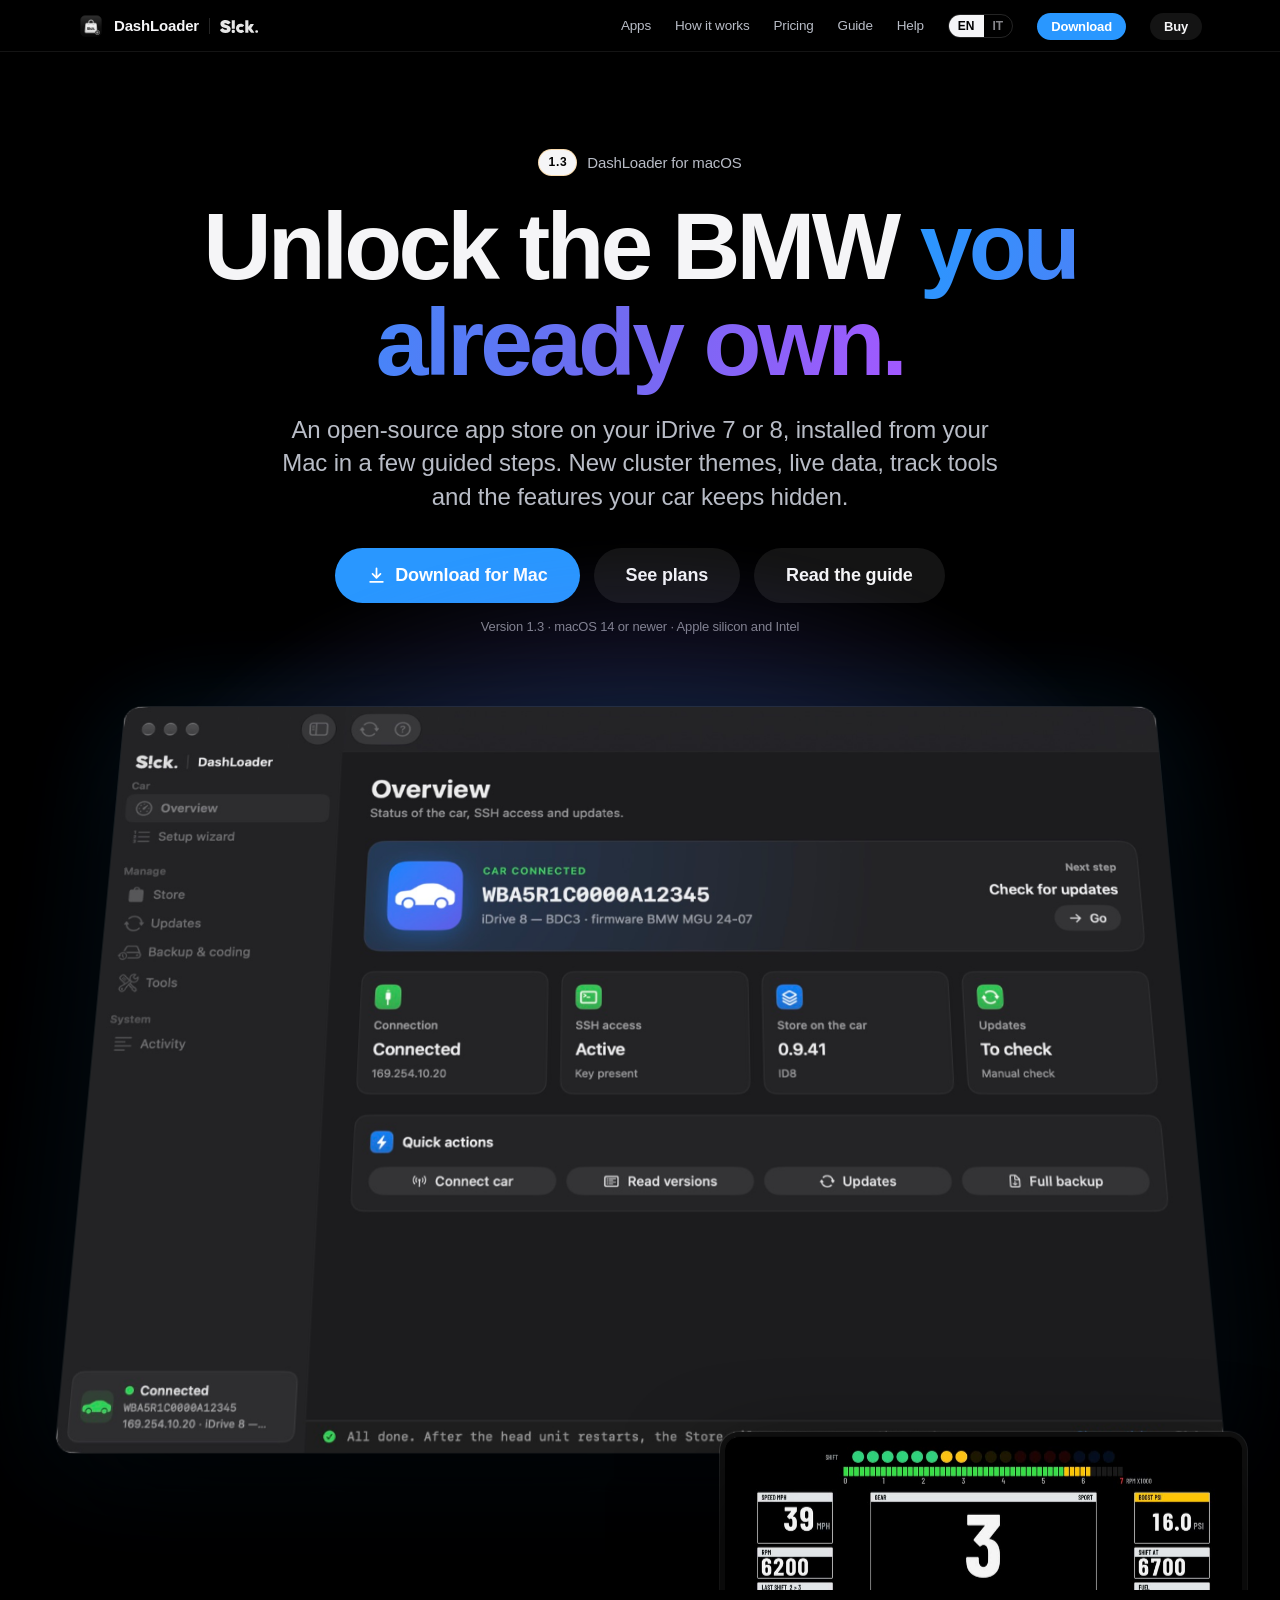
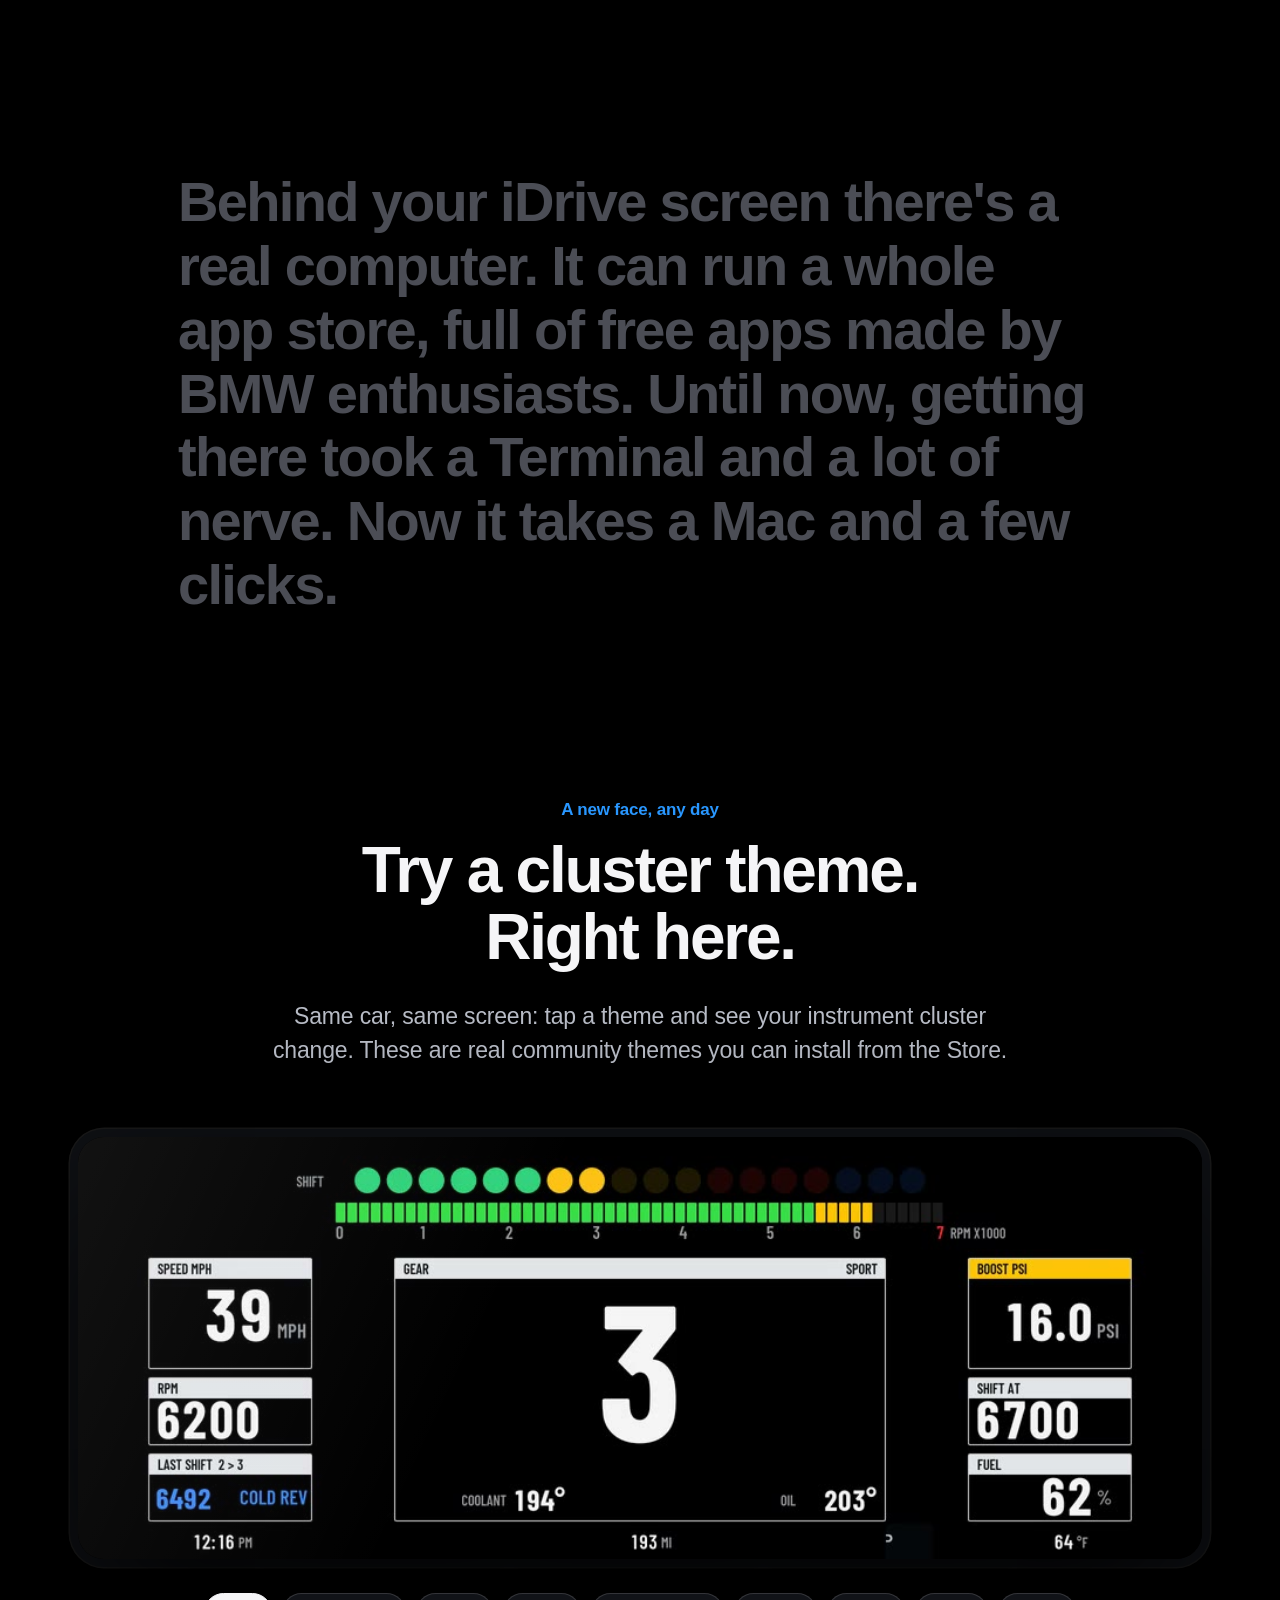
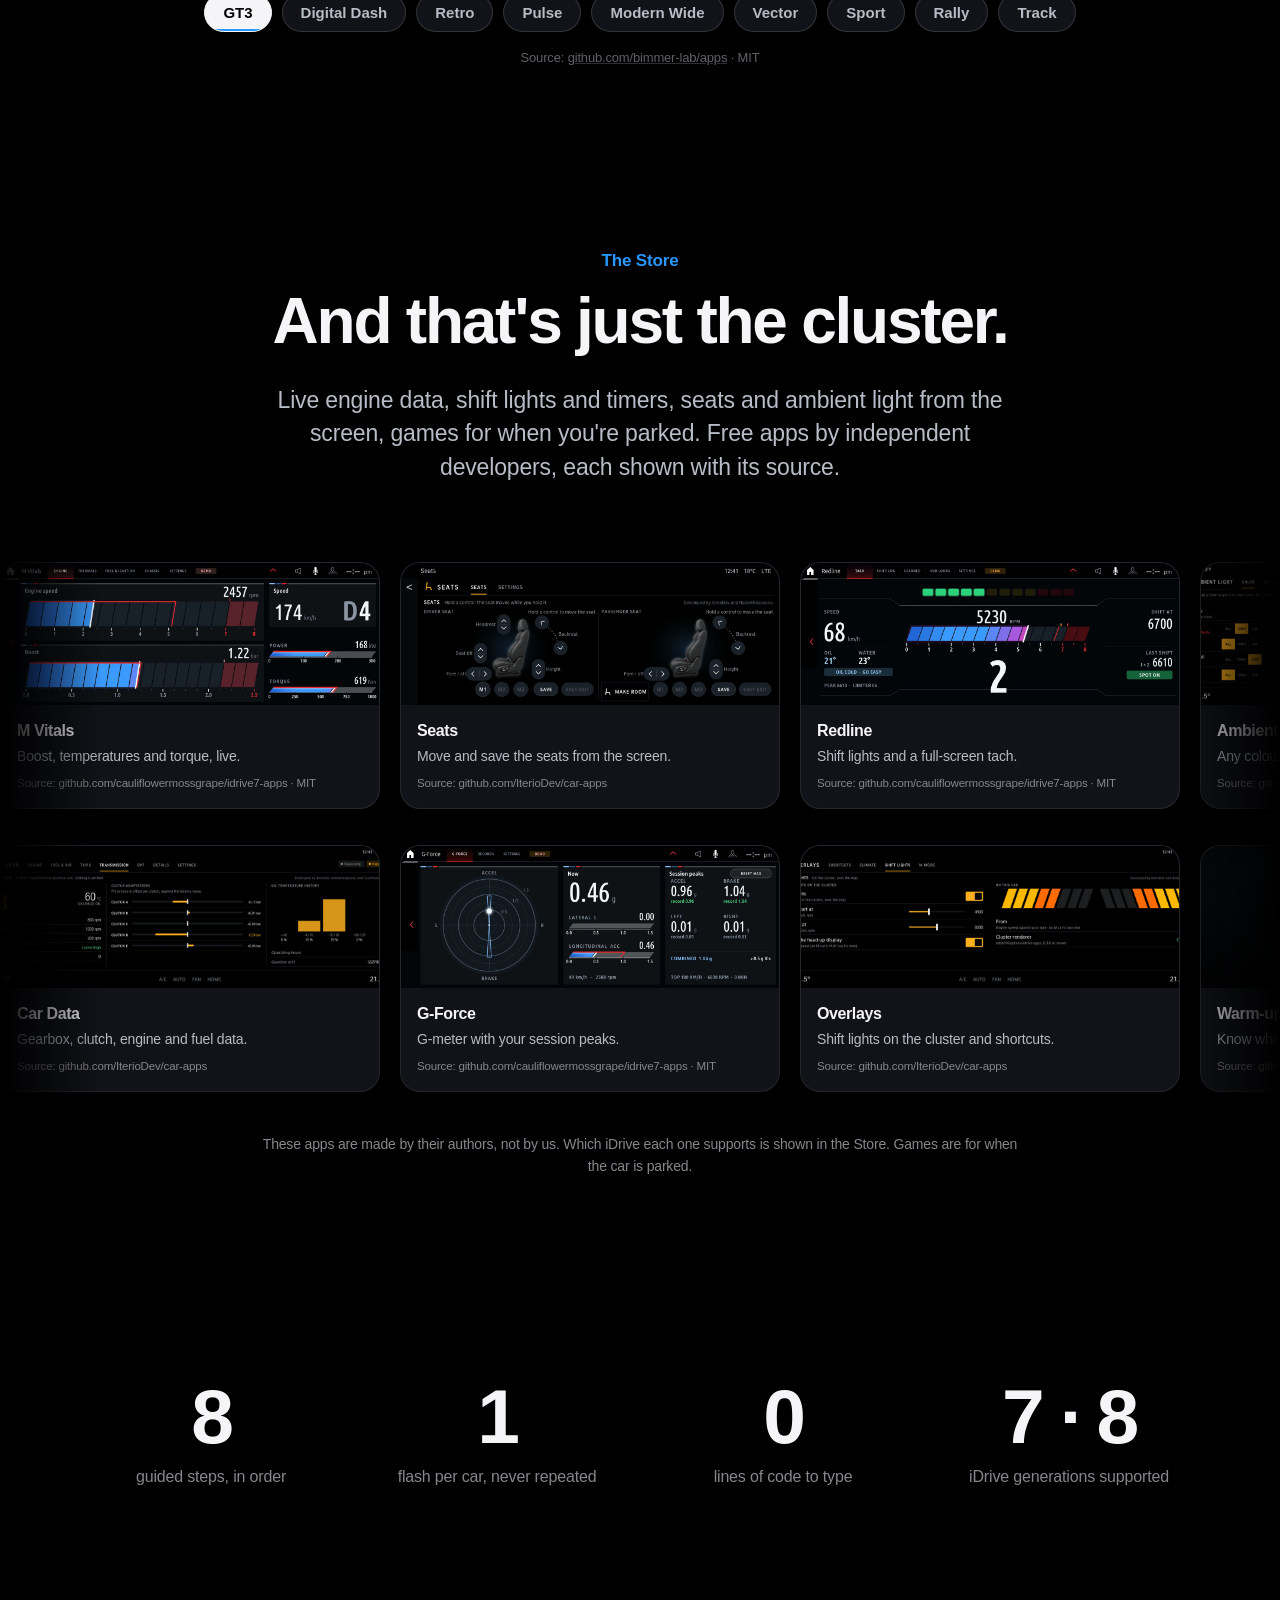
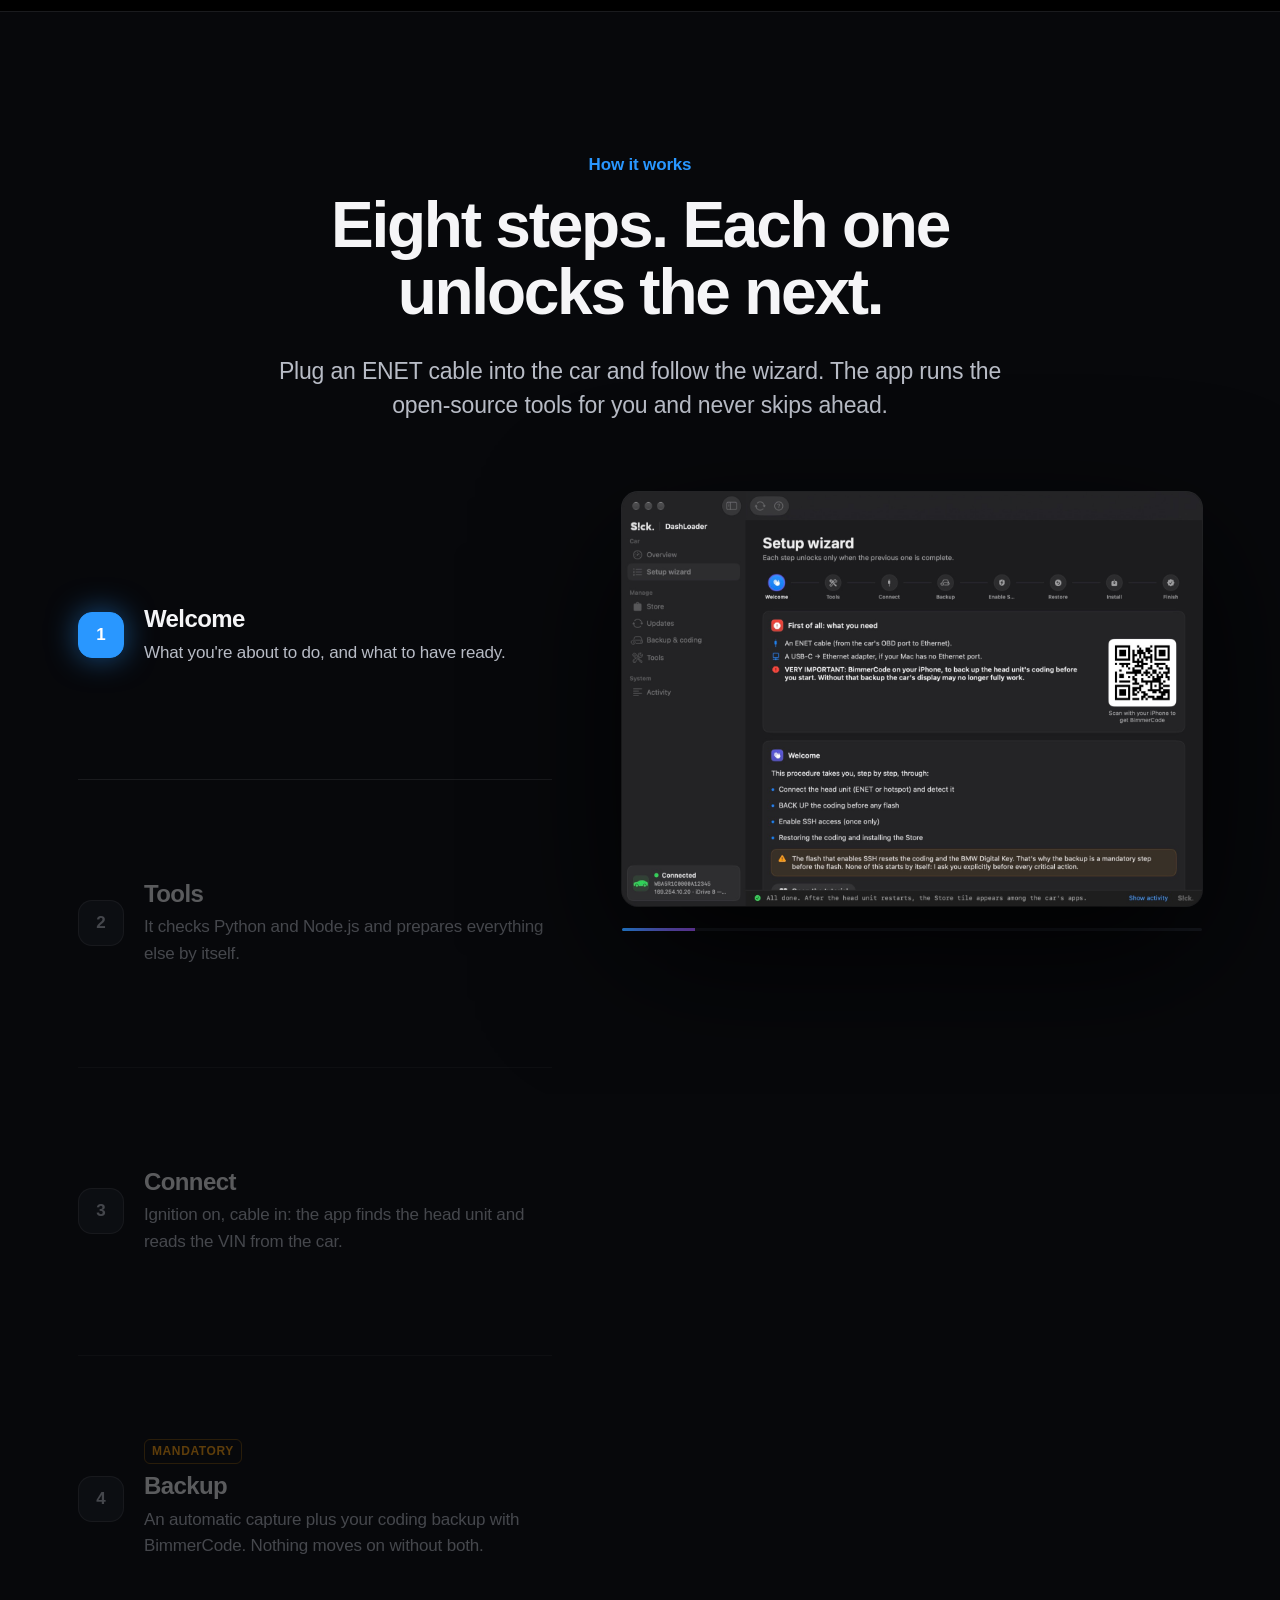
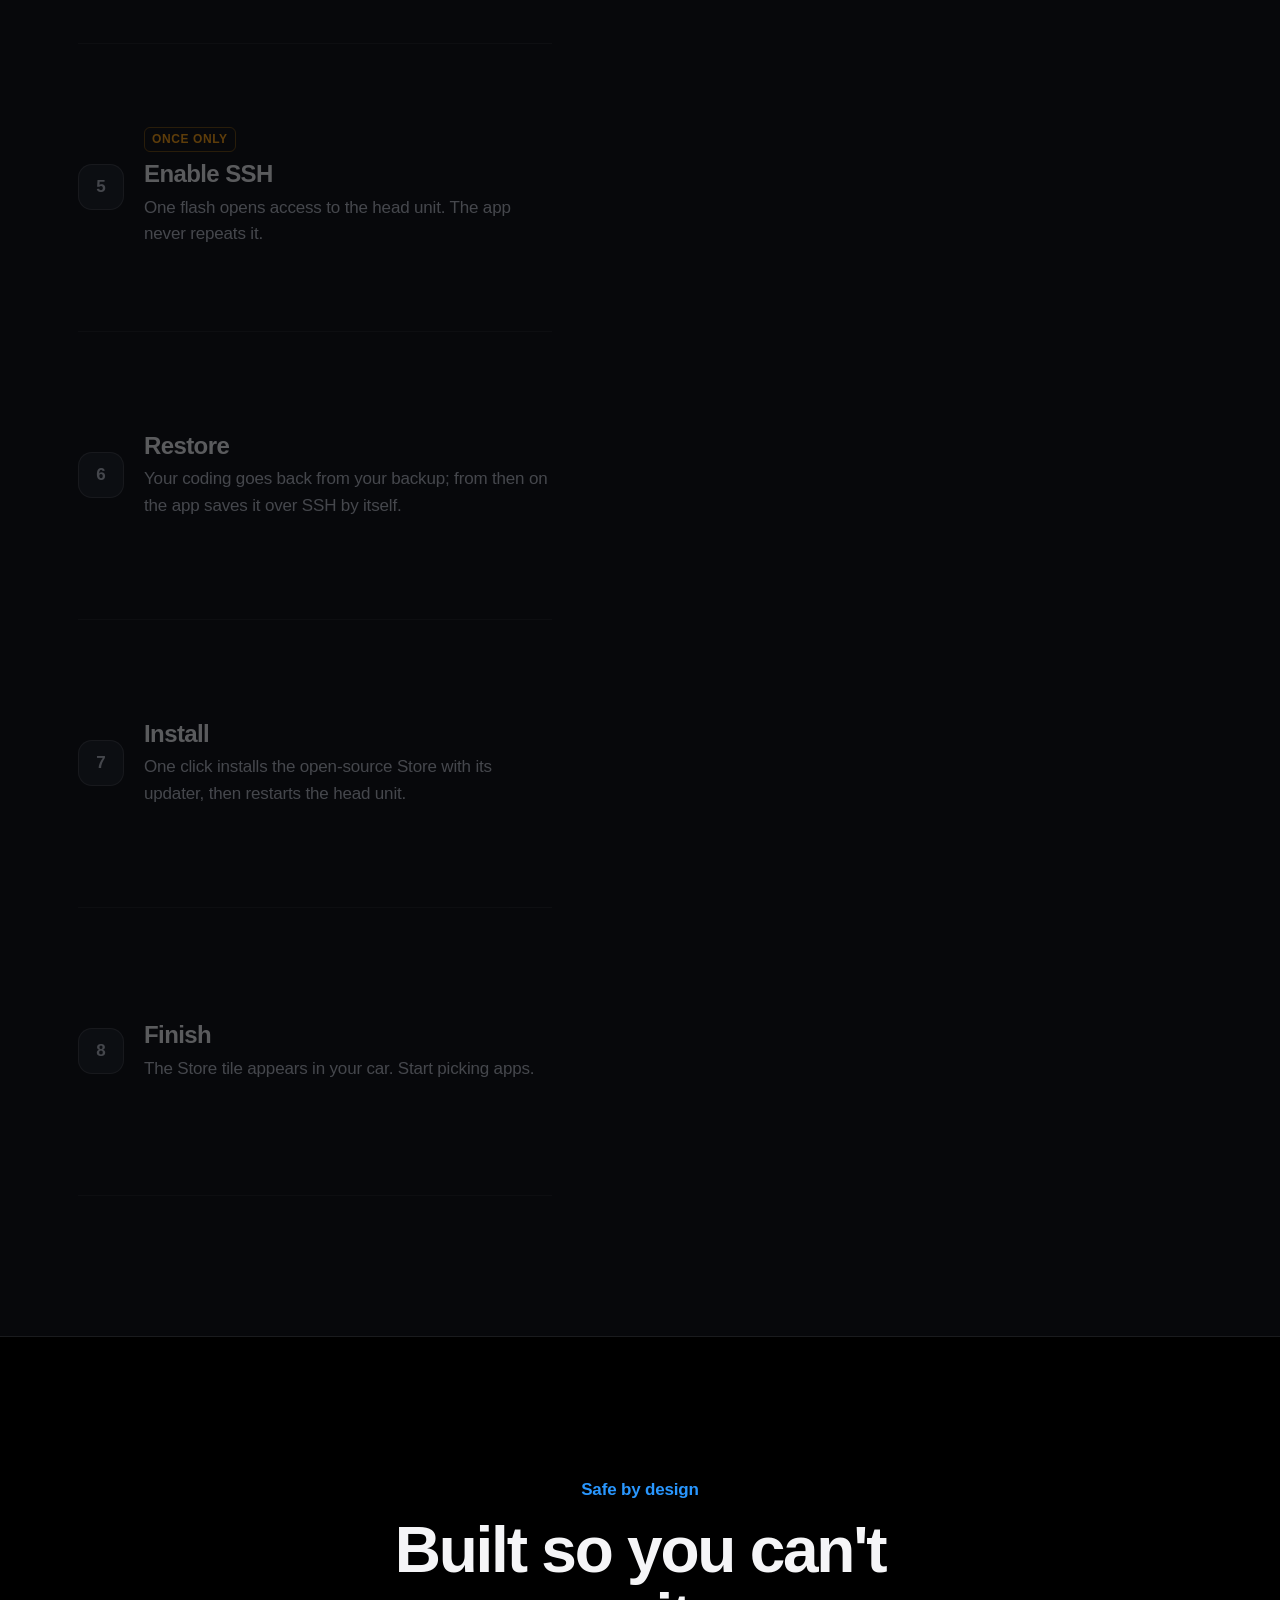
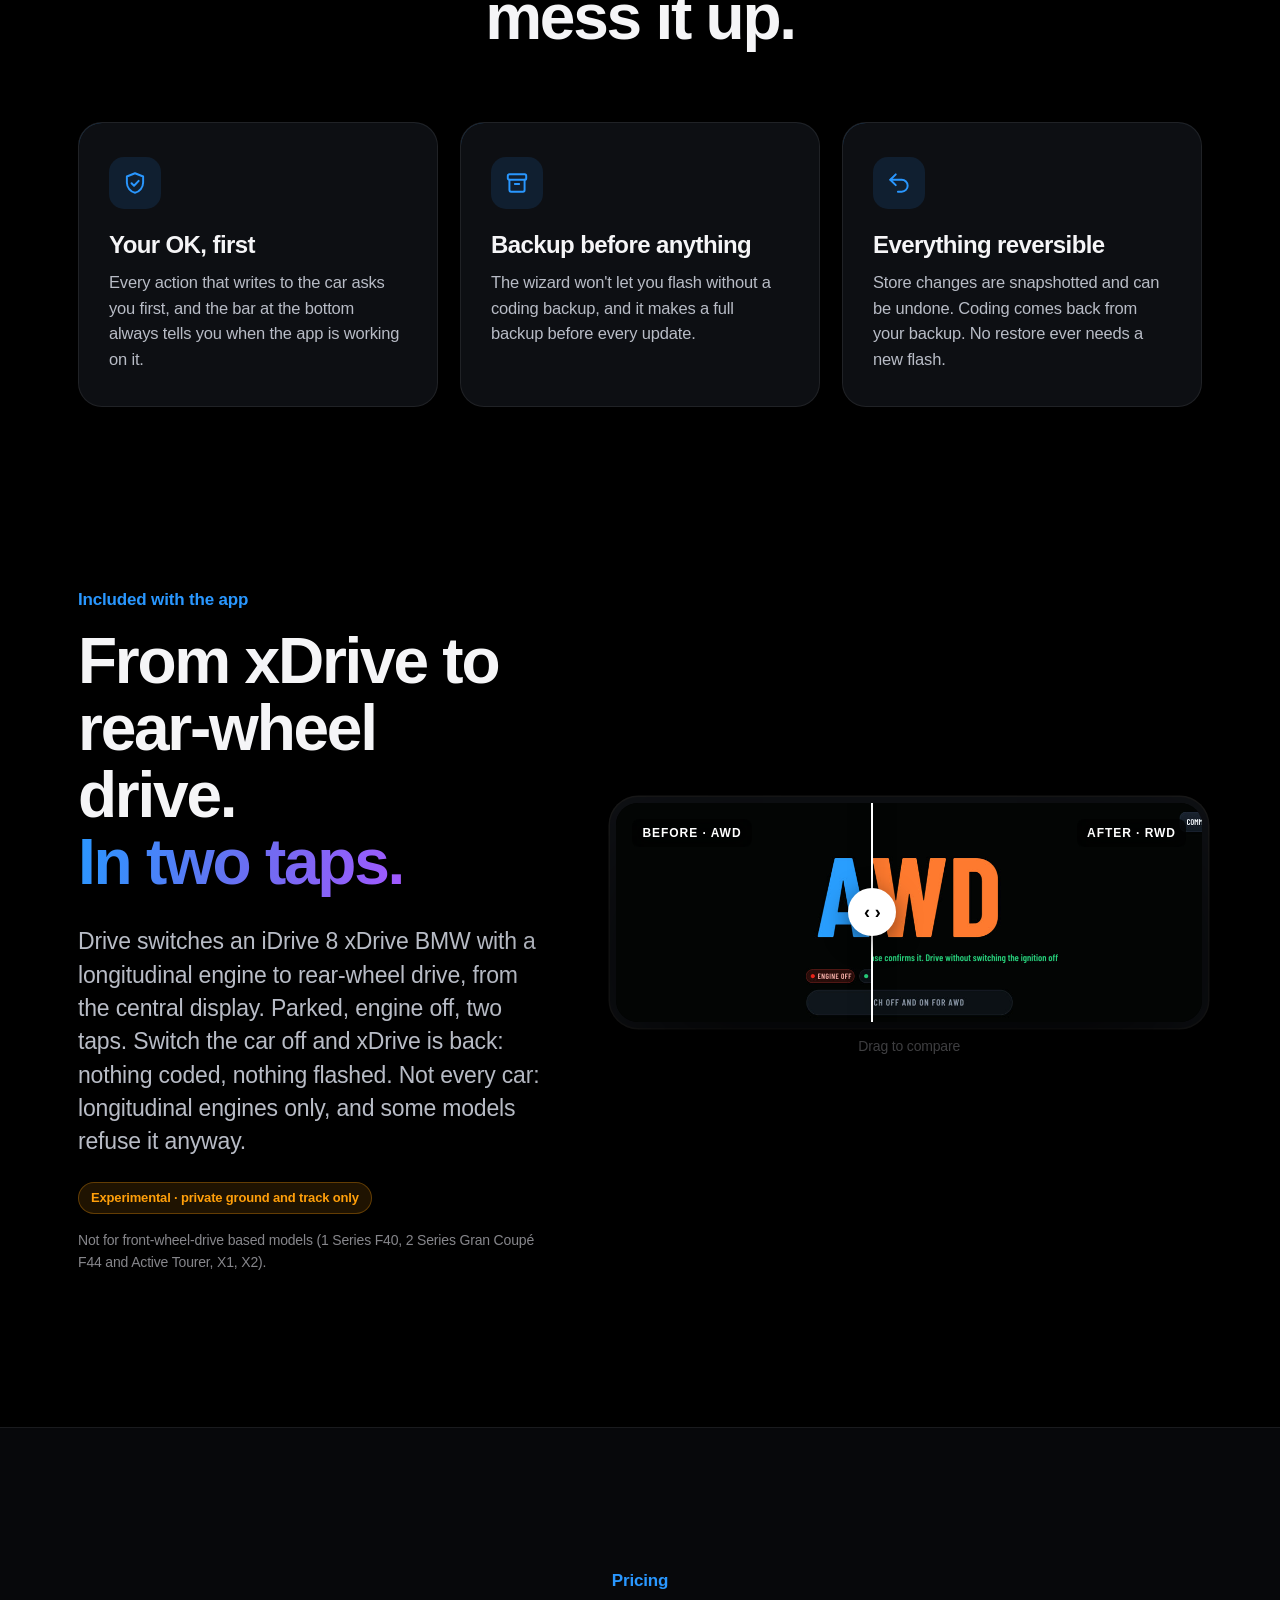
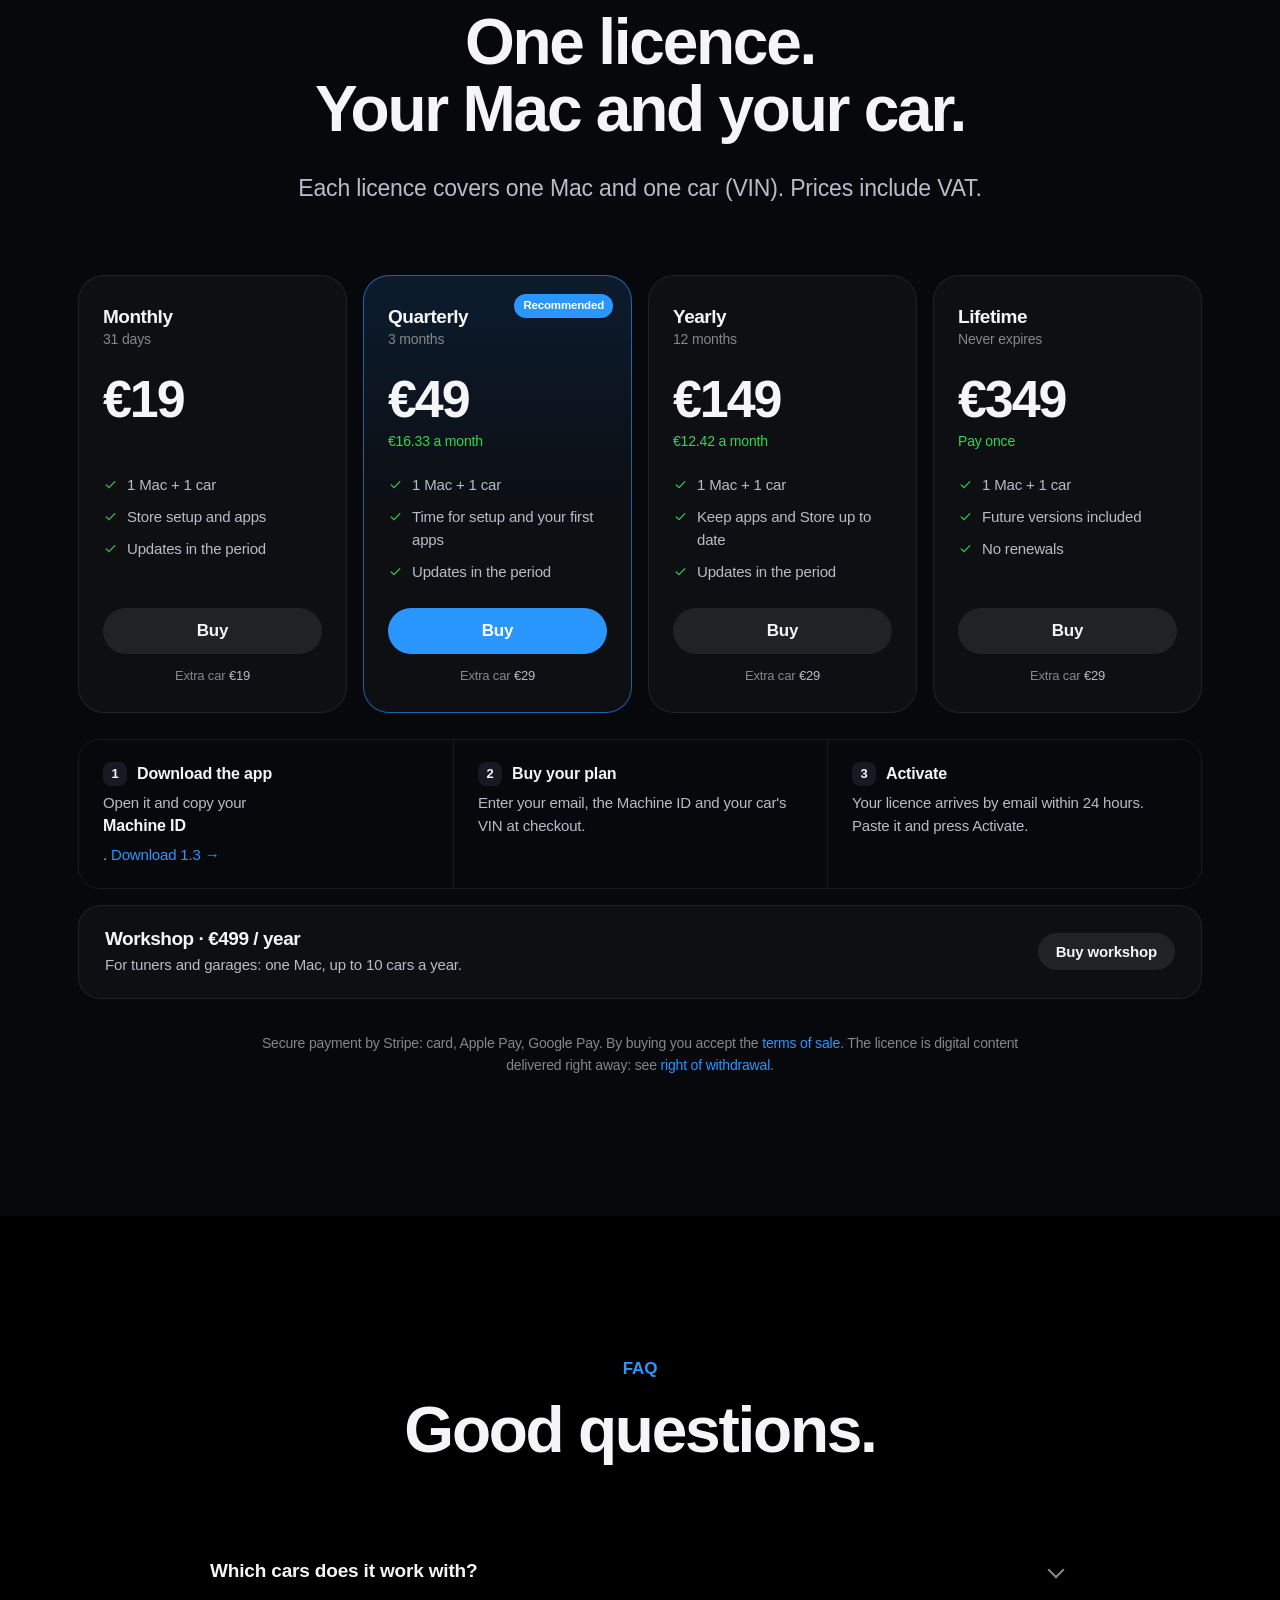
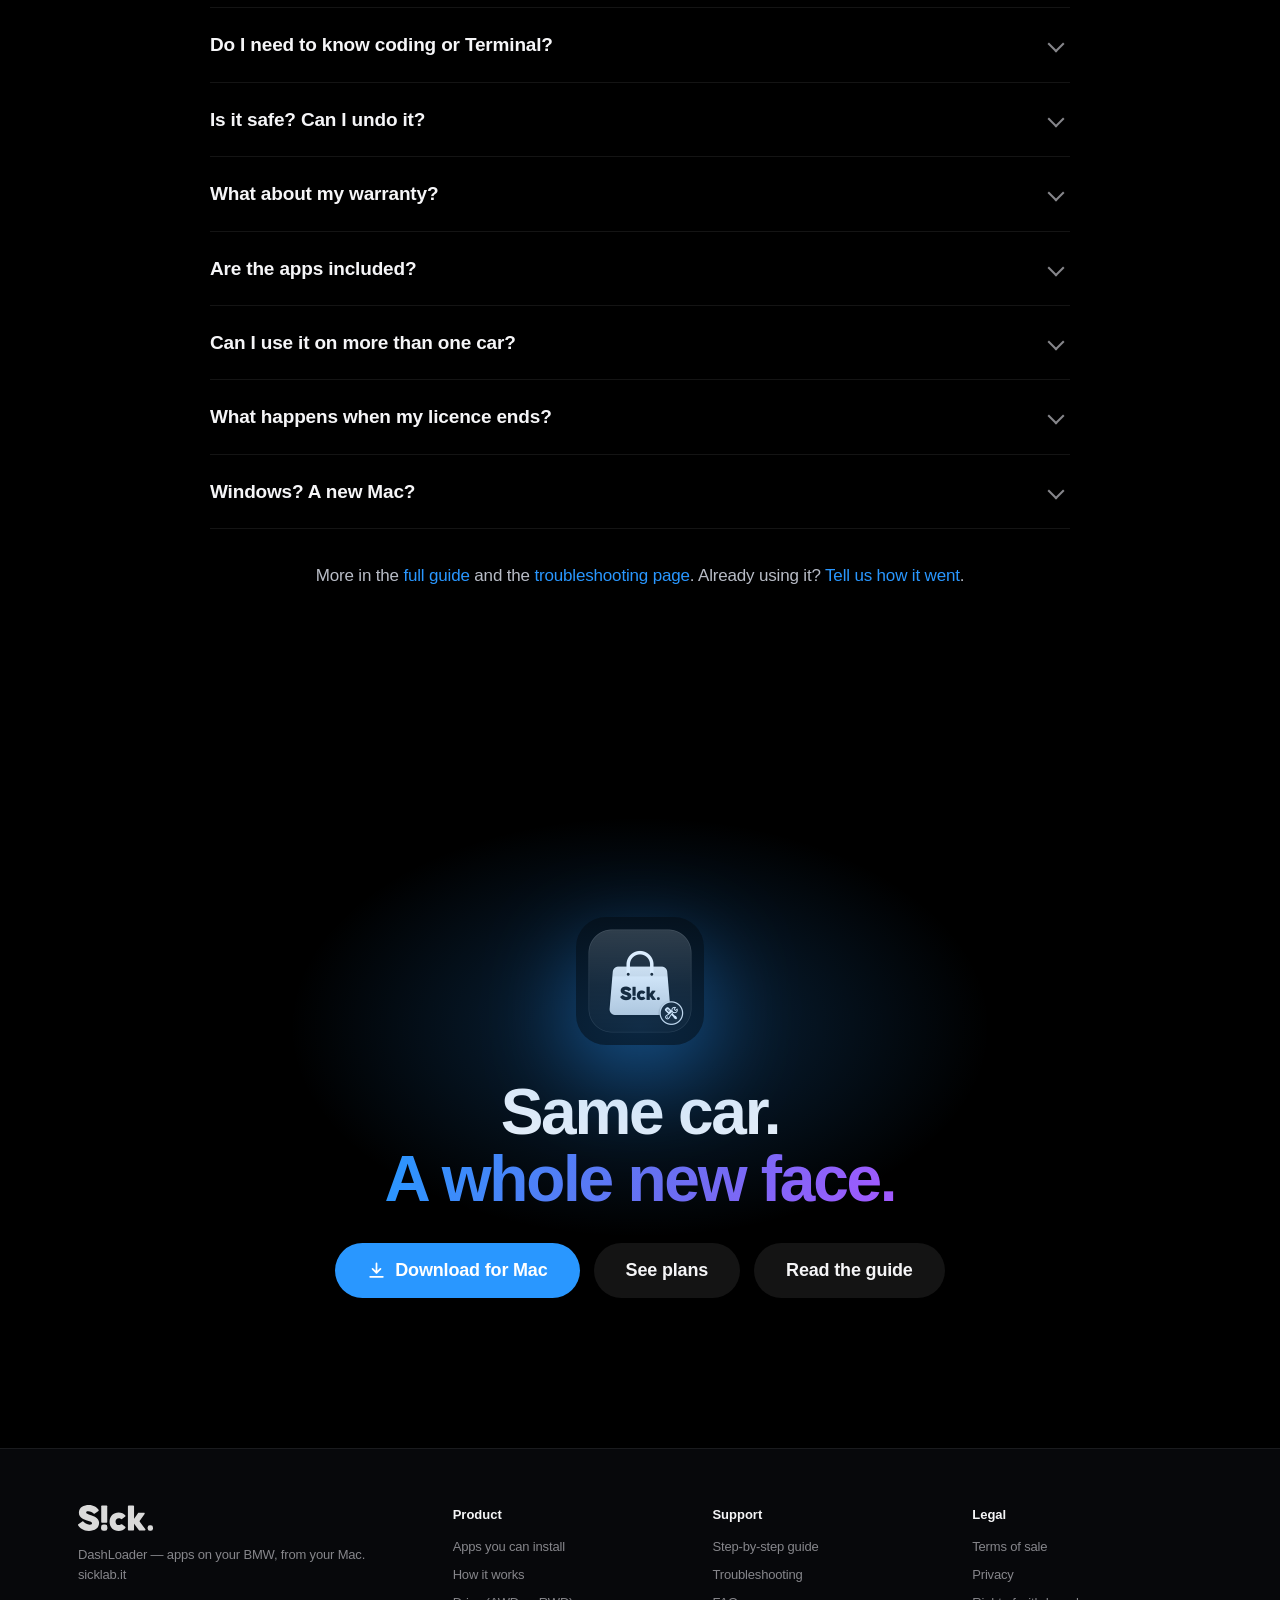
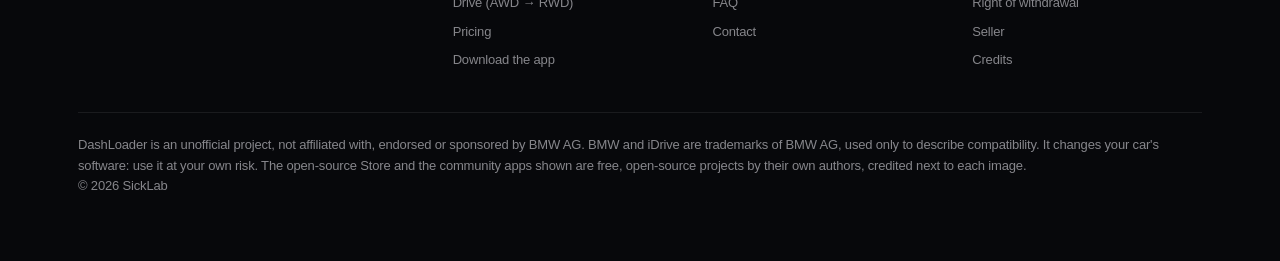
<file: index.html>
<!doctype html>
<html lang="en" data-lang="en">
<head>
<meta charset="utf-8">
<meta name="viewport" content="width=device-width, initial-scale=1, viewport-fit=cover">
<title>DashLoader — apps on your BMW, from your Mac</title>
<meta name="title-en" content="DashLoader — apps on your BMW, from your Mac"><meta name="title-it" content="DashLoader — app sulla tua BMW, dal tuo Mac">
<meta name="description" content="Install an open-source app store on your BMW iDrive 7 or 8 from your Mac: guided steps, coding backup first, no Terminal. Free community apps: cluster themes, live data, track tools.">
<meta name="theme-color" content="#000000">
<link rel="canonical" href="https://sicklab.it/">
<meta property="og:title" content="DashLoader — apps on your BMW, from your Mac"><meta property="og:description" content="Install an open-source app store on your BMW iDrive 7 or 8 from your Mac: guided steps, coding backup first, no Terminal. Free community apps: cluster themes, live data, track tools."><meta property="og:url" content="https://sicklab.it/">
<meta property="og:image" content="https://sicklab.it/assets/img/og.jpg"><meta property="og:type" content="website"><meta property="og:site_name" content="sicklab.it">
<meta name="twitter:card" content="summary_large_image">
<link rel="icon" href="assets/img/favicon.png"><link rel="apple-touch-icon" href="assets/img/apple-touch-icon.png">
<link rel="stylesheet" href="assets/site.css?v=1795721738">
</head>
<body>
<header class="nav"><div class="wrap">
  <a class="brand" href="index.html"><img class="ic" src="assets/img/icon.png" alt="">DashLoader<span class="bar"></span><img class="sk" src="assets/img/sick.svg" alt="S!ck."></a>
  <button class="menu-btn" aria-label="Menu"><svg viewBox="0 0 24 24" fill="none" stroke="currentColor" stroke-width="1.8" stroke-linecap="round"><path d="M4 8h16M4 16h16"/></svg></button>
  <nav class="links">
    <a href="index.html#apps"><span lang="en">Apps</span><span lang="it">App</span></a>
    <a href="index.html#how"><span lang="en">How it works</span><span lang="it">Come funziona</span></a>
    <a href="index.html#pricing"><span lang="en">Pricing</span><span lang="it">Prezzi</span></a>
    <a href="guide.html"><span lang="en">Guide</span><span lang="it">Guida</span></a>
    <a href="help.html"><span lang="en">Help</span><span lang="it">Aiuto</span></a>
    <span class="langsw"><button data-set="en">EN</button><button data-set="it">IT</button></span>
    <a class="btn sm" href="https://github.com/sicklab-sicklab/sicklab.it/releases/latest/download/DashLoader.dmg" rel="noopener"><span lang="en">Download</span><span lang="it">Scarica</span></a>
    <a class="btn sm ghost" href="index.html#pricing"><span lang="en">Buy</span><span lang="it">Acquista</span></a>
  </nav>
</div></header>
<main>
<!-- ═══ HERO ═══ -->
<section class="hero">
  <div class="glow"></div>
  <div class="wrap">
    <div class="kick rv"><span class="pill">1.3</span><span lang="en">DashLoader for macOS</span><span lang="it">DashLoader per macOS</span></div>
    <h1 class="rv" style="--d:.05s"><span lang="en">Unlock the BMW <span class="grad">you already own.</span></span><span lang="it">Sblocca la BMW <span class="grad">che hai già.</span></span></h1>
    <p class="sub rv" style="--d:.12s"><span lang="en">An open-source app store on your iDrive 7 or 8, installed from your Mac in a few guided steps. New cluster themes, live data, track tools and the features your car keeps hidden.</span><span lang="it">Uno store di app open source sul tuo iDrive 7 o 8, installato dal Mac in pochi passi guidati. Nuovi temi del quadro, dati in tempo reale, strumenti da pista e le funzioni che la tua auto tiene nascoste.</span></p>
    <div class="ctas rv" style="--d:.18s">
      <a class="btn lg" href="https://github.com/sicklab-sicklab/sicklab.it/releases/latest/download/DashLoader.dmg" rel="noopener"><svg class="i" viewBox="0 0 24 24" aria-hidden="true"><path d="M12 3v12m0 0-5-5m5 5 5-5M4 20h16"/></svg><span lang="en">Download for Mac</span><span lang="it">Scarica per Mac</span></a>
      <a class="btn lg ghost" href="#pricing"><span lang="en">See plans</span><span lang="it">Vedi i piani</span></a>
      <a class="btn lg ghost" href="guide.html"><span lang="en">Read the guide</span><span lang="it">Leggi la guida</span></a>
    </div>
    <div class="meta rv" style="--d:.22s"><span lang="en">Version 1.3 · macOS 14 or newer · Apple silicon and Intel</span><span lang="it">Versione 1.3 · macOS 14 o successivo · Apple silicon e Intel</span></div>
    <div class="stage">
      <div class="mac"><img src="assets/img/app/en/overview.jpg" data-src-en="assets/img/app/en/overview.jpg" data-src-it="assets/img/app/it/overview.jpg" alt="DashLoader" width="1600" height="1144"></div>
      <div class="car"><video class="loop" muted loop playsinline preload="metadata" poster="assets/img/community/gt3.jpg" src="assets/video/gt3.mp4"></video></div>
    </div>
  </div>
</section>

<!-- ═══ COS'È ═══ -->
<section>
  <div class="wrap narrow">
    <span class="eyebrow rv"><span lang="en">What it is</span><span lang="it">Cos'è</span></span>
    <p class="big-statement"><span lang="en">Behind your iDrive screen there's a real computer. It can run a whole app store, full of free apps made by BMW enthusiasts. Until now, getting there took a Terminal and a lot of nerve. Now it takes a Mac and a few clicks.</span><span lang="it">Dietro lo schermo dell'iDrive c'è un vero computer. Può far girare un intero app store, pieno di app gratuite fatte da appassionati BMW. Finora, arrivarci voleva dire Terminale e sangue freddo. Adesso bastano un Mac e qualche clic.</span></p>
  </div>
</section>

<!-- ═══ PROVA UN TEMA ═══ -->
<section id="apps" style="padding-top:40px">
  <div class="wrap">
    <div class="head-c rv">
      <span class="eyebrow"><span lang="en">A new face, any day</span><span lang="it">Una faccia nuova, quando vuoi</span></span>
      <h2><span lang="en">Try a cluster theme.<br>Right here.</span><span lang="it">Prova un tema del quadro.<br>Qui, adesso.</span></h2>
      <p class="lede"><span lang="en">Same car, same screen: tap a theme and see your instrument cluster change. These are real community themes you can install from the Store.</span><span lang="it">Stessa auto, stesso schermo: tocca un tema e guarda il quadro strumenti cambiare. Sono temi veri della community che installi dallo Store.</span></p>
    </div>
    <div class="tester rv" style="--d:.06s">
      <div class="screen">
        <video muted loop playsinline preload="metadata" poster="assets/img/community/gt3.jpg" src="assets/video/gt3.mp4"></video>
        <img src="assets/img/community/digitaldash.jpg" alt="Digital Dash" loading="lazy">
        <img src="assets/img/community/retro.jpg" alt="Retro" loading="lazy">
        <img src="assets/img/community/pulse.jpg" alt="Pulse" loading="lazy">
        <img src="assets/img/community/modernwide.jpg" alt="Modern Wide" loading="lazy">
        <img src="assets/img/community/bl-vector.jpg" alt="Vector" loading="lazy">
        <img src="assets/img/community/bl-sport.jpg" alt="Sport" loading="lazy">
        <img src="assets/img/community/bl-rally.jpg" alt="Rally" loading="lazy">
        <img src="assets/img/community/track.jpg" alt="Track" loading="lazy">
      </div>
      <div class="chips">
        <button class="chip" data-repo="bimmer-lab/apps" data-lic="MIT">GT3<span class="bar"></span></button>
        <button class="chip" data-repo="eroobeeroo/idrive7-cluster-info">Digital Dash<span class="bar"></span></button>
        <button class="chip" data-repo="eroobeeroo/idrive7-cluster-info">Retro<span class="bar"></span></button>
        <button class="chip" data-repo="eroobeeroo/idrive7-cluster-info">Pulse<span class="bar"></span></button>
        <button class="chip" data-repo="eroobeeroo/idrive7-cluster-info">Modern Wide<span class="bar"></span></button>
        <button class="chip" data-repo="bimmer-lab/apps" data-lic="MIT">Vector<span class="bar"></span></button>
        <button class="chip" data-repo="bimmer-lab/apps" data-lic="MIT">Sport<span class="bar"></span></button>
        <button class="chip" data-repo="bimmer-lab/apps" data-lic="MIT">Rally<span class="bar"></span></button>
        <button class="chip" data-repo="eroobeeroo/idrive7-cluster-info">Track<span class="bar"></span></button>
      </div>
      <div class="src"></div>
    </div>
  </div>
</section>

<!-- ═══ GALLERIA ═══ -->
<section style="padding-top:40px">
  <div class="wrap">
    <div class="head-c rv">
      <span class="eyebrow"><span lang="en">The Store</span><span lang="it">Lo Store</span></span>
      <h2><span lang="en">And that's just the cluster.</span><span lang="it">E questo è solo il quadro.</span></h2>
      <p class="lede"><span lang="en">Live engine data, shift lights and timers, seats and ambient light from the screen, games for when you're parked. Free apps by independent developers, each shown with its source.</span><span lang="it">Dati del motore dal vivo, luci di cambiata e cronometri, sedili e luci ambiente dallo schermo, giochi per quando sei fermo. App gratuite di sviluppatori indipendenti, ognuna con la sua fonte.</span></p>
    </div>
  </div>
  <div class="marquee" style="--t:70s"><div class="track"><div class="app"><div class="m"><video class="loop" muted loop playsinline preload="none" poster="assets/img/community/vitals.jpg" src="assets/video/vitals.mp4"></video></div><div class="b"><h4>M Vitals</h4><p><span lang="en">Boost, temperatures and torque, live.</span><span lang="it">Boost, temperature e coppia, dal vivo.</span></p><span class="s"><span lang="en">Source</span><span lang="it">Fonte</span>: <a href="https://github.com/cauliflowermossgrape/idrive7-apps" rel="noopener">github.com/cauliflowermossgrape/idrive7-apps</a> · MIT</span></div></div><div class="app"><div class="m"><img loading="lazy" src="assets/img/community/seats.jpg" alt="Seats"></div><div class="b"><h4>Seats</h4><p><span lang="en">Move and save the seats from the screen.</span><span lang="it">Muovi e memorizza i sedili dallo schermo.</span></p><span class="s"><span lang="en">Source</span><span lang="it">Fonte</span>: <a href="https://github.com/IterioDev/car-apps" rel="noopener">github.com/IterioDev/car-apps</a></span></div></div><div class="app"><div class="m"><video class="loop" muted loop playsinline preload="none" poster="assets/img/community/redline.jpg" src="assets/video/redline.mp4"></video></div><div class="b"><h4>Redline</h4><p><span lang="en">Shift lights and a full-screen tach.</span><span lang="it">Luci di cambiata e contagiri a tutto schermo.</span></p><span class="s"><span lang="en">Source</span><span lang="it">Fonte</span>: <a href="https://github.com/cauliflowermossgrape/idrive7-apps" rel="noopener">github.com/cauliflowermossgrape/idrive7-apps</a> · MIT</span></div></div><div class="app"><div class="m"><img loading="lazy" src="assets/img/community/ambient.jpg" alt="Ambient Light"></div><div class="b"><h4>Ambient Light</h4><p><span lang="en">Any colour, zone by zone.</span><span lang="it">Qualsiasi colore, zona per zona.</span></p><span class="s"><span lang="en">Source</span><span lang="it">Fonte</span>: <a href="https://github.com/IterioDev/car-apps" rel="noopener">github.com/IterioDev/car-apps</a></span></div></div><div class="app"><div class="m"><img loading="lazy" src="assets/img/community/enginecare.jpg" alt="Engine Care"></div><div class="b"><h4>Engine Care</h4><p><span lang="en">Oil health, cold starts, diagnostics.</span><span lang="it">Salute dell'olio, partenze a freddo, diagnosi.</span></p><span class="s"><span lang="en">Source</span><span lang="it">Fonte</span>: <a href="https://github.com/aurelmarius/bmw-apps" rel="noopener">github.com/aurelmarius/bmw-apps</a></span></div></div><div class="app"><div class="m"><video class="loop" muted loop playsinline preload="none" poster="assets/img/community/draggy.jpg" src="assets/video/draggy.mp4"></video></div><div class="b"><h4>Drag Timer</h4><p><span lang="en">0–100, 100–200, quarter mile.</span><span lang="it">0–100, 100–200, quarto di miglio.</span></p><span class="s"><span lang="en">Source</span><span lang="it">Fonte</span>: <a href="https://github.com/cauliflowermossgrape/idrive7-apps" rel="noopener">github.com/cauliflowermossgrape/idrive7-apps</a> · MIT</span></div></div><div class="app"><div class="m"><img loading="lazy" src="assets/img/community/laprecord.jpg" alt="Lap Record"></div><div class="b"><h4>Lap Record</h4><p><span lang="en">A racing game, for when you are parked.</span><span lang="it">Un gioco di corse, per quando sei fermo.</span></p><span class="s"><span lang="en">Source</span><span lang="it">Fonte</span>: <a href="https://github.com/aurelmarius/bmw-games" rel="noopener">github.com/aurelmarius/bmw-games</a></span></div></div><div style="display:contents" aria-hidden="true"><div class="app"><div class="m"><video class="loop" muted loop playsinline preload="none" poster="assets/img/community/vitals.jpg" src="assets/video/vitals.mp4"></video></div><div class="b"><h4>M Vitals</h4><p><span lang="en">Boost, temperatures and torque, live.</span><span lang="it">Boost, temperature e coppia, dal vivo.</span></p><span class="s"><span lang="en">Source</span><span lang="it">Fonte</span>: <a href="https://github.com/cauliflowermossgrape/idrive7-apps" rel="noopener">github.com/cauliflowermossgrape/idrive7-apps</a> · MIT</span></div></div><div class="app"><div class="m"><img loading="lazy" src="assets/img/community/seats.jpg" alt="Seats"></div><div class="b"><h4>Seats</h4><p><span lang="en">Move and save the seats from the screen.</span><span lang="it">Muovi e memorizza i sedili dallo schermo.</span></p><span class="s"><span lang="en">Source</span><span lang="it">Fonte</span>: <a href="https://github.com/IterioDev/car-apps" rel="noopener">github.com/IterioDev/car-apps</a></span></div></div><div class="app"><div class="m"><video class="loop" muted loop playsinline preload="none" poster="assets/img/community/redline.jpg" src="assets/video/redline.mp4"></video></div><div class="b"><h4>Redline</h4><p><span lang="en">Shift lights and a full-screen tach.</span><span lang="it">Luci di cambiata e contagiri a tutto schermo.</span></p><span class="s"><span lang="en">Source</span><span lang="it">Fonte</span>: <a href="https://github.com/cauliflowermossgrape/idrive7-apps" rel="noopener">github.com/cauliflowermossgrape/idrive7-apps</a> · MIT</span></div></div><div class="app"><div class="m"><img loading="lazy" src="assets/img/community/ambient.jpg" alt="Ambient Light"></div><div class="b"><h4>Ambient Light</h4><p><span lang="en">Any colour, zone by zone.</span><span lang="it">Qualsiasi colore, zona per zona.</span></p><span class="s"><span lang="en">Source</span><span lang="it">Fonte</span>: <a href="https://github.com/IterioDev/car-apps" rel="noopener">github.com/IterioDev/car-apps</a></span></div></div><div class="app"><div class="m"><img loading="lazy" src="assets/img/community/enginecare.jpg" alt="Engine Care"></div><div class="b"><h4>Engine Care</h4><p><span lang="en">Oil health, cold starts, diagnostics.</span><span lang="it">Salute dell'olio, partenze a freddo, diagnosi.</span></p><span class="s"><span lang="en">Source</span><span lang="it">Fonte</span>: <a href="https://github.com/aurelmarius/bmw-apps" rel="noopener">github.com/aurelmarius/bmw-apps</a></span></div></div><div class="app"><div class="m"><video class="loop" muted loop playsinline preload="none" poster="assets/img/community/draggy.jpg" src="assets/video/draggy.mp4"></video></div><div class="b"><h4>Drag Timer</h4><p><span lang="en">0–100, 100–200, quarter mile.</span><span lang="it">0–100, 100–200, quarto di miglio.</span></p><span class="s"><span lang="en">Source</span><span lang="it">Fonte</span>: <a href="https://github.com/cauliflowermossgrape/idrive7-apps" rel="noopener">github.com/cauliflowermossgrape/idrive7-apps</a> · MIT</span></div></div><div class="app"><div class="m"><img loading="lazy" src="assets/img/community/laprecord.jpg" alt="Lap Record"></div><div class="b"><h4>Lap Record</h4><p><span lang="en">A racing game, for when you are parked.</span><span lang="it">Un gioco di corse, per quando sei fermo.</span></p><span class="s"><span lang="en">Source</span><span lang="it">Fonte</span>: <a href="https://github.com/aurelmarius/bmw-games" rel="noopener">github.com/aurelmarius/bmw-games</a></span></div></div></div></div></div>
<div class="marquee rev" style="--t:82s"><div class="track"><div class="app"><div class="m"><img loading="lazy" src="assets/img/community/cardash.jpg" alt="Car Data"></div><div class="b"><h4>Car Data</h4><p><span lang="en">Gearbox, clutch, engine and fuel data.</span><span lang="it">Cambio, frizione, motore e carburante.</span></p><span class="s"><span lang="en">Source</span><span lang="it">Fonte</span>: <a href="https://github.com/IterioDev/car-apps" rel="noopener">github.com/IterioDev/car-apps</a></span></div></div><div class="app"><div class="m"><video class="loop" muted loop playsinline preload="none" poster="assets/img/community/gforce.jpg" src="assets/video/gforce.mp4"></video></div><div class="b"><h4>G-Force</h4><p><span lang="en">G-meter with your session peaks.</span><span lang="it">G-meter con i picchi della sessione.</span></p><span class="s"><span lang="en">Source</span><span lang="it">Fonte</span>: <a href="https://github.com/cauliflowermossgrape/idrive7-apps" rel="noopener">github.com/cauliflowermossgrape/idrive7-apps</a> · MIT</span></div></div><div class="app"><div class="m"><img loading="lazy" src="assets/img/community/shift.jpg" alt="Overlays"></div><div class="b"><h4>Overlays</h4><p><span lang="en">Shift lights on the cluster and shortcuts.</span><span lang="it">Luci di cambiata sul quadro e scorciatoie.</span></p><span class="s"><span lang="en">Source</span><span lang="it">Fonte</span>: <a href="https://github.com/IterioDev/car-apps" rel="noopener">github.com/IterioDev/car-apps</a></span></div></div><div class="app"><div class="m"><img loading="lazy" src="assets/img/community/warmup.jpg" alt="Warm-up"></div><div class="b"><h4>Warm-up</h4><p><span lang="en">Know when the engine is really ready.</span><span lang="it">Sai quando il motore è davvero pronto.</span></p><span class="s"><span lang="en">Source</span><span lang="it">Fonte</span>: <a href="https://github.com/eroobeeroo/idrive7-cluster-info" rel="noopener">github.com/eroobeeroo/idrive7-cluster-info</a></span></div></div><div class="app"><div class="m"><img loading="lazy" src="assets/img/community/apex.jpg" alt="Apex Chase"></div><div class="b"><h4>Apex Chase</h4><p><span lang="en">Arcade chase with the iDrive controller.</span><span lang="it">Inseguimento arcade col controller iDrive.</span></p><span class="s"><span lang="en">Source</span><span lang="it">Fonte</span>: <a href="https://github.com/aurelmarius/bmw-games" rel="noopener">github.com/aurelmarius/bmw-games</a></span></div></div><div class="app"><div class="m"><img loading="lazy" src="assets/img/community/power.jpg" alt="Power run"></div><div class="b"><h4>Power run</h4><p><span lang="en">Power and torque curves from a pull.</span><span lang="it">Curve di potenza e coppia da una tirata.</span></p><span class="s"><span lang="en">Source</span><span lang="it">Fonte</span>: <a href="https://github.com/IterioDev/car-apps" rel="noopener">github.com/IterioDev/car-apps</a></span></div></div><div style="display:contents" aria-hidden="true"><div class="app"><div class="m"><img loading="lazy" src="assets/img/community/cardash.jpg" alt="Car Data"></div><div class="b"><h4>Car Data</h4><p><span lang="en">Gearbox, clutch, engine and fuel data.</span><span lang="it">Cambio, frizione, motore e carburante.</span></p><span class="s"><span lang="en">Source</span><span lang="it">Fonte</span>: <a href="https://github.com/IterioDev/car-apps" rel="noopener">github.com/IterioDev/car-apps</a></span></div></div><div class="app"><div class="m"><video class="loop" muted loop playsinline preload="none" poster="assets/img/community/gforce.jpg" src="assets/video/gforce.mp4"></video></div><div class="b"><h4>G-Force</h4><p><span lang="en">G-meter with your session peaks.</span><span lang="it">G-meter con i picchi della sessione.</span></p><span class="s"><span lang="en">Source</span><span lang="it">Fonte</span>: <a href="https://github.com/cauliflowermossgrape/idrive7-apps" rel="noopener">github.com/cauliflowermossgrape/idrive7-apps</a> · MIT</span></div></div><div class="app"><div class="m"><img loading="lazy" src="assets/img/community/shift.jpg" alt="Overlays"></div><div class="b"><h4>Overlays</h4><p><span lang="en">Shift lights on the cluster and shortcuts.</span><span lang="it">Luci di cambiata sul quadro e scorciatoie.</span></p><span class="s"><span lang="en">Source</span><span lang="it">Fonte</span>: <a href="https://github.com/IterioDev/car-apps" rel="noopener">github.com/IterioDev/car-apps</a></span></div></div><div class="app"><div class="m"><img loading="lazy" src="assets/img/community/warmup.jpg" alt="Warm-up"></div><div class="b"><h4>Warm-up</h4><p><span lang="en">Know when the engine is really ready.</span><span lang="it">Sai quando il motore è davvero pronto.</span></p><span class="s"><span lang="en">Source</span><span lang="it">Fonte</span>: <a href="https://github.com/eroobeeroo/idrive7-cluster-info" rel="noopener">github.com/eroobeeroo/idrive7-cluster-info</a></span></div></div><div class="app"><div class="m"><img loading="lazy" src="assets/img/community/apex.jpg" alt="Apex Chase"></div><div class="b"><h4>Apex Chase</h4><p><span lang="en">Arcade chase with the iDrive controller.</span><span lang="it">Inseguimento arcade col controller iDrive.</span></p><span class="s"><span lang="en">Source</span><span lang="it">Fonte</span>: <a href="https://github.com/aurelmarius/bmw-games" rel="noopener">github.com/aurelmarius/bmw-games</a></span></div></div><div class="app"><div class="m"><img loading="lazy" src="assets/img/community/power.jpg" alt="Power run"></div><div class="b"><h4>Power run</h4><p><span lang="en">Power and torque curves from a pull.</span><span lang="it">Curve di potenza e coppia da una tirata.</span></p><span class="s"><span lang="en">Source</span><span lang="it">Fonte</span>: <a href="https://github.com/IterioDev/car-apps" rel="noopener">github.com/IterioDev/car-apps</a></span></div></div></div></div></div>
  <p class="fine"><span lang="en">These apps are made by their authors, not by us. Which iDrive each one supports is shown in the Store. Games are for when the car is parked.</span><span lang="it">Queste app sono fatte dai loro autori, non da noi. Per quale iDrive è ognuna lo trovi nello Store. I giochi sono per quando l'auto è ferma.</span></p>
</section>

<!-- ═══ NUMERI ═══ -->
<section class="tight" style="padding:60px 0 120px">
  <div class="wrap">
    <div class="stats">
      <div class="stat rv"><b data-to="8">8</b><span><span lang="en">guided steps, in order</span><span lang="it">passi guidati, in ordine</span></span></div>
      <div class="stat rv" style="--d:.08s"><b data-to="1">1</b><span><span lang="en">flash per car, never repeated</span><span lang="it">flash per auto, mai ripetuto</span></span></div>
      <div class="stat rv" style="--d:.16s"><b data-to="0">0</b><span><span lang="en">lines of code to type</span><span lang="it">righe di codice da scrivere</span></span></div>
      <div class="stat rv" style="--d:.24s"><b>7 · 8</b><span><span lang="en">iDrive generations supported</span><span lang="it">generazioni iDrive supportate</span></span></div>
    </div>
  </div>
</section>

<!-- ═══ PASSI ═══ -->
<section id="how" class="band" style="background:var(--bg1);border-top:1px solid var(--line);border-bottom:1px solid var(--line)">
  <div class="wrap">
    <div class="head-c rv">
      <span class="eyebrow"><span lang="en">How it works</span><span lang="it">Come funziona</span></span>
      <h2><span lang="en">Eight steps. Each one<br>unlocks the next.</span><span lang="it">Otto passi. Ognuno<br>sblocca il successivo.</span></h2>
      <p class="lede"><span lang="en">Plug an ENET cable into the car and follow the wizard. The app runs the open-source tools for you and never skips ahead.</span><span lang="it">Colleghi un cavo ENET all'auto e segui la procedura. L'app usa gli strumenti open source al posto tuo e non salta mai un passo.</span></p>
    </div>
    <div class="steps2">
      <ol>
        <li><h3><span lang="en">Welcome</span><span lang="it">Benvenuto</span></h3><p><span lang="en">What you're about to do, and what to have ready.</span><span lang="it">Cosa stai per fare, e cosa tenere pronto.</span></p></li>
        <li><h3><span lang="en">Tools</span><span lang="it">Strumenti</span></h3><p><span lang="en">It checks Python and Node.js and prepares everything else by itself.</span><span lang="it">Controlla Python e Node.js e prepara da solo tutto il resto.</span></p></li>
        <li><h3><span lang="en">Connect</span><span lang="it">Connetti</span></h3><p><span lang="en">Ignition on, cable in: the app finds the head unit and reads the VIN from the car.</span><span lang="it">Quadro acceso, cavo collegato: l'app trova l'unità e legge il VIN dall'auto.</span></p></li>
        <li><span class="tag"><span lang="en">Mandatory</span><span lang="it">Obbligatorio</span></span><h3>Backup</h3><p><span lang="en">An automatic capture plus your coding backup with BimmerCode. Nothing moves on without both.</span><span lang="it">Una cattura automatica più il backup della codifica con BimmerCode. Senza entrambi non si va avanti.</span></p></li>
        <li><span class="tag"><span lang="en">Once only</span><span lang="it">Una sola volta</span></span><h3><span lang="en">Enable SSH</span><span lang="it">Abilita SSH</span></h3><p><span lang="en">One flash opens access to the head unit. The app never repeats it.</span><span lang="it">Un flash apre l'accesso all'unità. L'app non lo ripete mai.</span></p></li>
        <li><h3><span lang="en">Restore</span><span lang="it">Ripristino</span></h3><p><span lang="en">Your coding goes back from your backup; from then on the app saves it over SSH by itself.</span><span lang="it">La tua codifica torna dal backup; da lì in poi l'app la salva via SSH da sola.</span></p></li>
        <li><h3><span lang="en">Install</span><span lang="it">Installa</span></h3><p><span lang="en">One click installs the open-source Store with its updater, then restarts the head unit.</span><span lang="it">Un clic installa lo Store open source con il suo updater, poi riavvia l'unità.</span></p></li>
        <li><h3><span lang="en">Finish</span><span lang="it">Fine</span></h3><p><span lang="en">The Store tile appears in your car. Start picking apps.</span><span lang="it">Il riquadro dello Store compare nell'auto. Inizia a scegliere le app.</span></p></li>
      </ol>
      <div class="sticky">
        <div class="shot">
          <img class="on" loading="lazy" src="assets/img/app/en/wizard-0.jpg" data-src-en="assets/img/app/en/wizard-0.jpg" data-src-it="assets/img/app/it/wizard-0.jpg" alt=""><img loading="lazy" src="assets/img/app/en/wizard-1.jpg" data-src-en="assets/img/app/en/wizard-1.jpg" data-src-it="assets/img/app/it/wizard-1.jpg" alt=""><img loading="lazy" src="assets/img/app/en/wizard-2.jpg" data-src-en="assets/img/app/en/wizard-2.jpg" data-src-it="assets/img/app/it/wizard-2.jpg" alt=""><img loading="lazy" src="assets/img/app/en/wizard-3.jpg" data-src-en="assets/img/app/en/wizard-3.jpg" data-src-it="assets/img/app/it/wizard-3.jpg" alt=""><img loading="lazy" src="assets/img/app/en/wizard-4.jpg" data-src-en="assets/img/app/en/wizard-4.jpg" data-src-it="assets/img/app/it/wizard-4.jpg" alt=""><img loading="lazy" src="assets/img/app/en/wizard-5.jpg" data-src-en="assets/img/app/en/wizard-5.jpg" data-src-it="assets/img/app/it/wizard-5.jpg" alt=""><img loading="lazy" src="assets/img/app/en/wizard-6.jpg" data-src-en="assets/img/app/en/wizard-6.jpg" data-src-it="assets/img/app/it/wizard-6.jpg" alt=""><img loading="lazy" src="assets/img/app/en/wizard-7.jpg" data-src-en="assets/img/app/en/wizard-7.jpg" data-src-it="assets/img/app/it/wizard-7.jpg" alt="">
        </div>
        <div class="progress"><i></i></div>
      </div>
    </div>
  </div>
</section>

<!-- ═══ SICUREZZA ═══ -->
<section>
  <div class="wrap">
    <div class="head-c rv"><span class="eyebrow"><span lang="en">Safe by design</span><span lang="it">Sicuro per scelta</span></span><h2><span lang="en">Built so you can't<br>mess it up.</span><span lang="it">Fatto perché tu<br>non possa sbagliare.</span></h2></div>
    <div class="pillars">
      <div class="pillar rv"><div class="ico"><svg class="i" viewBox="0 0 24 24" aria-hidden="true"><path d="M12 3 4.5 6v5.5c0 4.6 3.2 8.4 7.5 9.5 4.3-1.1 7.5-4.9 7.5-9.5V6z"/><path d="m8.8 12.2 2.3 2.3 4.3-4.5"/></svg></div><h3><span lang="en">Your OK, first</span><span lang="it">Prima il tuo ok</span></h3><p><span lang="en">Every action that writes to the car asks you first, and the bar at the bottom always tells you when the app is working on it.</span><span lang="it">Ogni azione che scrive sull'auto ti chiede prima conferma, e la barra in basso ti dice sempre quando l'app ci sta lavorando.</span></p></div>
      <div class="pillar rv" style="--d:.08s"><div class="ico"><svg class="i" viewBox="0 0 24 24" aria-hidden="true"><rect x="3.5" y="4" width="17" height="5" rx="1.5"/><path d="M5 9v9.5A1.5 1.5 0 0 0 6.5 20h11a1.5 1.5 0 0 0 1.5-1.5V9M10 13h4"/></svg></div><h3><span lang="en">Backup before anything</span><span lang="it">Backup prima di tutto</span></h3><p><span lang="en">The wizard won't let you flash without a coding backup, and it makes a full backup before every update.</span><span lang="it">La procedura non ti fa fare il flash senza il backup della codifica, e fa un backup completo prima di ogni aggiornamento.</span></p></div>
      <div class="pillar rv" style="--d:.16s"><div class="ico"><svg class="i" viewBox="0 0 24 24" aria-hidden="true"><path d="M9 14 4 9l5-5"/><path d="M4 9h10.5a5.5 5.5 0 0 1 0 11H11"/></svg></div><h3><span lang="en">Everything reversible</span><span lang="it">Tutto reversibile</span></h3><p><span lang="en">Store changes are snapshotted and can be undone. Coding comes back from your backup. No restore ever needs a new flash.</span><span lang="it">Le modifiche dello Store sono salvate e si possono annullare. La codifica torna dal tuo backup. Nessun ripristino richiede un nuovo flash.</span></p></div>
    </div>
  </div>
</section>

<!-- ═══ DRIVE ═══ -->
<section id="drive" style="padding-top:40px">
  <div class="wrap split">
    <div class="rv">
      <span class="eyebrow"><span lang="en">Included with the app</span><span lang="it">Inclusa con l'app</span></span>
      <h2><span lang="en">From xDrive to rear-wheel drive.<br><span class="grad">In two taps.</span></span><span lang="it">Da xDrive a trazione posteriore.<br><span class="grad">In due tocchi.</span></span></h2>
      <p class="lede"><span lang="en">Drive switches an iDrive 8 xDrive BMW with a longitudinal engine to rear-wheel drive, from the central display. Parked, engine off, two taps. Switch the car off and xDrive is back: nothing coded, nothing flashed. Not every car: longitudinal engines only, and some models refuse it anyway.</span><span lang="it">Drive porta una BMW xDrive con iDrive 8 e motore longitudinale alla trazione posteriore, dallo schermo centrale. Auto ferma, motore spento, due tocchi. Spegni l'auto e torna l'xDrive: niente codifica, niente flash. Non funziona su tutte le auto: solo motore longitudinale, e su alcuni modelli non è possibile comunque.</span></p>
      <span class="pill"><span lang="en">Experimental · private ground and track only</span><span lang="it">Sperimentale · solo aree private e pista</span></span>
      <p class="small muted" style="margin-top:16px"><span lang="en">Not for front-wheel-drive based models (1 Series F40, 2 Series Gran Coupé F44 and Active Tourer, X1, X2).</span><span lang="it">Non per i modelli a trazione anteriore di base (Serie 1 F40, Serie 2 Gran Coupé F44 e Active Tourer, X1, X2).</span></p>
    </div>
    <div class="rv" style="--d:.1s">
      <div class="ba" tabindex="0" aria-label="AWD / RWD">
        <img src="assets/img/drive/awd.jpg" alt="AWD">
        <img class="after" src="assets/img/drive/rwd.jpg" alt="RWD">
        <span class="lbl l"><span lang="en">Before · AWD</span><span lang="it">Prima · AWD</span></span><span class="lbl r"><span lang="en">After · RWD</span><span lang="it">Dopo · RWD</span></span>
        <div class="handle"></div>
      </div>
      <p class="small muted center" style="margin-top:14px"><span lang="en">Drag to compare</span><span lang="it">Trascina per confrontare</span></p>
    </div>
  </div>
</section>

<!-- ═══ PREZZI ═══ -->
<section id="pricing" style="background:var(--bg1);border-top:1px solid var(--line)">
  <div class="wrap">
    <div class="head-c rv">
      <span class="eyebrow"><span lang="en">Pricing</span><span lang="it">Prezzi</span></span>
      <h2><span lang="en">One licence.<br>Your Mac and your car.</span><span lang="it">Una licenza.<br>Il tuo Mac e la tua auto.</span></h2>
      <p class="lede"><span lang="en">Each licence covers one Mac and one car (VIN). Prices include VAT.</span><span lang="it">Ogni licenza copre un Mac e un'auto (VIN). Prezzi IVA inclusa.</span></p>
    </div>
    <div class="plans">
      <div class="plan rv">
        <h3><span lang="en">Monthly</span><span lang="it">Mensile</span></h3><div class="per"><span lang="en">31 days</span><span lang="it">31 giorni</span></div>
        <div class="price">€19</div><div class="eq">&nbsp;</div>
        <ul><li><svg class="i" viewBox="0 0 24 24" aria-hidden="true"><path d="m5 12.5 4.5 4.5L19 7.5"/></svg><span lang="en">1 Mac + 1 car</span><span lang="it">1 Mac + 1 auto</span></li><li><svg class="i" viewBox="0 0 24 24" aria-hidden="true"><path d="m5 12.5 4.5 4.5L19 7.5"/></svg><span lang="en">Store setup and apps</span><span lang="it">Installazione Store e app</span></li><li><svg class="i" viewBox="0 0 24 24" aria-hidden="true"><path d="m5 12.5 4.5 4.5L19 7.5"/></svg><span lang="en">Updates in the period</span><span lang="it">Aggiornamenti del periodo</span></li></ul>
        <a class="btn ghost" href="https://buy.stripe.com/8x214ne1LdGQ5i72Iw3gk01" rel="noopener"><span lang="en">Buy</span><span lang="it">Compra</span></a>
        <div class="extra"><span lang="en">Extra car</span><span lang="it">Auto in più</span> <a href="https://buy.stripe.com/4gM5kD6zj7isdODbf23gk0a" rel="noopener">€19</a></div>
      </div>
      <div class="plan best rv" style="--d:.06s">
        <span class="badge"><span lang="en">Recommended</span><span lang="it">Consigliato</span></span>
        <h3><span lang="en">Quarterly</span><span lang="it">Trimestrale</span></h3><div class="per"><span lang="en">3 months</span><span lang="it">3 mesi</span></div>
        <div class="price">€49</div><div class="eq"><span lang="en">€16.33 a month</span><span lang="it">16,33 € al mese</span></div>
        <ul><li><svg class="i" viewBox="0 0 24 24" aria-hidden="true"><path d="m5 12.5 4.5 4.5L19 7.5"/></svg><span lang="en">1 Mac + 1 car</span><span lang="it">1 Mac + 1 auto</span></li><li><svg class="i" viewBox="0 0 24 24" aria-hidden="true"><path d="m5 12.5 4.5 4.5L19 7.5"/></svg><span lang="en">Time for setup and your first apps</span><span lang="it">Il tempo per installare e provare le app</span></li><li><svg class="i" viewBox="0 0 24 24" aria-hidden="true"><path d="m5 12.5 4.5 4.5L19 7.5"/></svg><span lang="en">Updates in the period</span><span lang="it">Aggiornamenti del periodo</span></li></ul>
        <a class="btn" href="https://buy.stripe.com/cNidR96zj8mw7qf1Es3gk03" rel="noopener"><span lang="en">Buy</span><span lang="it">Compra</span></a>
        <div class="extra"><span lang="en">Extra car</span><span lang="it">Auto in più</span> <a href="https://buy.stripe.com/9B66oH2j3auE39Zere3gk0b" rel="noopener">€29</a></div>
      </div>
      <div class="plan rv" style="--d:.12s">
        <h3><span lang="en">Yearly</span><span lang="it">Annuale</span></h3><div class="per"><span lang="en">12 months</span><span lang="it">12 mesi</span></div>
        <div class="price">€149</div><div class="eq"><span lang="en">€12.42 a month</span><span lang="it">12,42 € al mese</span></div>
        <ul><li><svg class="i" viewBox="0 0 24 24" aria-hidden="true"><path d="m5 12.5 4.5 4.5L19 7.5"/></svg><span lang="en">1 Mac + 1 car</span><span lang="it">1 Mac + 1 auto</span></li><li><svg class="i" viewBox="0 0 24 24" aria-hidden="true"><path d="m5 12.5 4.5 4.5L19 7.5"/></svg><span lang="en">Keep apps and Store up to date</span><span lang="it">App e Store sempre aggiornati</span></li><li><svg class="i" viewBox="0 0 24 24" aria-hidden="true"><path d="m5 12.5 4.5 4.5L19 7.5"/></svg><span lang="en">Updates in the period</span><span lang="it">Aggiornamenti del periodo</span></li></ul>
        <a class="btn ghost" href="https://buy.stripe.com/bJefZhe1L5akdOD96U3gk05" rel="noopener"><span lang="en">Buy</span><span lang="it">Compra</span></a>
        <div class="extra"><span lang="en">Extra car</span><span lang="it">Auto in più</span> <a href="https://buy.stripe.com/9B6bJ1f5P1Y86mb96U3gk0c" rel="noopener">€29</a></div>
      </div>
      <div class="plan rv" style="--d:.18s">
        <h3>Lifetime</h3><div class="per"><span lang="en">Never expires</span><span lang="it">Non scade mai</span></div>
        <div class="price">€349</div><div class="eq"><span lang="en">Pay once</span><span lang="it">Paghi una volta</span></div>
        <ul><li><svg class="i" viewBox="0 0 24 24" aria-hidden="true"><path d="m5 12.5 4.5 4.5L19 7.5"/></svg><span lang="en">1 Mac + 1 car</span><span lang="it">1 Mac + 1 auto</span></li><li><svg class="i" viewBox="0 0 24 24" aria-hidden="true"><path d="m5 12.5 4.5 4.5L19 7.5"/></svg><span lang="en">Future versions included</span><span lang="it">Versioni future incluse</span></li><li><svg class="i" viewBox="0 0 24 24" aria-hidden="true"><path d="m5 12.5 4.5 4.5L19 7.5"/></svg><span lang="en">No renewals</span><span lang="it">Nessun rinnovo</span></li></ul>
        <a class="btn ghost" href="https://buy.stripe.com/bJe9AT5vfdGQfWLere3gk07" rel="noopener"><span lang="en">Buy</span><span lang="it">Compra</span></a>
        <div class="extra"><span lang="en">Extra car</span><span lang="it">Auto in più</span> <a href="https://buy.stripe.com/8x25kD9Lv7isbGv5UI3gk0d" rel="noopener">€29</a></div>
      </div>
    </div>
    <div class="how-buy rv">
      <div><b><i>1</i><span lang="en">Download the app</span><span lang="it">Scarica l'app</span></b><span lang="en">Open it and copy your <b>Machine ID</b>.</span><span lang="it">Aprila e copia il tuo <b>Machine ID</b>.</span> <a href="https://github.com/sicklab-sicklab/sicklab.it/releases/latest/download/DashLoader.dmg" rel="noopener"><span lang="en">Download</span><span lang="it">Scarica</span> 1.3 →</a></div>
      <div><b><i>2</i><span lang="en">Buy your plan</span><span lang="it">Compra il piano</span></b><span lang="en">Enter your email, the Machine ID and your car's VIN at checkout.</span><span lang="it">Al pagamento inserisci email, Machine ID e VIN dell'auto.</span></div>
      <div><b><i>3</i><span lang="en">Activate</span><span lang="it">Attiva</span></b><span lang="en">Your licence arrives by email within 24 hours. Paste it and press Activate.</span><span lang="it">La licenza arriva via email entro 24 ore. Incollala e premi Attiva.</span></div>
    </div>
    <div class="workshop rv">
      <div><h3><span lang="en">Workshop</span><span lang="it">Officina</span> · €499 / <span lang="en">year</span><span lang="it">anno</span></h3><p><span lang="en">For tuners and garages: one Mac, up to 10 cars a year.</span><span lang="it">Per preparatori e officine: un Mac, fino a 10 auto all'anno.</span></p></div>
      <a class="btn ghost sm" href="https://buy.stripe.com/eVq4gzf5PdGQ6mb0Ao3gk09" rel="noopener" style="padding:10px 18px;font-size:15px"><span lang="en">Buy workshop</span><span lang="it">Compra officina</span></a>
    </div>
    <p class="fine"><span lang="en">Secure payment by Stripe: card, Apple Pay, Google Pay. By buying you accept the <a href="legal.html#terms">terms of sale</a>. The licence is digital content delivered right away: see <a href="legal.html#withdrawal">right of withdrawal</a>.</span><span lang="it">Pagamento sicuro con Stripe: carta, Apple Pay, Google Pay. Acquistando accetti le <a href="legal.html#terms">condizioni di vendita</a>. La licenza è un contenuto digitale consegnato subito: vedi <a href="legal.html#withdrawal">diritto di recesso</a>.</span></p>
  </div>
</section>



<!-- ═══ FAQ ═══ -->
<section id="faq">
  <div class="wrap">
    <div class="head-c rv"><span class="eyebrow">FAQ</span><h2><span lang="en">Good questions.</span><span lang="it">Domande giuste.</span></h2></div>
    <div class="faq rv">
      <details><summary><span lang="en">Which cars does it work with?</span><span lang="it">Con quali auto funziona?</span></summary><div><span lang="en">BMW with an MGU head unit: iDrive 7, or iDrive 8 (BDC3 or BCP). The app reads your head unit and VIN when you connect. Not sure? <a href="mailto:info@sicklab.it">Write to us</a> with model and year before buying.</span><span lang="it">BMW con unità MGU: iDrive 7, oppure iDrive 8 (BDC3 o BCP). L'app legge unità e VIN quando ti colleghi. Non sei sicuro? <a href="mailto:info@sicklab.it">Scrivici</a> modello e anno prima di comprare.</span></div></details>
      <details><summary><span lang="en">Do I need to know coding or Terminal?</span><span lang="it">Devo saper programmare o usare il Terminale?</span></summary><div><span lang="en">No. The app runs the open-source tools for you and walks you through eight steps with clear buttons. You confirm every action that writes to the car.</span><span lang="it">No. L'app usa gli strumenti open source al posto tuo e ti guida in otto passi con pulsanti chiari. Confermi tu ogni azione che scrive sull'auto.</span></div></details>
      <details><summary><span lang="en">Is it safe? Can I undo it?</span><span lang="it">È sicuro? Posso tornare indietro?</span></summary><div><span lang="en">Enabling access flashes the head unit once: it resets its coding and deletes the BMW Digital Key pairings. That's why the app makes you back up the coding first and guides you through the restore. Store changes are reversible and need no new flash. It's still unofficial software that changes your car: use it at your own risk.</span><span lang="it">Abilitare l'accesso fa un flash dell'unità una volta: ne azzera la codifica e cancella gli abbinamenti della BMW Digital Key. Per questo l'app ti fa fare prima il backup della codifica e ti guida nel ripristino. Le modifiche dello Store sono reversibili e non richiedono un nuovo flash. Resta un software non ufficiale che modifica l'auto: lo usi a tuo rischio.</span></div></details>
      <details><summary><span lang="en">What about my warranty?</span><span lang="it">E la garanzia?</span></summary><div><span lang="en">It changes the head unit's software. A dealer update can remove it, and the manufacturer may refuse warranty for problems caused by modifications. If your car is under warranty, think about it first.</span><span lang="it">Modifica il software dell'unità. Un aggiornamento in concessionaria può rimuoverlo, e il costruttore può rifiutare la garanzia per problemi causati da modifiche. Se l'auto è in garanzia, valuta bene prima.</span></div></details>
      <details><summary><span lang="en">Are the apps included?</span><span lang="it">Le app sono comprese?</span></summary><div><span lang="en">The Store and the community apps are free and open source, made by their own developers. The licence pays for DashLoader, the Mac app that installs and manages them. Drive (AWD/RWD) comes with it.</span><span lang="it">Lo Store e le app della community sono gratuite e open source, fatte dai loro sviluppatori. La licenza paga DashLoader, l'app per Mac che le installa e le gestisce. Drive (AWD/RWD) è inclusa.</span></div></details>
      <details><summary><span lang="en">Can I use it on more than one car?</span><span lang="it">Posso usarla su più auto?</span></summary><div><span lang="en">Yes: add an extra car licence for each VIN. All your cars work at the same time, each with its own expiry. Garages can take the Workshop plan.</span><span lang="it">Sì: aggiungi una licenza auto in più per ogni VIN. Tutte le auto funzionano insieme, ognuna con la sua scadenza. Le officine possono prendere il piano Officina.</span></div></details>
      <details><summary><span lang="en">What happens when my licence ends?</span><span lang="it">Cosa succede quando la licenza scade?</span></summary><div><span lang="en">The Mac app locks until you add a new licence; an expired licence can't be used again. The Store and the apps already in your car keep working.</span><span lang="it">L'app per Mac si blocca finché non aggiungi una nuova licenza; una licenza scaduta non si riusa. Lo Store e le app già nell'auto continuano a funzionare.</span></div></details>
      <details><summary><span lang="en">Windows? A new Mac?</span><span lang="it">Windows? Un Mac nuovo?</span></summary><div><span lang="en">It's a macOS app (macOS 14 or newer). The licence is tied to one Mac: if you change it, <a href="mailto:info@sicklab.it">write to us</a> with the new Machine ID.</span><span lang="it">È un'app per macOS (macOS 14 o successivo). La licenza è legata a un Mac: se lo cambi, <a href="mailto:info@sicklab.it">scrivici</a> con il nuovo Machine ID.</span></div></details>
    </div>
    <p class="center" style="margin-top:34px"><span lang="en">More in the <a href="guide.html">full guide</a> and the <a href="help.html">troubleshooting page</a>. Already using it? <a href="mailto:info@sicklab.it">Tell us how it went</a>.</span><span lang="it">Altro nella <a href="guide.html">guida completa</a> e nella <a href="help.html">pagina dei problemi</a>. La usi già? <a href="mailto:info@sicklab.it">Raccontaci com'è andata</a>.</span></p>
  </div>
</section>

<!-- ═══ FINALE ═══ -->
<section class="final">
  <div class="glow"></div>
  <div class="wrap">
    <img class="icon rv" src="assets/img/icon.png" alt="">
    <h2 class="rv" style="--d:.06s"><span lang="en">Same car.<br><span class="grad">A whole new face.</span></span><span lang="it">Stessa auto.<br><span class="grad">Una faccia tutta nuova.</span></span></h2>
    <div class="ctas rv" style="--d:.12s">
      <a class="btn lg" href="https://github.com/sicklab-sicklab/sicklab.it/releases/latest/download/DashLoader.dmg" rel="noopener"><svg class="i" viewBox="0 0 24 24" aria-hidden="true"><path d="M12 3v12m0 0-5-5m5 5 5-5M4 20h16"/></svg><span lang="en">Download for Mac</span><span lang="it">Scarica per Mac</span></a>
      <a class="btn lg ghost" href="#pricing"><span lang="en">See plans</span><span lang="it">Vedi i piani</span></a>
      <a class="btn lg ghost" href="guide.html"><span lang="en">Read the guide</span><span lang="it">Leggi la guida</span></a>
    </div>
  </div>
</section>

</main>
<footer><div class="wrap">
  <div class="cols">
    <div>
      <img class="sk" src="assets/img/sick.svg" alt="S!ck.">
      <p><span lang="en">DashLoader — apps on your BMW, from your Mac.</span><span lang="it">DashLoader — app sulla tua BMW, dal tuo Mac.</span><br>sicklab.it</p>
    </div>
    <div><h4><span lang="en">Product</span><span lang="it">Prodotto</span></h4><a href="index.html#apps"><span lang="en">Apps you can install</span><span lang="it">App che puoi installare</span></a><a href="index.html#how"><span lang="en">How it works</span><span lang="it">Come funziona</span></a><a href="index.html#drive">Drive (AWD → RWD)</a><a href="index.html#pricing"><span lang="en">Pricing</span><span lang="it">Prezzi</span></a><a href="https://github.com/sicklab-sicklab/sicklab.it/releases/latest/download/DashLoader.dmg" rel="noopener"><span lang="en">Download the app</span><span lang="it">Scarica l'app</span></a></div>
    <div><h4><span lang="en">Support</span><span lang="it">Supporto</span></h4><a href="guide.html"><span lang="en">Step-by-step guide</span><span lang="it">Guida passo passo</span></a><a href="help.html"><span lang="en">Troubleshooting</span><span lang="it">Risoluzione problemi</span></a><a href="index.html#faq">FAQ</a><a href="mailto:info@sicklab.it"><span lang="en">Contact</span><span lang="it">Contatti</span></a></div>
    <div><h4><span lang="en">Legal</span><span lang="it">Note legali</span></h4><a href="legal.html#terms"><span lang="en">Terms of sale</span><span lang="it">Condizioni di vendita</span></a><a href="legal.html#privacy">Privacy</a><a href="legal.html#withdrawal"><span lang="en">Right of withdrawal</span><span lang="it">Diritto di recesso</span></a><a href="legal.html#seller"><span lang="en">Seller</span><span lang="it">Venditore</span></a><a href="legal.html#credits"><span lang="en">Credits</span><span lang="it">Crediti</span></a></div>
  </div>
  <div class="legal"><span lang="en">DashLoader is an unofficial project, not affiliated with, endorsed or sponsored by BMW AG. BMW and iDrive are trademarks of BMW AG, used only to describe compatibility. It changes your car's software: use it at your own risk. The open-source Store and the community apps shown are free, open-source projects by their own authors, credited next to each image.</span><span lang="it">DashLoader è un progetto non ufficiale, non affiliato, approvato o sponsorizzato da BMW AG. BMW e iDrive sono marchi di BMW AG, citati solo per indicare la compatibilità. Modifica il software della tua auto: lo usi a tuo rischio. Lo Store open source e le app della community mostrate sono progetti gratuiti e open source dei loro autori, citati accanto a ogni immagine.</span><br>© 2026 SickLab</div>
</div></footer>
<script src="assets/site.js?v=1795721738"></script>
</body>
</html>
</file>
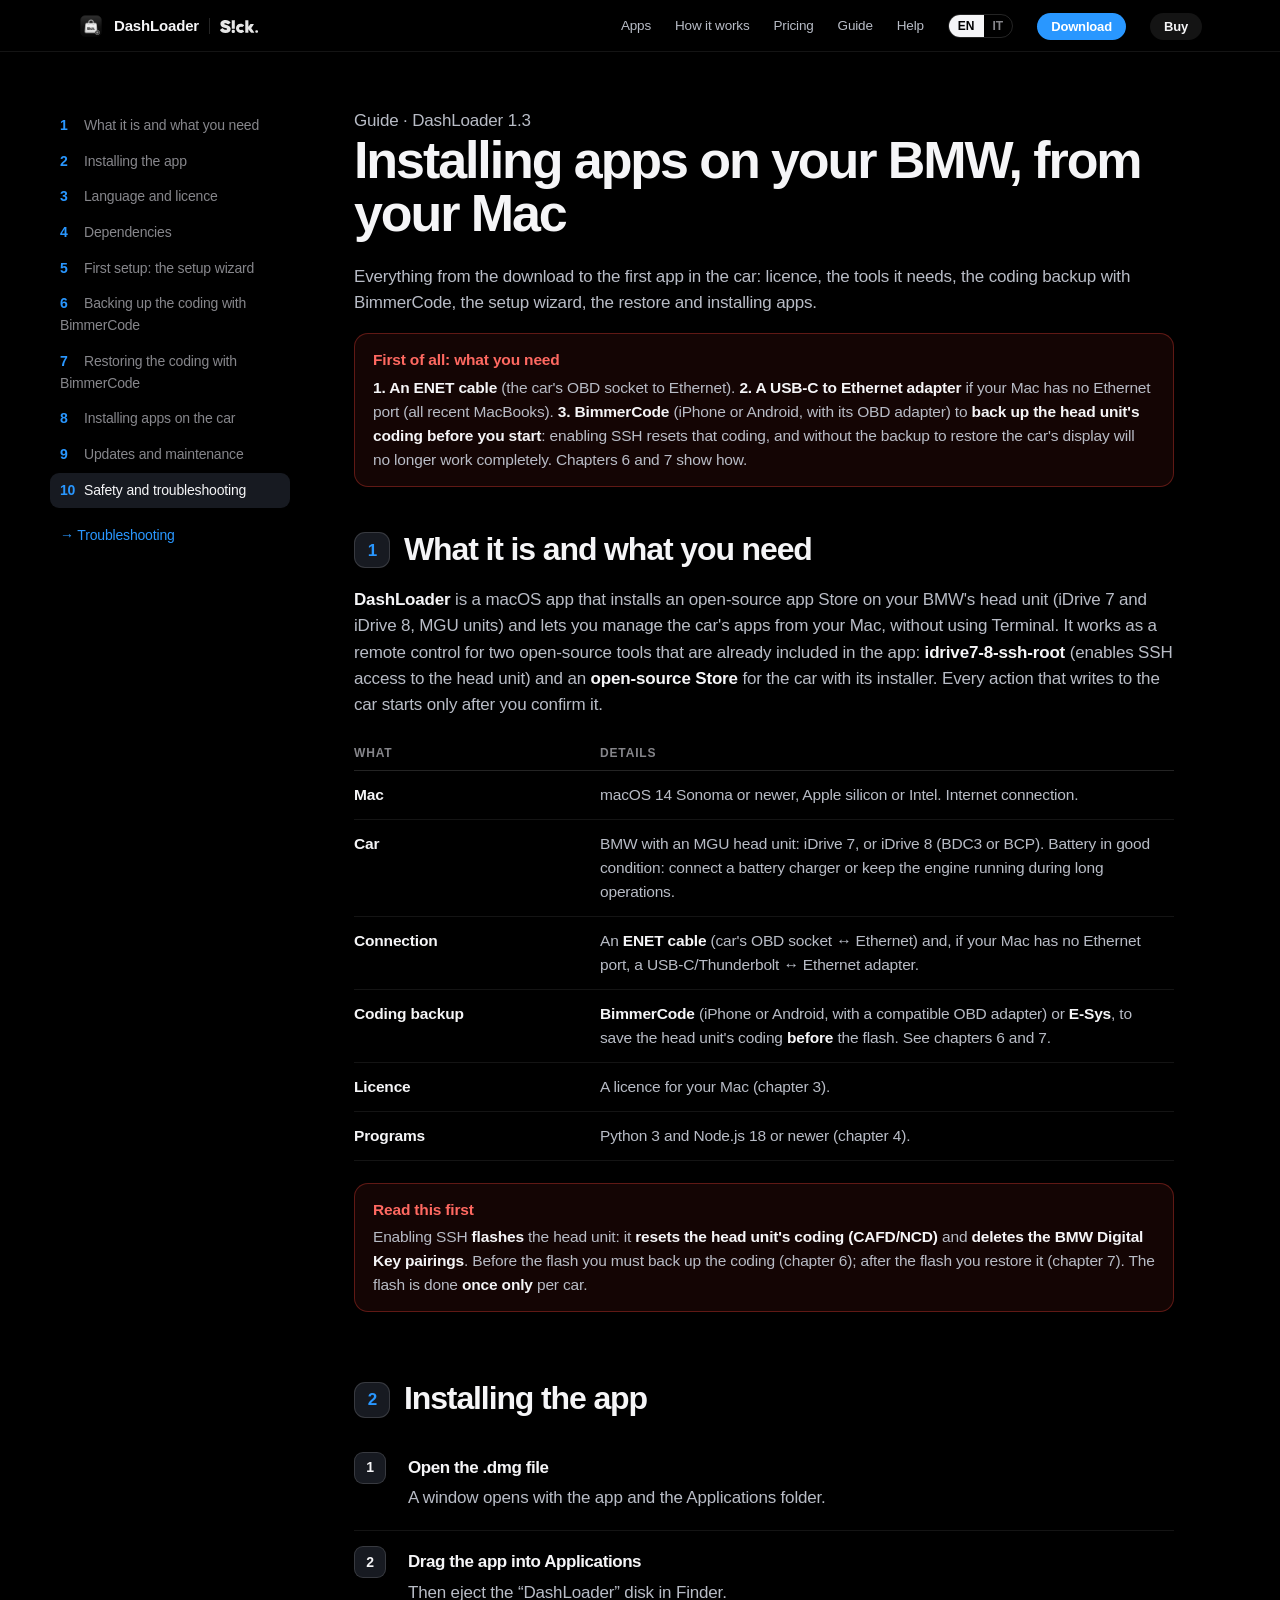
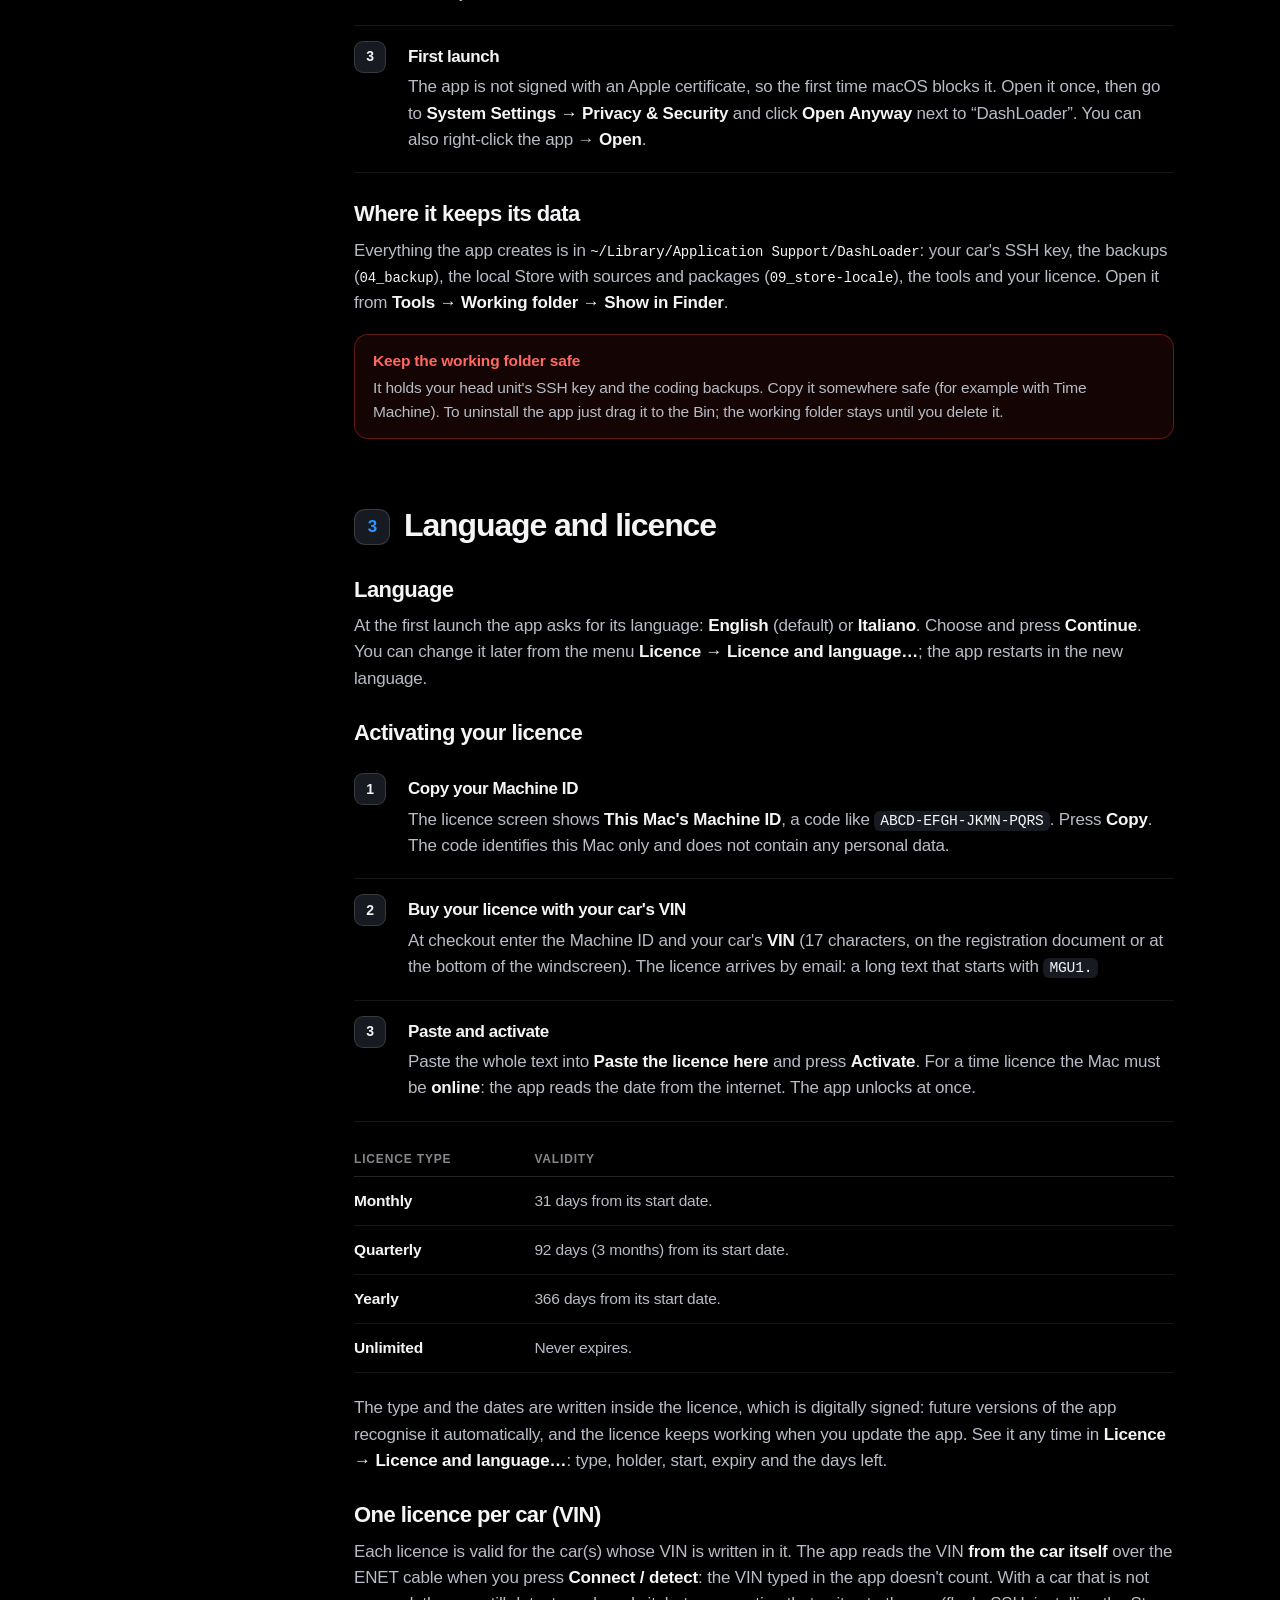
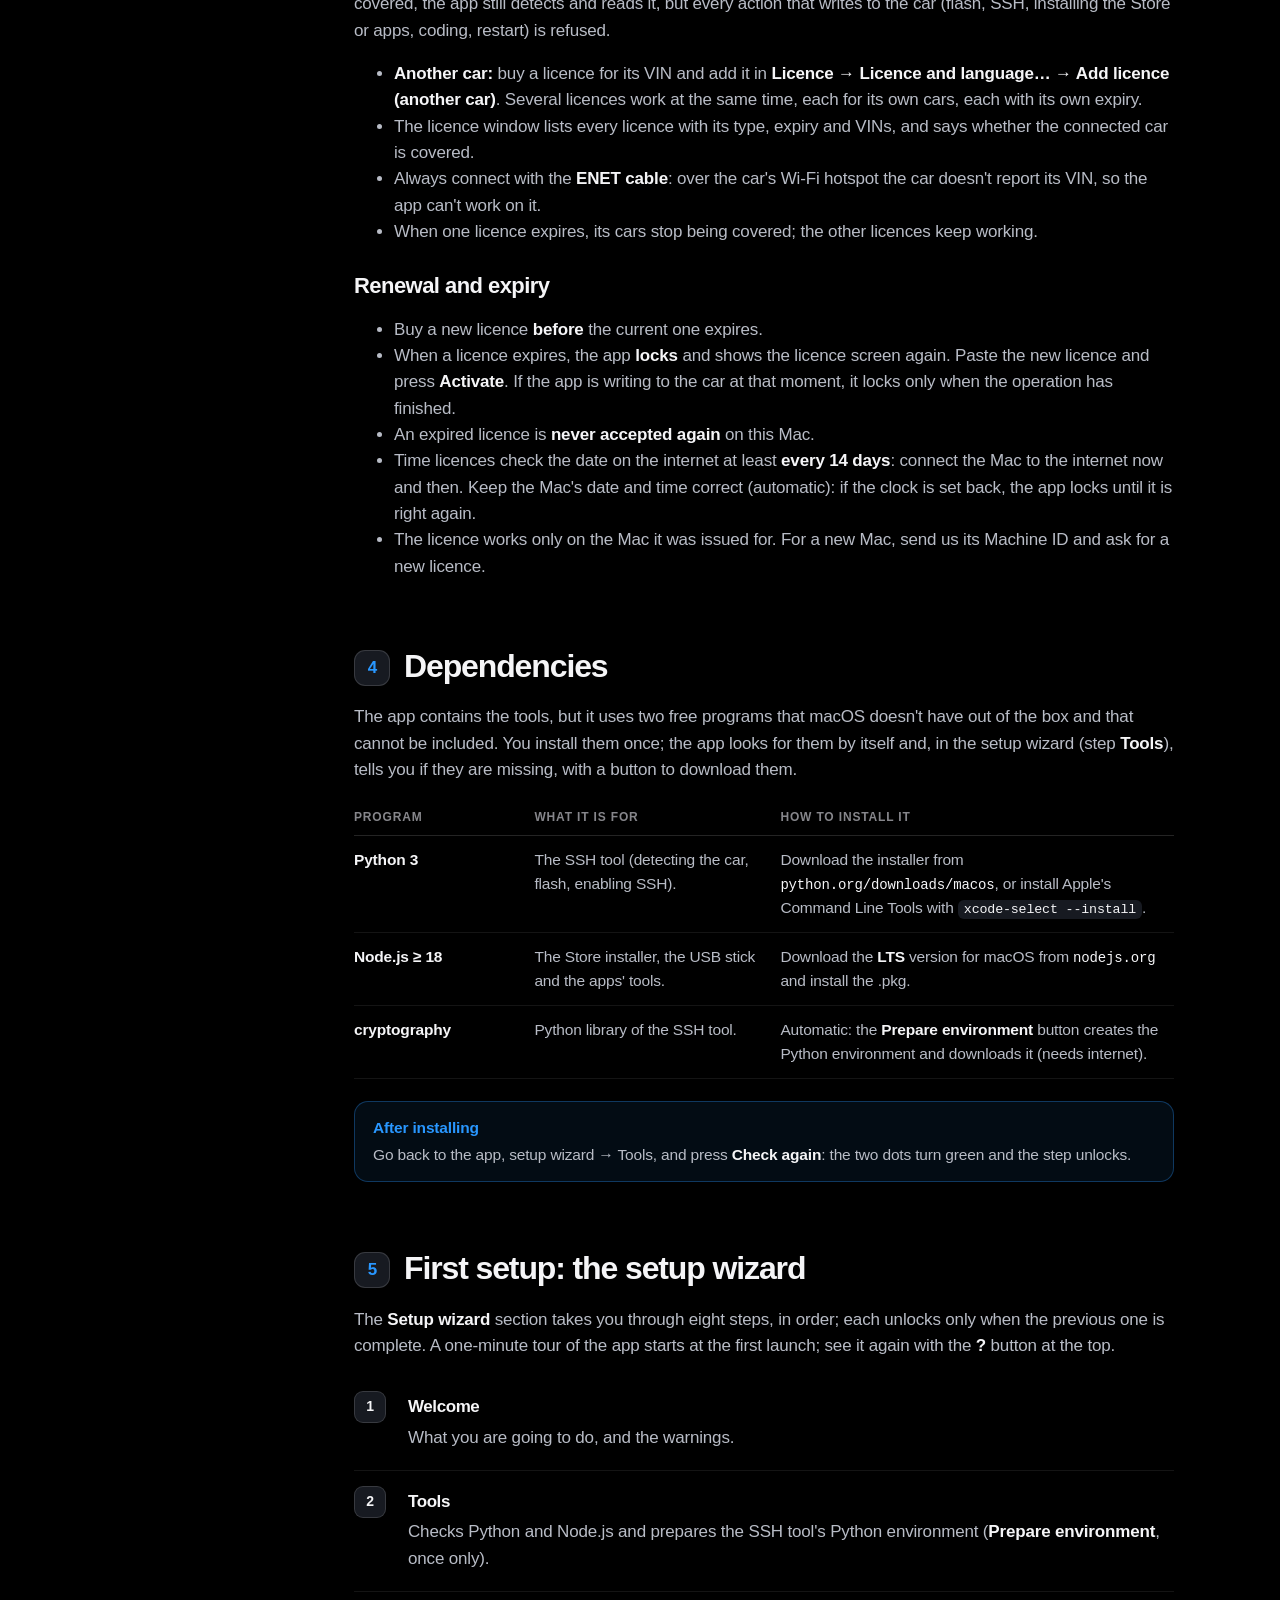
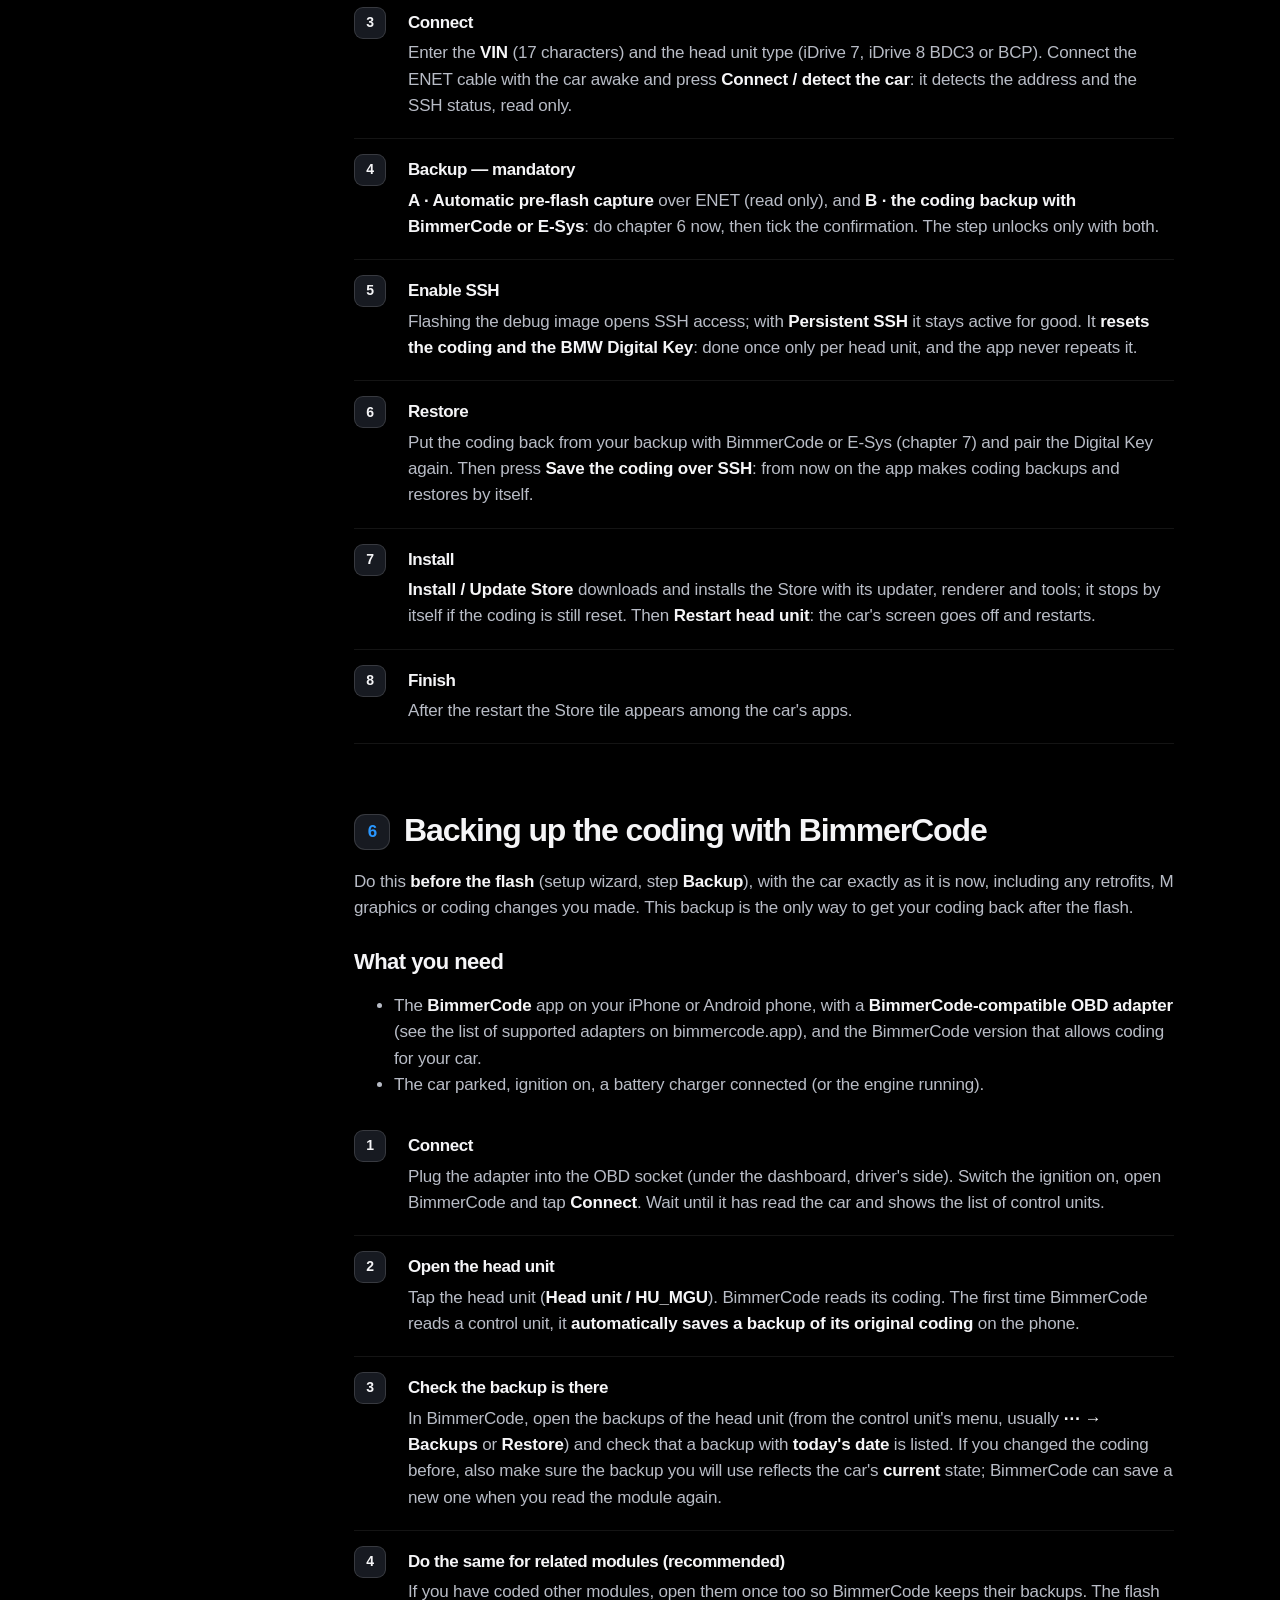
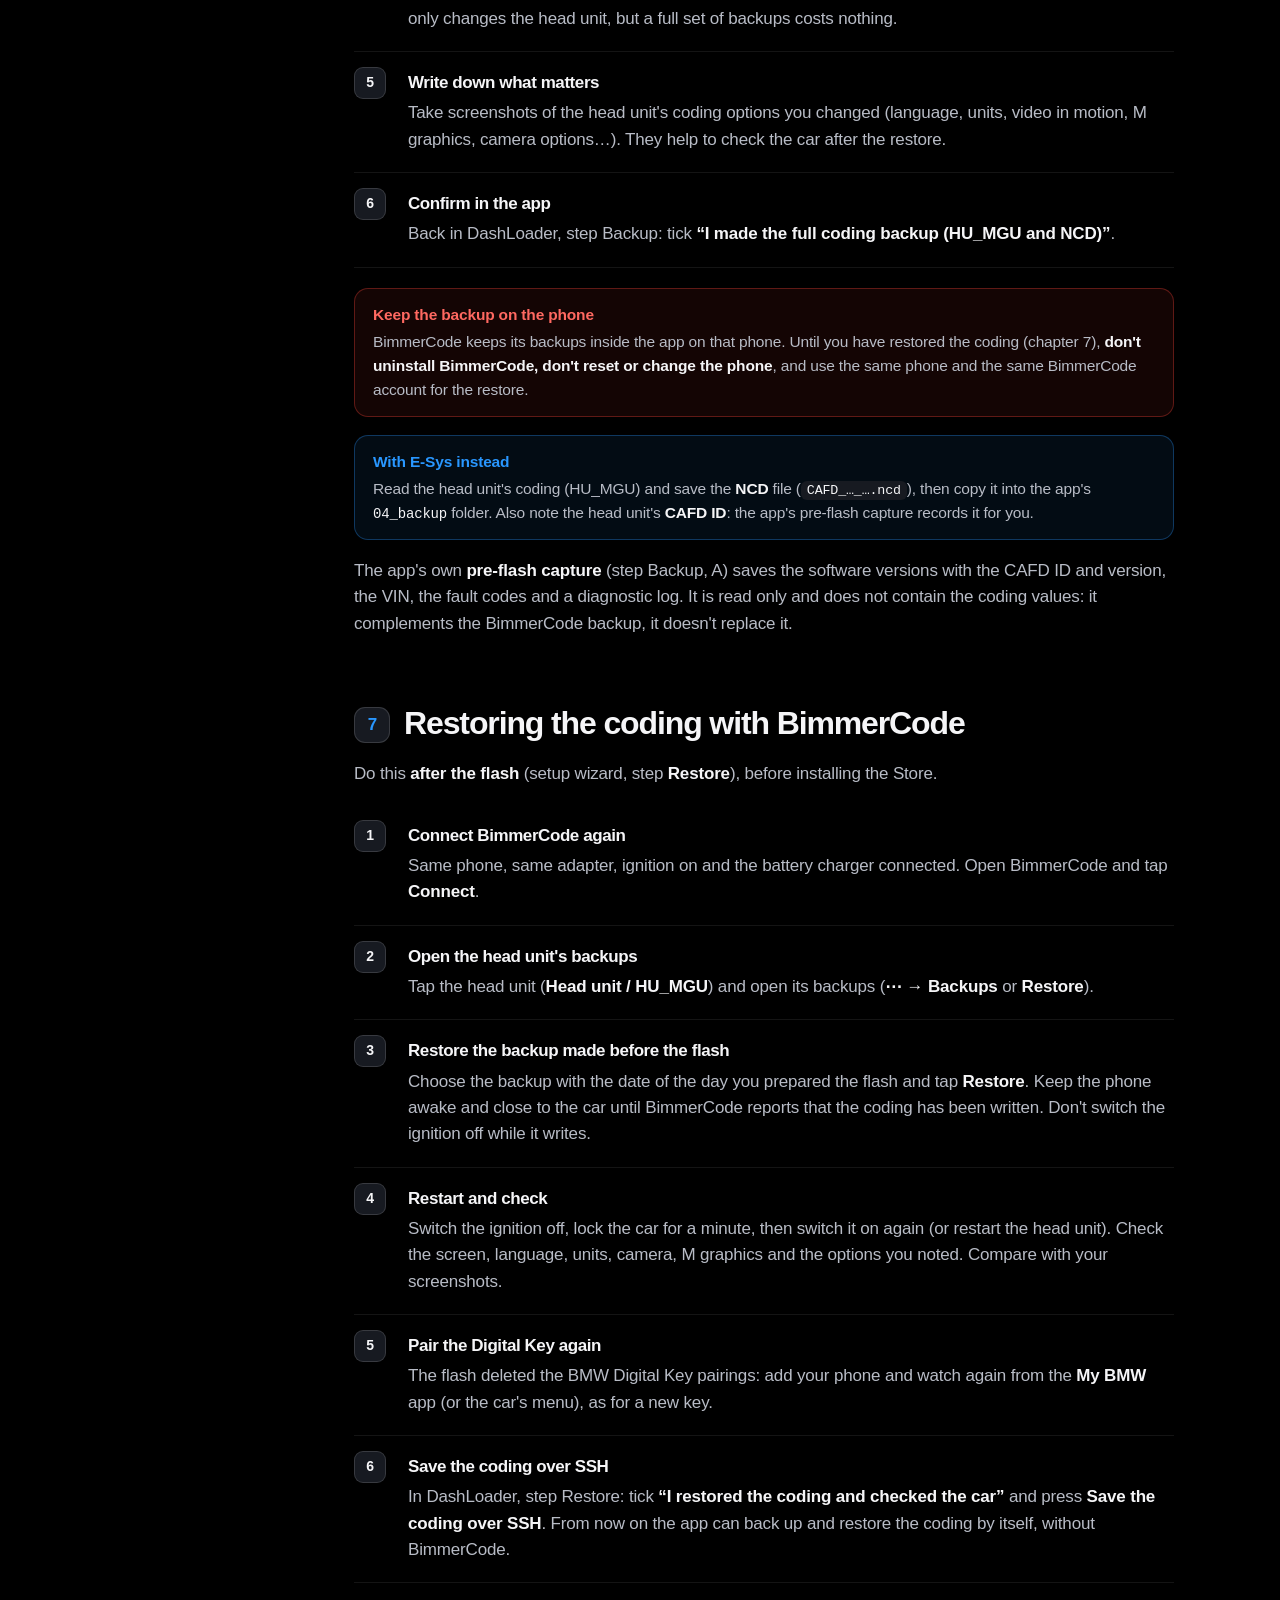
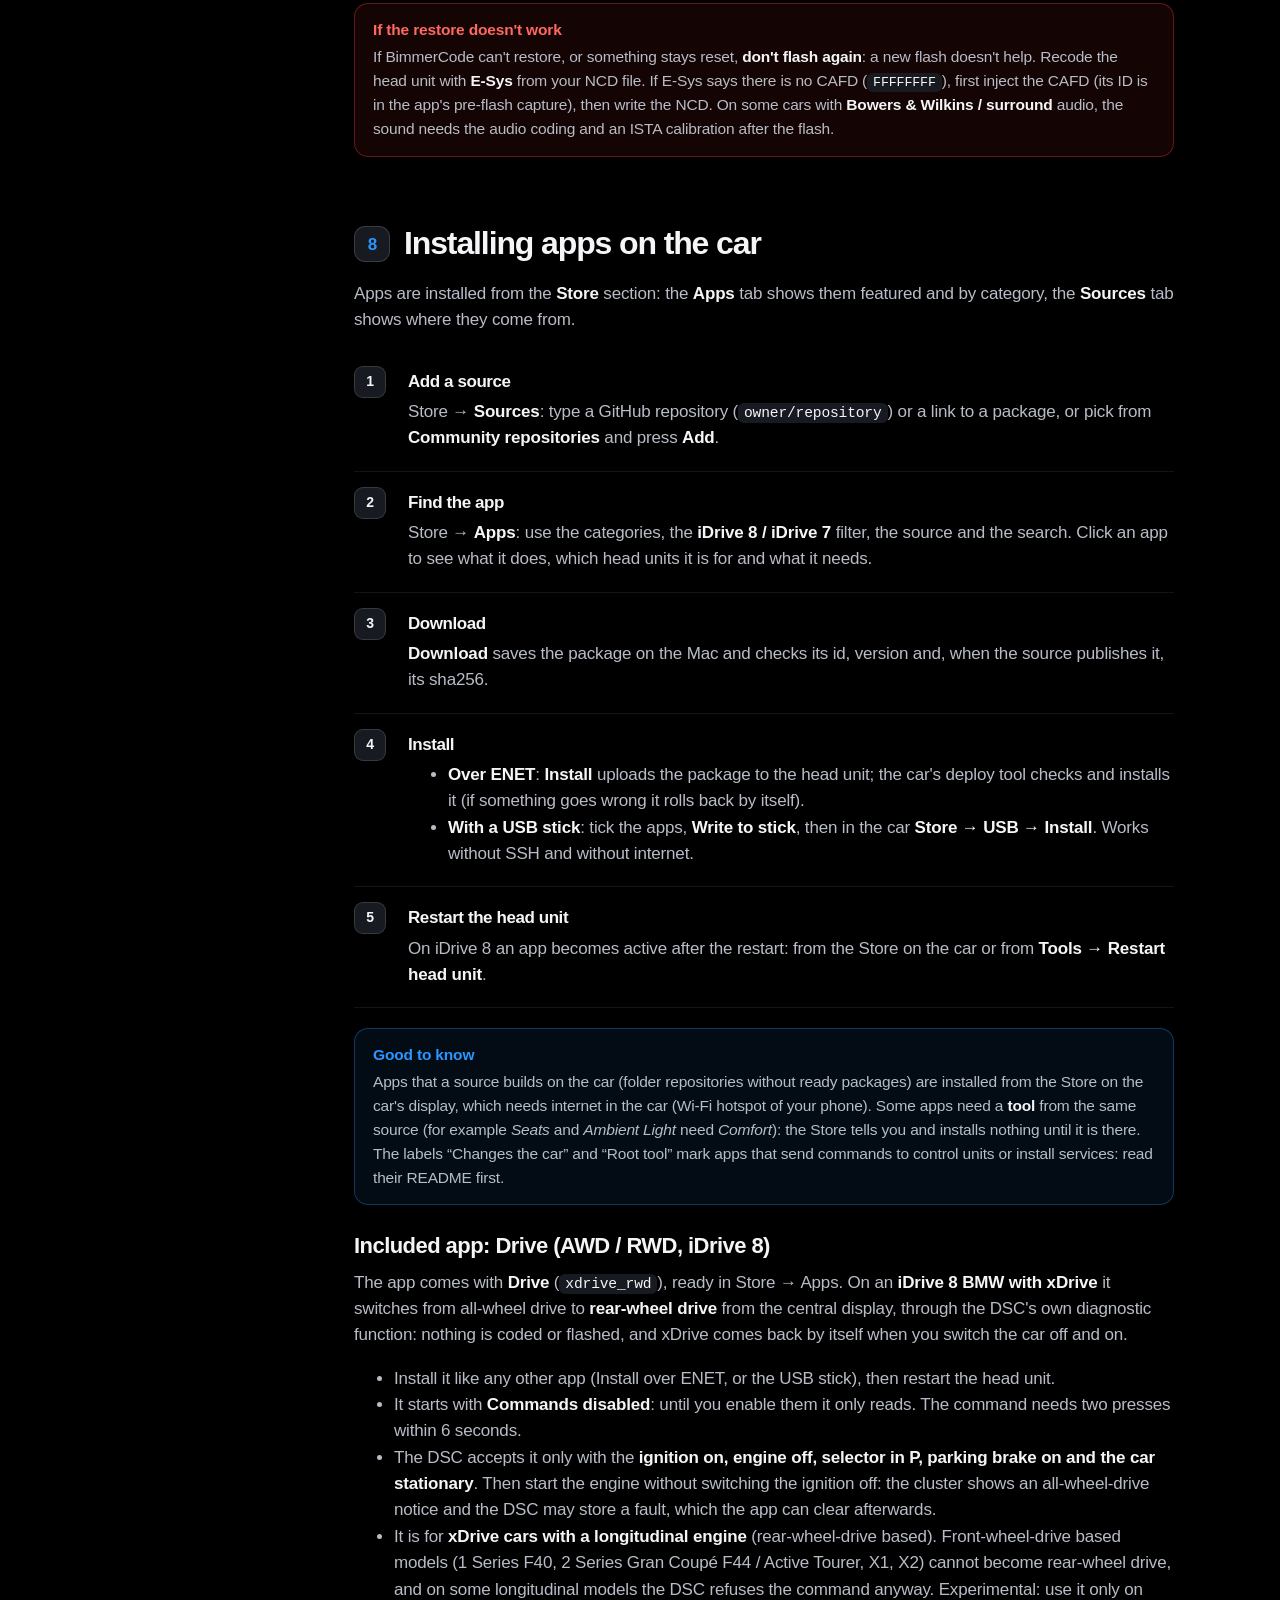
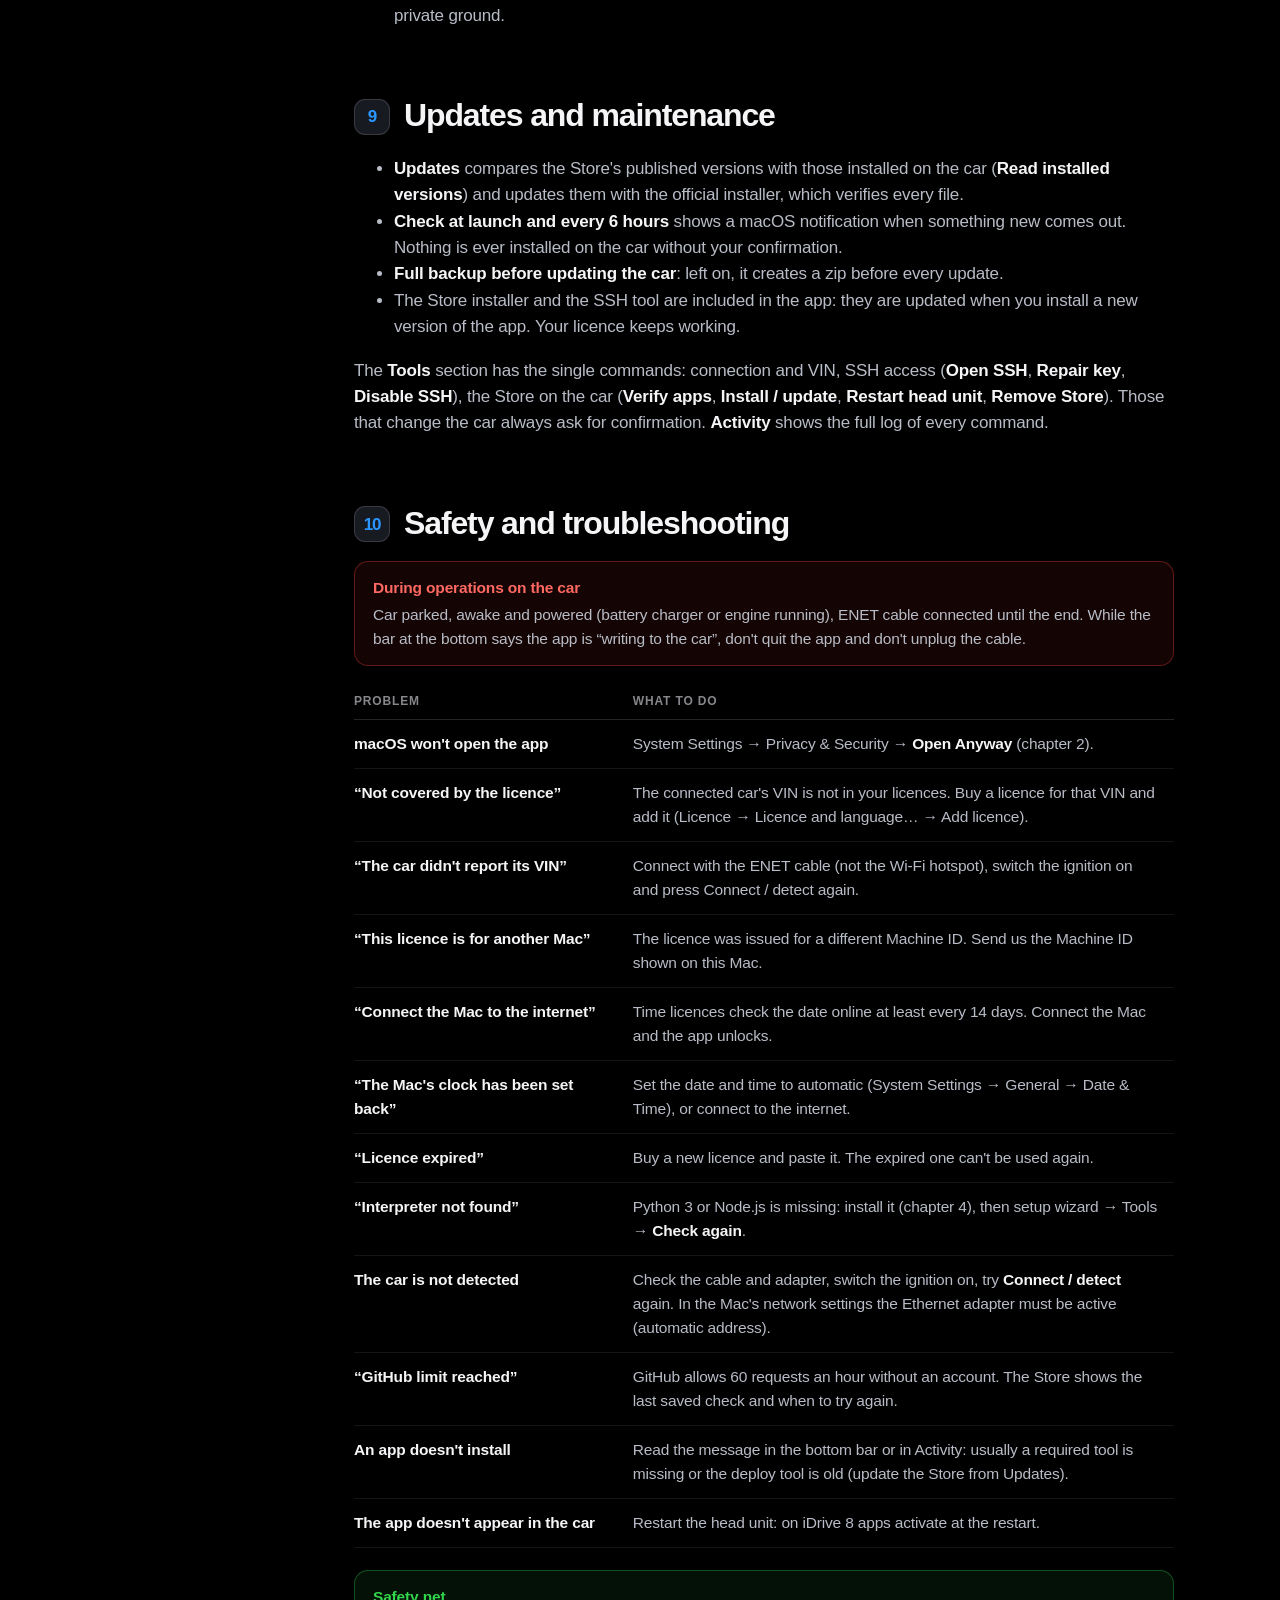
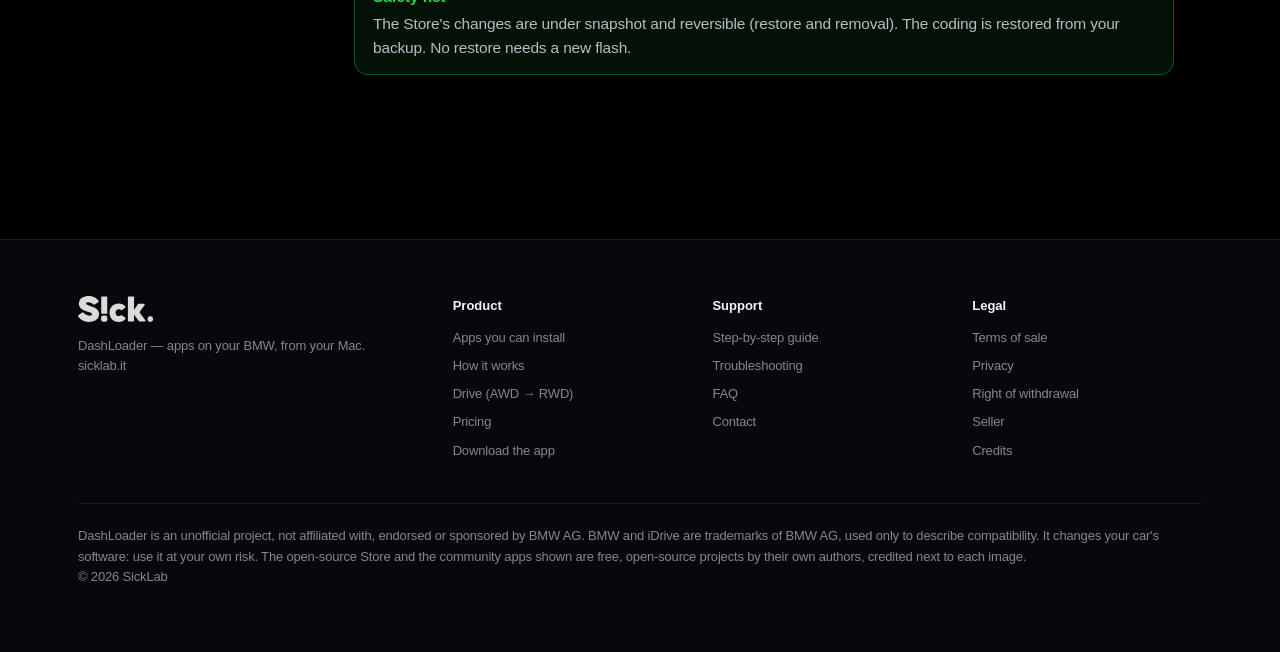
<file: guide.html>
<!doctype html>
<html lang="en" data-lang="en">
<head>
<meta charset="utf-8">
<meta name="viewport" content="width=device-width, initial-scale=1, viewport-fit=cover">
<title>Guide — DashLoader</title>
<meta name="title-en" content="Guide — DashLoader"><meta name="title-it" content="Guida — DashLoader">
<meta name="description" content="Step-by-step guide: install, licence, BimmerCode backup and restore, setup wizard, installing apps.">
<meta name="theme-color" content="#000000">
<link rel="canonical" href="https://sicklab.it/guide.html">
<meta property="og:title" content="Guide — DashLoader"><meta property="og:description" content="Step-by-step guide: install, licence, BimmerCode backup and restore, setup wizard, installing apps."><meta property="og:url" content="https://sicklab.it/guide.html">
<meta property="og:image" content="https://sicklab.it/assets/img/og.jpg"><meta property="og:type" content="website"><meta property="og:site_name" content="sicklab.it">
<meta name="twitter:card" content="summary_large_image">
<link rel="icon" href="assets/img/favicon.png"><link rel="apple-touch-icon" href="assets/img/apple-touch-icon.png">
<link rel="stylesheet" href="assets/site.css?v=1795721738">
</head>
<body>
<header class="nav"><div class="wrap">
  <a class="brand" href="index.html"><img class="ic" src="assets/img/icon.png" alt="">DashLoader<span class="bar"></span><img class="sk" src="assets/img/sick.svg" alt="S!ck."></a>
  <button class="menu-btn" aria-label="Menu"><svg viewBox="0 0 24 24" fill="none" stroke="currentColor" stroke-width="1.8" stroke-linecap="round"><path d="M4 8h16M4 16h16"/></svg></button>
  <nav class="links">
    <a href="index.html#apps"><span lang="en">Apps</span><span lang="it">App</span></a>
    <a href="index.html#how"><span lang="en">How it works</span><span lang="it">Come funziona</span></a>
    <a href="index.html#pricing"><span lang="en">Pricing</span><span lang="it">Prezzi</span></a>
    <a href="guide.html"><span lang="en">Guide</span><span lang="it">Guida</span></a>
    <a href="help.html"><span lang="en">Help</span><span lang="it">Aiuto</span></a>
    <span class="langsw"><button data-set="en">EN</button><button data-set="it">IT</button></span>
    <a class="btn sm" href="https://github.com/sicklab-sicklab/sicklab.it/releases/latest/download/DashLoader.dmg" rel="noopener"><span lang="en">Download</span><span lang="it">Scarica</span></a>
    <a class="btn sm ghost" href="index.html#pricing"><span lang="en">Buy</span><span lang="it">Acquista</span></a>
  </nav>
</div></header>
<main>
<div class="wrap doc">
<aside><a href="#ch1"><span class="n">1</span><span lang="en">What it is and what you need</span><span lang="it">Cos'è e cosa serve</span></a><a href="#ch2"><span class="n">2</span><span lang="en">Installing the app</span><span lang="it">Installare l'app</span></a><a href="#ch3"><span class="n">3</span><span lang="en">Language and licence</span><span lang="it">Lingua e licenza</span></a><a href="#ch4"><span class="n">4</span><span lang="en">Dependencies</span><span lang="it">Programmi necessari</span></a><a href="#ch5"><span class="n">5</span><span lang="en">First setup: the setup wizard</span><span lang="it">Prima configurazione: la procedura guidata</span></a><a href="#ch6"><span class="n">6</span><span lang="en">Backing up the coding with BimmerCode</span><span lang="it">Backup della codifica con BimmerCode</span></a><a href="#ch7"><span class="n">7</span><span lang="en">Restoring the coding with BimmerCode</span><span lang="it">Ripristino della codifica con BimmerCode</span></a><a href="#ch8"><span class="n">8</span><span lang="en">Installing apps on the car</span><span lang="it">Installare le app sull'auto</span></a><a href="#ch9"><span class="n">9</span><span lang="en">Updates and maintenance</span><span lang="it">Aggiornamenti e manutenzione</span></a><a href="#ch10"><span class="n">10</span><span lang="en">Safety and troubleshooting</span><span lang="it">Sicurezza e problemi</span></a><a href="help.html" style="margin-top:10px;color:var(--blue)"><span lang="en">→ Troubleshooting</span><span lang="it">→ Risoluzione problemi</span></a></aside>
<article>
  <header>
    <span class="kicker"><span lang="en">Guide</span><span lang="it">Guida</span> · DashLoader 1.3</span>
    <h1 style="font-size:clamp(34px,5vw,52px)"><span lang="en">Installing apps on your BMW, from your Mac</span><span lang="it">Installare le app sulla tua BMW, dal tuo Mac</span></h1>
    <p class="lead"><span lang="en">Everything from the download to the first app in the car: licence, the tools it needs, the coding backup with BimmerCode, the setup wizard, the restore and installing apps.</span><span lang="it">Tutto, dal download alla prima app nell'auto: licenza, programmi necessari, backup della codifica con BimmerCode, procedura guidata, ripristino e installazione delle app.</span></p>
    <div class="note warn"><span class="t"><span lang="en">First of all: what you need</span><span lang="it">Prima di tutto: cosa ti serve</span></span><span lang="en"><b>1. An ENET cable</b> (the car's OBD socket to Ethernet). <b>2. A USB-C to Ethernet adapter</b> if your Mac has no Ethernet port (all recent MacBooks). <b>3. BimmerCode</b> (iPhone or Android, with its OBD adapter) to <b>back up the head unit's coding before you start</b>: enabling SSH resets that coding, and without the backup to restore the car's display will no longer work completely. Chapters 6 and 7 show how.</span><span lang="it"><b>1. Un cavo ENET</b> (dalla presa OBD dell'auto a Ethernet). <b>2. Un adattatore USB-C → Ethernet</b> se il tuo Mac non ha la porta Ethernet (tutti i MacBook recenti). <b>3. BimmerCode</b> (iPhone o Android, con il suo adattatore OBD) per <b>fare il backup della codifica dell'unità centrale prima di iniziare</b>: abilitare SSH azzera quella codifica, e senza il backup da ripristinare il display dell'auto non funzionerà più completamente. I capitoli 6 e 7 spiegano come.</span></div>
  </header>
<section id="ch1"><div lang="en"><h2><span class="n">1</span>What it is and what you need</h2>
  <p><b>DashLoader</b> is a macOS app that installs an open-source app Store on your BMW's head unit (iDrive 7 and iDrive 8, MGU units) and lets you manage the car's apps from your Mac, without using Terminal. It works as a remote control for two open-source tools that are already included in the app: <b>idrive7-8-ssh-root</b> (enables SSH access to the head unit) and an <b>open-source Store</b> for the car with its installer. Every action that writes to the car starts only after you confirm it.</p>
  <table>
    <tr><th style="width:30%">What</th><th>Details</th></tr>
    <tr><td>Mac</td><td>macOS 14 Sonoma or newer, Apple silicon or Intel. Internet connection.</td></tr>
    <tr><td>Car</td><td>BMW with an MGU head unit: iDrive 7, or iDrive 8 (BDC3 or BCP). Battery in good condition: connect a battery charger or keep the engine running during long operations.</td></tr>
    <tr><td>Connection</td><td>An <b>ENET cable</b> (car's OBD socket ↔ Ethernet) and, if your Mac has no Ethernet port, a USB-C/Thunderbolt ↔ Ethernet adapter.</td></tr>
    <tr><td>Coding backup</td><td><b>BimmerCode</b> (iPhone or Android, with a compatible OBD adapter) or <b>E-Sys</b>, to save the head unit's coding <b>before</b> the flash. See chapters 6 and 7.</td></tr>
    <tr><td>Licence</td><td>A licence for your Mac (chapter 3).</td></tr>
    <tr><td>Programs</td><td>Python 3 and Node.js 18 or newer (chapter 4).</td></tr>
  </table>
  <div class="note warn"><span class="t">Read this first</span>Enabling SSH <b>flashes</b> the head unit: it <b>resets the head unit's coding (CAFD/NCD)</b> and <b>deletes the BMW Digital Key pairings</b>. Before the flash you must back up the coding (chapter 6); after the flash you restore it (chapter 7). The flash is done <b>once only</b> per car.</div></div><div lang="it"><h2><span class="n">1</span>Cos'è e cosa serve</h2>
  <p><b>DashLoader</b> è un'app per macOS che installa uno store di app open source nell'unità centrale della tua BMW (iDrive 7 e iDrive 8, unità MGU) e ti fa gestire le app dell'auto dal Mac, senza usare il Terminale. Fa da telecomando a due strumenti open source già inclusi nell'app: <b>idrive7-8-ssh-root</b> (abilita l'accesso SSH all'unità) e uno <b>Store open source</b> per l'auto con il suo installer. Ogni azione che scrive sull'auto parte solo dopo la tua conferma.</p>
  <table>
    <tr><th style="width:30%">Cosa</th><th>Dettagli</th></tr>
    <tr><td>Mac</td><td>macOS 14 Sonoma o successivo, Apple silicon o Intel. Connessione a internet.</td></tr>
    <tr><td>Auto</td><td>BMW con unità MGU: iDrive 7, oppure iDrive 8 (BDC3 o BCP). Batteria in buono stato: collega un caricabatterie o tieni il motore acceso durante le operazioni lunghe.</td></tr>
    <tr><td>Collegamento</td><td>Un <b>cavo ENET</b> (presa OBD dell'auto ↔ Ethernet) e, se il Mac non ha la porta Ethernet, un adattatore USB-C/Thunderbolt ↔ Ethernet.</td></tr>
    <tr><td>Backup della codifica</td><td><b>BimmerCode</b> (iPhone o Android, con un adattatore OBD compatibile) oppure <b>E-Sys</b>, per salvare la codifica dell'unità <b>prima</b> del flash. Vedi i capitoli 6 e 7.</td></tr>
    <tr><td>Licenza</td><td>Una licenza per il tuo Mac (capitolo 3).</td></tr>
    <tr><td>Programmi</td><td>Python 3 e Node.js 18 o successivo (capitolo 4).</td></tr>
  </table>
  <div class="note warn"><span class="t">Leggi prima questo</span>Abilitare SSH fa un <b>flash</b> dell'unità: <b>azzera la codifica dell'unità (CAFD/NCD)</b> e <b>cancella gli abbinamenti della BMW Digital Key</b>. Prima del flash devi fare il backup della codifica (capitolo 6); dopo il flash la ripristini (capitolo 7). Il flash si fa <b>una sola volta</b> per auto.</div></div></section>
<section id="ch2"><div lang="en"><h2><span class="n">2</span>Installing the app</h2>
  <div class="steps">
    <div class="step"><div><h4>Open the .dmg file</h4><p>A window opens with the app and the Applications folder.</p></div></div>
    <div class="step"><div><h4>Drag the app into Applications</h4><p>Then eject the “DashLoader” disk in Finder.</p></div></div>
    <div class="step"><div><h4>First launch</h4><p>The app is not signed with an Apple certificate, so the first time macOS blocks it. Open it once, then go to <b>System Settings → Privacy &amp; Security</b> and click <b>Open Anyway</b> next to “DashLoader”. You can also right-click the app → <b>Open</b>.</p></div></div>
  </div>
  <h3>Where it keeps its data</h3>
  <p>Everything the app creates is in <span class="path">~/Library/Application Support/DashLoader</span>: your car's SSH key, the backups (<span class="path">04_backup</span>), the local Store with sources and packages (<span class="path">09_store-locale</span>), the tools and your licence. Open it from <b>Tools → Working folder → Show in Finder</b>.</p>
  <div class="note warn"><span class="t">Keep the working folder safe</span>It holds your head unit's SSH key and the coding backups. Copy it somewhere safe (for example with Time Machine). To uninstall the app just drag it to the Bin; the working folder stays until you delete it.</div></div><div lang="it"><h2><span class="n">2</span>Installare l'app</h2>
  <div class="steps">
    <div class="step"><div><h4>Apri il file .dmg</h4><p>Si apre una finestra con l'app e la cartella Applicazioni.</p></div></div>
    <div class="step"><div><h4>Trascina l'app in Applicazioni</h4><p>Poi espelli il disco “DashLoader” nel Finder.</p></div></div>
    <div class="step"><div><h4>Primo avvio</h4><p>L'app non è firmata con un certificato Apple, quindi la prima volta macOS la blocca. Aprila una volta, poi vai in <b>Impostazioni di Sistema → Privacy e sicurezza</b> e fai clic su <b>Apri comunque</b> accanto a “DashLoader”. Puoi anche fare clic destro sull'app → <b>Apri</b>.</p></div></div>
  </div>
  <h3>Dove tiene i suoi dati</h3>
  <p>Tutto ciò che l'app crea è in <span class="path">~/Library/Application Support/DashLoader</span>: la chiave SSH dell'auto, i backup (<span class="path">04_backup</span>), lo Store locale con fonti e pacchetti (<span class="path">09_store-locale</span>), gli strumenti e la tua licenza. Aprila da <b>Strumenti → Cartella di lavoro → Mostra nel Finder</b>.</p>
  <div class="note warn"><span class="t">Tieni al sicuro la cartella di lavoro</span>Contiene la chiave SSH dell'unità e i backup della codifica. Copiala in un posto sicuro (per esempio con Time Machine). Per disinstallare l'app basta trascinarla nel Cestino; la cartella di lavoro resta finché non la cancelli.</div></div></section>
<section id="ch3"><div lang="en"><h2><span class="n">3</span>Language and licence</h2>
  <h3>Language</h3>
  <p>At the first launch the app asks for its language: <b>English</b> (default) or <b>Italiano</b>. Choose and press <b>Continue</b>. You can change it later from the menu <b>Licence → Licence and language…</b>; the app restarts in the new language.</p>
  <h3>Activating your licence</h3>
  <div class="steps">
    <div class="step"><div><h4>Copy your Machine ID</h4><p>The licence screen shows <b>This Mac's Machine ID</b>, a code like <code>ABCD-EFGH-JKMN-PQRS</code>. Press <b>Copy</b>. The code identifies this Mac only and does not contain any personal data.</p></div></div>
    <div class="step"><div><h4>Buy your licence with your car's VIN</h4><p>At checkout enter the Machine ID and your car's <b>VIN</b> (17 characters, on the registration document or at the bottom of the windscreen). The licence arrives by email: a long text that starts with <code>MGU1.</code></p></div></div>
    <div class="step"><div><h4>Paste and activate</h4><p>Paste the whole text into <b>Paste the licence here</b> and press <b>Activate</b>. For a time licence the Mac must be <b>online</b>: the app reads the date from the internet. The app unlocks at once.</p></div></div>
  </div>
  <table>
    <tr><th style="width:22%">Licence type</th><th>Validity</th></tr>
    <tr><td>Monthly</td><td>31 days from its start date.</td></tr>
    <tr><td>Quarterly</td><td>92 days (3 months) from its start date.</td></tr>
    <tr><td>Yearly</td><td>366 days from its start date.</td></tr>
    <tr><td>Unlimited</td><td>Never expires.</td></tr>
  </table>
  <p>The type and the dates are written inside the licence, which is digitally signed: future versions of the app recognise it automatically, and the licence keeps working when you update the app. See it any time in <b>Licence → Licence and language…</b>: type, holder, start, expiry and the days left.</p>
  <h3>One licence per car (VIN)</h3>
  <p>Each licence is valid for the car(s) whose VIN is written in it. The app reads the VIN <b>from the car itself</b> over the ENET cable when you press <b>Connect / detect</b>: the VIN typed in the app doesn't count. With a car that is not covered, the app still detects and reads it, but every action that writes to the car (flash, SSH, installing the Store or apps, coding, restart) is refused.</p>
  <ul>
    <li><b>Another car:</b> buy a licence for its VIN and add it in <b>Licence → Licence and language… → Add licence (another car)</b>. Several licences work at the same time, each for its own cars, each with its own expiry.</li>
    <li>The licence window lists every licence with its type, expiry and VINs, and says whether the connected car is covered.</li>
    <li>Always connect with the <b>ENET cable</b>: over the car's Wi-Fi hotspot the car doesn't report its VIN, so the app can't work on it.</li>
    <li>When one licence expires, its cars stop being covered; the other licences keep working.</li>
  </ul>
  <h3>Renewal and expiry</h3>
  <ul>
    <li>Buy a new licence <b>before</b> the current one expires.</li>
    <li>When a licence expires, the app <b>locks</b> and shows the licence screen again. Paste the new licence and press <b>Activate</b>. If the app is writing to the car at that moment, it locks only when the operation has finished.</li>
    <li>An expired licence is <b>never accepted again</b> on this Mac.</li>
    <li>Time licences check the date on the internet at least <b>every 14 days</b>: connect the Mac to the internet now and then. Keep the Mac's date and time correct (automatic): if the clock is set back, the app locks until it is right again.</li>
    <li>The licence works only on the Mac it was issued for. For a new Mac, send us its Machine ID and ask for a new licence.</li>
  </ul></div><div lang="it"><h2><span class="n">3</span>Lingua e licenza</h2>
  <h3>Lingua</h3>
  <p>Al primo avvio l'app chiede la lingua: <b>English</b> (predefinita) o <b>Italiano</b>. Scegli e premi <b>Continue</b>. Puoi cambiarla dopo dal menu <b>Licenza → Licenza e lingua…</b>; l'app si riavvia nella nuova lingua.</p>
  <h3>Attivare la licenza</h3>
  <div class="steps">
    <div class="step"><div><h4>Copia il tuo Machine ID</h4><p>La schermata della licenza mostra <b>Il Machine ID di questo Mac</b>, un codice come <code>ABCD-EFGH-JKMN-PQRS</code>. Premi <b>Copia</b>. Il codice identifica solo questo Mac e non contiene dati personali.</p></div></div>
    <div class="step"><div><h4>Compra la licenza con il VIN della tua auto</h4><p>Al pagamento inserisci il Machine ID e il <b>VIN</b> dell'auto (17 caratteri, sul libretto o in basso sul parabrezza). Ricevi la licenza per email: un testo lungo che inizia con <code>MGU1.</code></p></div></div>
    <div class="step"><div><h4>Incolla e attiva</h4><p>Incolla tutto il testo in <b>Incolla qui la licenza</b> e premi <b>Attiva</b>. Per una licenza a tempo il Mac deve essere <b>online</b>: l'app legge la data da internet. L'app si sblocca subito.</p></div></div>
  </div>
  <table>
    <tr><th style="width:22%">Tipo di licenza</th><th>Validità</th></tr>
    <tr><td>Mensile</td><td>31 giorni dalla data di inizio.</td></tr>
    <tr><td>Trimestrale</td><td>92 giorni (3 mesi) dalla data di inizio.</td></tr>
    <tr><td>Annuale</td><td>366 giorni dalla data di inizio.</td></tr>
    <tr><td>Illimitata</td><td>Non scade mai.</td></tr>
  </table>
  <p>Il tipo e le date sono scritti dentro la licenza, che è firmata digitalmente: le versioni future dell'app la riconoscono da sole, e la licenza continua a funzionare quando aggiorni l'app. Puoi vederla quando vuoi in <b>Licenza → Licenza e lingua…</b>: tipo, intestatario, inizio, scadenza e giorni rimasti.</p>
  <h3>Una licenza per auto (VIN)</h3>
  <p>Ogni licenza vale per l'auto o le auto il cui VIN è scritto dentro. L'app legge il VIN <b>dall'auto stessa</b> tramite il cavo ENET quando premi <b>Collega / rileva</b>: il VIN scritto nell'app non conta. Con un'auto non coperta l'app la rileva e la legge comunque, ma ogni azione che scrive sull'auto (flash, SSH, installazione dello Store o delle app, codifica, riavvio) viene rifiutata.</p>
  <ul>
    <li><b>Un'altra auto:</b> compra una licenza per il suo VIN e aggiungila in <b>Licenza → Licenza e lingua… → Aggiungi licenza (un'altra auto)</b>. Più licenze funzionano insieme, ognuna per le sue auto e con la sua scadenza.</li>
    <li>La finestra della licenza elenca ogni licenza con tipo, scadenza e VIN, e dice se l'auto collegata è coperta.</li>
    <li>Collegati sempre con il <b>cavo ENET</b>: dall'hotspot Wi-Fi dell'auto il VIN non viene comunicato, quindi l'app non può lavorarci.</li>
    <li>Quando una licenza scade, le sue auto non sono più coperte; le altre licenze continuano a funzionare.</li>
  </ul>
  <h3>Rinnovo e scadenza</h3>
  <ul>
    <li>Compra una nuova licenza <b>prima</b> che scada quella attuale.</li>
    <li>Alla scadenza l'app si <b>blocca</b> e mostra di nuovo la schermata della licenza. Incolla la nuova licenza e premi <b>Attiva</b>. Se in quel momento l'app sta scrivendo sull'auto, si blocca solo quando l'operazione è finita.</li>
    <li>Una licenza scaduta <b>non viene mai più accettata</b> su questo Mac.</li>
    <li>Le licenze a tempo controllano la data su internet almeno <b>ogni 14 giorni</b>: collega il Mac a internet ogni tanto. Tieni data e ora del Mac corrette (automatiche): se l'orologio viene spostato indietro, l'app si blocca finché non torna giusto.</li>
    <li>La licenza funziona solo sul Mac per cui è stata emessa. Per un nuovo Mac, mandaci il suo Machine ID e chiedi una nuova licenza.</li>
  </ul></div></section>
<section id="ch4"><div lang="en"><h2><span class="n">4</span>Dependencies</h2>
  <p>The app contains the tools, but it uses two free programs that macOS doesn't have out of the box and that cannot be included. You install them once; the app looks for them by itself and, in the setup wizard (step <b>Tools</b>), tells you if they are missing, with a button to download them.</p>
  <table>
    <tr><th style="width:22%">Program</th><th style="width:30%">What it is for</th><th>How to install it</th></tr>
    <tr><td>Python 3</td><td>The SSH tool (detecting the car, flash, enabling SSH).</td><td>Download the installer from <span class="path">python.org/downloads/macos</span>, or install Apple's Command Line Tools with <code>xcode-select --install</code>.</td></tr>
    <tr><td>Node.js ≥ 18</td><td>The Store installer, the USB stick and the apps' tools.</td><td>Download the <b>LTS</b> version for macOS from <span class="path">nodejs.org</span> and install the .pkg.</td></tr>
    <tr><td>cryptography</td><td>Python library of the SSH tool.</td><td>Automatic: the <b>Prepare environment</b> button creates the Python environment and downloads it (needs internet).</td></tr>
  </table>
  <div class="note tip"><span class="t">After installing</span>Go back to the app, setup wizard → Tools, and press <b>Check again</b>: the two dots turn green and the step unlocks.</div></div><div lang="it"><h2><span class="n">4</span>Programmi necessari</h2>
  <p>L'app contiene gli strumenti, ma usa due programmi gratuiti che macOS non ha di serie e che non si possono includere. Li installi una volta; l'app li cerca da sola e, nella procedura guidata (passo <b>Strumenti</b>), ti dice se mancano, con un pulsante per scaricarli.</p>
  <table>
    <tr><th style="width:22%">Programma</th><th style="width:30%">A cosa serve</th><th>Come installarlo</th></tr>
    <tr><td>Python 3</td><td>Lo strumento SSH (rilevare l'auto, flash, abilitare SSH).</td><td>Scarica l'installer da <span class="path">python.org/downloads/macos</span>, oppure installa gli strumenti a riga di comando di Apple con <code>xcode-select --install</code>.</td></tr>
    <tr><td>Node.js ≥ 18</td><td>L'installer dello Store, la chiavetta USB e gli strumenti delle app.</td><td>Scarica la versione <b>LTS</b> per macOS da <span class="path">nodejs.org</span> e installa il .pkg.</td></tr>
    <tr><td>cryptography</td><td>Libreria Python dello strumento SSH.</td><td>Automatica: il pulsante <b>Prepara ambiente</b> crea l'ambiente Python e la scarica (serve internet).</td></tr>
  </table>
  <div class="note tip"><span class="t">Dopo l'installazione</span>Torna nell'app, procedura guidata → Strumenti, e premi <b>Ricontrolla</b>: i due pallini diventano verdi e il passo si sblocca.</div></div></section>
<section id="ch5"><div lang="en"><h2><span class="n">5</span>First setup: the setup wizard</h2>
  <p>The <b>Setup wizard</b> section takes you through eight steps, in order; each unlocks only when the previous one is complete. A one-minute tour of the app starts at the first launch; see it again with the <b>?</b> button at the top.</p>
  <div class="steps">
    <div class="step"><div><h4>Welcome</h4><p>What you are going to do, and the warnings.</p></div></div>
    <div class="step"><div><h4>Tools</h4><p>Checks Python and Node.js and prepares the SSH tool's Python environment (<b>Prepare environment</b>, once only).</p></div></div>
    <div class="step"><div><h4>Connect</h4><p>Enter the <b>VIN</b> (17 characters) and the head unit type (iDrive 7, iDrive 8 BDC3 or BCP). Connect the ENET cable with the car awake and press <b>Connect / detect the car</b>: it detects the address and the SSH status, read only.</p></div></div>
    <div class="step"><div><h4>Backup — mandatory</h4><p><b>A · Automatic pre-flash capture</b> over ENET (read only), and <b>B · the coding backup with BimmerCode or E-Sys</b>: do chapter 6 now, then tick the confirmation. The step unlocks only with both.</p></div></div>
    <div class="step"><div><h4>Enable SSH</h4><p>Flashing the debug image opens SSH access; with <b>Persistent SSH</b> it stays active for good. It <b>resets the coding and the BMW Digital Key</b>: done once only per head unit, and the app never repeats it.</p></div></div>
    <div class="step"><div><h4>Restore</h4><p>Put the coding back from your backup with BimmerCode or E-Sys (chapter 7) and pair the Digital Key again. Then press <b>Save the coding over SSH</b>: from now on the app makes coding backups and restores by itself.</p></div></div>
    <div class="step"><div><h4>Install</h4><p><b>Install / Update Store</b> downloads and installs the Store with its updater, renderer and tools; it stops by itself if the coding is still reset. Then <b>Restart head unit</b>: the car's screen goes off and restarts.</p></div></div>
    <div class="step"><div><h4>Finish</h4><p>After the restart the Store tile appears among the car's apps.</p></div></div>
  </div></div><div lang="it"><h2><span class="n">5</span>Prima configurazione: la procedura guidata</h2>
  <p>La sezione <b>Procedura guidata</b> ti porta attraverso otto passi, in ordine; ognuno si sblocca solo quando il precedente è completo. Al primo avvio parte un tour dell'app di un minuto; puoi rivederlo con il pulsante <b>?</b> in alto.</p>
  <div class="steps">
    <div class="step"><div><h4>Benvenuto</h4><p>Cosa stai per fare, e gli avvisi.</p></div></div>
    <div class="step"><div><h4>Strumenti</h4><p>Controlla Python e Node.js e prepara l'ambiente Python dello strumento SSH (<b>Prepara ambiente</b>, una volta sola).</p></div></div>
    <div class="step"><div><h4>Connetti</h4><p>Inserisci il <b>VIN</b> (17 caratteri) e il tipo di unità (iDrive 7, iDrive 8 BDC3 o BCP). Collega il cavo ENET con l'auto accesa e premi <b>Connetti / rileva vettura</b>: rileva l'indirizzo e lo stato SSH, in sola lettura.</p></div></div>
    <div class="step"><div><h4>Backup — obbligatorio</h4><p><b>A · Cattura automatica pre-flash</b> via ENET (sola lettura), e <b>B · il backup della codifica con BimmerCode o E-Sys</b>: fai ora il capitolo 6, poi spunta la conferma. Il passo si sblocca solo con entrambi.</p></div></div>
    <div class="step"><div><h4>Abilita SSH</h4><p>Il flash dell'immagine di debug apre l'accesso SSH; con <b>SSH persistente</b> resta attivo per sempre. <b>Azzera la codifica e la BMW Digital Key</b>: si fa una sola volta per unità, e l'app non lo ripete mai.</p></div></div>
    <div class="step"><div><h4>Ripristino</h4><p>Rimetti la codifica dal tuo backup con BimmerCode o E-Sys (capitolo 7) e riabbina la Digital Key. Poi premi <b>Salva la codifica via SSH</b>: da qui in poi l'app fa da sola backup e ripristini della codifica.</p></div></div>
    <div class="step"><div><h4>Installa</h4><p><b>Installa / Aggiorna Store</b> scarica e installa lo Store con updater, renderer e strumenti; si ferma da solo se la codifica è ancora azzerata. Poi <b>Riavvia head unit</b>: lo schermo dell'auto si spegne e riparte.</p></div></div>
    <div class="step"><div><h4>Fine</h4><p>Dopo il riavvio il riquadro dello Store compare tra le app dell'auto.</p></div></div>
  </div></div></section>
<section id="ch6"><div lang="en"><h2><span class="n">6</span>Backing up the coding with BimmerCode</h2>
  <p>Do this <b>before the flash</b> (setup wizard, step <b>Backup</b>), with the car exactly as it is now, including any retrofits, M graphics or coding changes you made. This backup is the only way to get your coding back after the flash.</p>
  <h3>What you need</h3>
  <ul>
    <li>The <b>BimmerCode</b> app on your iPhone or Android phone, with a <b>BimmerCode-compatible OBD adapter</b> (see the list of supported adapters on bimmercode.app), and the BimmerCode version that allows coding for your car.</li>
    <li>The car parked, ignition on, a battery charger connected (or the engine running).</li>
  </ul>
  <div class="steps">
    <div class="step"><div><h4>Connect</h4><p>Plug the adapter into the OBD socket (under the dashboard, driver's side). Switch the ignition on, open BimmerCode and tap <b>Connect</b>. Wait until it has read the car and shows the list of control units.</p></div></div>
    <div class="step"><div><h4>Open the head unit</h4><p>Tap the head unit (<b>Head unit / HU_MGU</b>). BimmerCode reads its coding. The first time BimmerCode reads a control unit, it <b>automatically saves a backup of its original coding</b> on the phone.</p></div></div>
    <div class="step"><div><h4>Check the backup is there</h4><p>In BimmerCode, open the backups of the head unit (from the control unit's menu, usually <b>⋯ → Backups</b> or <b>Restore</b>) and check that a backup with <b>today's date</b> is listed. If you changed the coding before, also make sure the backup you will use reflects the car's <b>current</b> state; BimmerCode can save a new one when you read the module again.</p></div></div>
    <div class="step"><div><h4>Do the same for related modules (recommended)</h4><p>If you have coded other modules, open them once too so BimmerCode keeps their backups. The flash only changes the head unit, but a full set of backups costs nothing.</p></div></div>
    <div class="step"><div><h4>Write down what matters</h4><p>Take screenshots of the head unit's coding options you changed (language, units, video in motion, M graphics, camera options…). They help to check the car after the restore.</p></div></div>
    <div class="step"><div><h4>Confirm in the app</h4><p>Back in DashLoader, step Backup: tick <b>“I made the full coding backup (HU_MGU and NCD)”</b>.</p></div></div>
  </div>
  <div class="note warn"><span class="t">Keep the backup on the phone</span>BimmerCode keeps its backups inside the app on that phone. Until you have restored the coding (chapter 7), <b>don't uninstall BimmerCode, don't reset or change the phone</b>, and use the same phone and the same BimmerCode account for the restore.</div>
  <div class="note tip"><span class="t">With E-Sys instead</span>Read the head unit's coding (HU_MGU) and save the <b>NCD</b> file (<code>CAFD_…_….ncd</code>), then copy it into the app's <span class="path">04_backup</span> folder. Also note the head unit's <b>CAFD ID</b>: the app's pre-flash capture records it for you.</div>
  <p>The app's own <b>pre-flash capture</b> (step Backup, A) saves the software versions with the CAFD ID and version, the VIN, the fault codes and a diagnostic log. It is read only and does not contain the coding values: it complements the BimmerCode backup, it doesn't replace it.</p></div><div lang="it"><h2><span class="n">6</span>Backup della codifica con BimmerCode</h2>
  <p>Fallo <b>prima del flash</b> (procedura guidata, passo <b>Backup</b>), con l'auto esattamente com'è adesso, compresi retrofit, grafiche M o modifiche di codifica che hai fatto. Questo backup è l'unico modo per riavere la tua codifica dopo il flash.</p>
  <h3>Cosa ti serve</h3>
  <ul>
    <li>L'app <b>BimmerCode</b> sul tuo iPhone o Android, con un <b>adattatore OBD compatibile con BimmerCode</b> (vedi l'elenco degli adattatori su bimmercode.app), e la versione di BimmerCode che permette la codifica per la tua auto.</li>
    <li>L'auto ferma, quadro acceso, un caricabatterie collegato (o il motore acceso).</li>
  </ul>
  <div class="steps">
    <div class="step"><div><h4>Collegati</h4><p>Inserisci l'adattatore nella presa OBD (sotto il cruscotto, lato guida). Accendi il quadro, apri BimmerCode e tocca <b>Connetti</b>. Aspetta che abbia letto l'auto e mostri l'elenco delle centraline.</p></div></div>
    <div class="step"><div><h4>Apri l'unità centrale</h4><p>Tocca l'unità centrale (<b>Head unit / HU_MGU</b>). BimmerCode ne legge la codifica. La prima volta che BimmerCode legge una centralina, <b>salva automaticamente un backup della codifica originale</b> sul telefono.</p></div></div>
    <div class="step"><div><h4>Controlla che il backup ci sia</h4><p>In BimmerCode apri i backup dell'unità centrale (dal menu della centralina, di solito <b>⋯ → Backup</b> o <b>Ripristina</b>) e controlla che ci sia un backup con la <b>data di oggi</b>. Se avevi già modificato la codifica, assicurati anche che il backup che userai rispecchi lo stato <b>attuale</b> dell'auto; BimmerCode può salvarne uno nuovo quando rileggi la centralina.</p></div></div>
    <div class="step"><div><h4>Fai lo stesso per le centraline collegate (consigliato)</h4><p>Se hai codificato altre centraline, aprile una volta anche quelle così BimmerCode ne conserva i backup. Il flash cambia solo l'unità centrale, ma un set completo di backup non costa niente.</p></div></div>
    <div class="step"><div><h4>Annota ciò che conta</h4><p>Fai degli screenshot delle opzioni di codifica dell'unità che hai cambiato (lingua, unità di misura, video in movimento, grafiche M, opzioni della telecamera…). Servono a controllare l'auto dopo il ripristino.</p></div></div>
    <div class="step"><div><h4>Conferma nell'app</h4><p>Torna in DashLoader, passo Backup: spunta <b>“Ho fatto il backup completo della codifica (HU_MGU e NCD).”</b></p></div></div>
  </div>
  <div class="note warn"><span class="t">Tieni il backup sul telefono</span>BimmerCode conserva i backup dentro l'app, su quel telefono. Finché non hai ripristinato la codifica (capitolo 7), <b>non disinstallare BimmerCode, non resettare né cambiare telefono</b>, e usa lo stesso telefono e lo stesso account BimmerCode per il ripristino.</div>
  <div class="note tip"><span class="t">Con E-Sys invece</span>Leggi la codifica dell'unità (HU_MGU) e salva il file <b>NCD</b> (<code>CAFD_…_….ncd</code>), poi copialo nella cartella <span class="path">04_backup</span> dell'app. Annota anche il <b>CAFD ID</b> dell'unità: la cattura pre-flash dell'app lo registra per te.</div>
  <p>La <b>cattura pre-flash</b> dell'app (passo Backup, A) salva le versioni software con CAFD ID e versione, il VIN, i codici di errore e un log diagnostico. È in sola lettura e non contiene i valori della codifica: completa il backup di BimmerCode, non lo sostituisce.</p></div></section>
<section id="ch7"><div lang="en"><h2><span class="n">7</span>Restoring the coding with BimmerCode</h2>
  <p>Do this <b>after the flash</b> (setup wizard, step <b>Restore</b>), before installing the Store.</p>
  <div class="steps">
    <div class="step"><div><h4>Connect BimmerCode again</h4><p>Same phone, same adapter, ignition on and the battery charger connected. Open BimmerCode and tap <b>Connect</b>.</p></div></div>
    <div class="step"><div><h4>Open the head unit's backups</h4><p>Tap the head unit (<b>Head unit / HU_MGU</b>) and open its backups (<b>⋯ → Backups</b> or <b>Restore</b>).</p></div></div>
    <div class="step"><div><h4>Restore the backup made before the flash</h4><p>Choose the backup with the date of the day you prepared the flash and tap <b>Restore</b>. Keep the phone awake and close to the car until BimmerCode reports that the coding has been written. Don't switch the ignition off while it writes.</p></div></div>
    <div class="step"><div><h4>Restart and check</h4><p>Switch the ignition off, lock the car for a minute, then switch it on again (or restart the head unit). Check the screen, language, units, camera, M graphics and the options you noted. Compare with your screenshots.</p></div></div>
    <div class="step"><div><h4>Pair the Digital Key again</h4><p>The flash deleted the BMW Digital Key pairings: add your phone and watch again from the <b>My BMW</b> app (or the car's menu), as for a new key.</p></div></div>
    <div class="step"><div><h4>Save the coding over SSH</h4><p>In DashLoader, step Restore: tick <b>“I restored the coding and checked the car”</b> and press <b>Save the coding over SSH</b>. From now on the app can back up and restore the coding by itself, without BimmerCode.</p></div></div>
  </div>
  <div class="note warn"><span class="t">If the restore doesn't work</span>If BimmerCode can't restore, or something stays reset, <b>don't flash again</b>: a new flash doesn't help. Recode the head unit with <b>E-Sys</b> from your NCD file. If E-Sys says there is no CAFD (<code>FFFFFFFF</code>), first inject the CAFD (its ID is in the app's pre-flash capture), then write the NCD. On some cars with <b>Bowers &amp; Wilkins / surround</b> audio, the sound needs the audio coding and an ISTA calibration after the flash.</div></div><div lang="it"><h2><span class="n">7</span>Ripristino della codifica con BimmerCode</h2>
  <p>Fallo <b>dopo il flash</b> (procedura guidata, passo <b>Ripristino</b>), prima di installare lo Store.</p>
  <div class="steps">
    <div class="step"><div><h4>Ricollega BimmerCode</h4><p>Stesso telefono, stesso adattatore, quadro acceso e caricabatterie collegato. Apri BimmerCode e tocca <b>Connetti</b>.</p></div></div>
    <div class="step"><div><h4>Apri i backup dell'unità centrale</h4><p>Tocca l'unità centrale (<b>Head unit / HU_MGU</b>) e apri i suoi backup (<b>⋯ → Backup</b> o <b>Ripristina</b>).</p></div></div>
    <div class="step"><div><h4>Ripristina il backup fatto prima del flash</h4><p>Scegli il backup con la data del giorno in cui hai preparato il flash e tocca <b>Ripristina</b>. Tieni il telefono acceso e vicino all'auto finché BimmerCode non conferma che la codifica è stata scritta. Non spegnere il quadro mentre scrive.</p></div></div>
    <div class="step"><div><h4>Riavvia e controlla</h4><p>Spegni il quadro, chiudi l'auto per un minuto, poi riaccendi (o riavvia l'unità). Controlla schermo, lingua, unità di misura, telecamera, grafiche M e le opzioni che avevi annotato. Confronta con i tuoi screenshot.</p></div></div>
    <div class="step"><div><h4>Riabbina la Digital Key</h4><p>Il flash ha cancellato gli abbinamenti della BMW Digital Key: aggiungi di nuovo telefono e orologio dall'app <b>My BMW</b> (o dal menu dell'auto), come per una chiave nuova.</p></div></div>
    <div class="step"><div><h4>Salva la codifica via SSH</h4><p>In DashLoader, passo Ripristino: spunta <b>“Ho ripristinato la codifica e verificato l'auto.”</b> e premi <b>Salva la codifica via SSH</b>. Da qui in poi l'app può fare da sola backup e ripristino della codifica, senza BimmerCode.</p></div></div>
  </div>
  <div class="note warn"><span class="t">Se il ripristino non funziona</span>Se BimmerCode non riesce a ripristinare, o qualcosa resta azzerato, <b>non rifare il flash</b>: un nuovo flash non serve. Ricodifica l'unità con <b>E-Sys</b> dal tuo file NCD. Se E-Sys dice che non c'è il CAFD (<code>FFFFFFFF</code>), prima inietta il CAFD (il suo ID è nella cattura pre-flash dell'app), poi scrivi l'NCD. Su alcune auto con audio <b>Bowers &amp; Wilkins / surround</b>, il suono richiede la codifica audio e una calibrazione con ISTA dopo il flash.</div></div></section>
<section id="ch8"><div lang="en"><h2><span class="n">8</span>Installing apps on the car</h2>
  <p>Apps are installed from the <b>Store</b> section: the <b>Apps</b> tab shows them featured and by category, the <b>Sources</b> tab shows where they come from.</p>
  <div class="steps">
    <div class="step"><div><h4>Add a source</h4><p>Store → <b>Sources</b>: type a GitHub repository (<code>owner/repository</code>) or a link to a package, or pick from <b>Community repositories</b> and press <b>Add</b>.</p></div></div>
    <div class="step"><div><h4>Find the app</h4><p>Store → <b>Apps</b>: use the categories, the <b>iDrive 8 / iDrive 7</b> filter, the source and the search. Click an app to see what it does, which head units it is for and what it needs.</p></div></div>
    <div class="step"><div><h4>Download</h4><p><b>Download</b> saves the package on the Mac and checks its id, version and, when the source publishes it, its sha256.</p></div></div>
    <div class="step"><div><h4>Install</h4><ul><li><b>Over ENET</b>: <b>Install</b> uploads the package to the head unit; the car's deploy tool checks and installs it (if something goes wrong it rolls back by itself).</li><li><b>With a USB stick</b>: tick the apps, <b>Write to stick</b>, then in the car <b>Store → USB → Install</b>. Works without SSH and without internet.</li></ul></div></div>
    <div class="step"><div><h4>Restart the head unit</h4><p>On iDrive 8 an app becomes active after the restart: from the Store on the car or from <b>Tools → Restart head unit</b>.</p></div></div>
  </div>
  <div class="note tip"><span class="t">Good to know</span>Apps that a source builds on the car (folder repositories without ready packages) are installed from the Store on the car's display, which needs internet in the car (Wi-Fi hotspot of your phone). Some apps need a <b>tool</b> from the same source (for example <i>Seats</i> and <i>Ambient Light</i> need <i>Comfort</i>): the Store tells you and installs nothing until it is there. The labels “Changes the car” and “Root tool” mark apps that send commands to control units or install services: read their README first.</div>

  <h3>Included app: Drive (AWD / RWD, iDrive 8)</h3>
  <p>The app comes with <b>Drive</b> (<code>xdrive_rwd</code>), ready in Store → Apps. On an <b>iDrive 8 BMW with xDrive</b> it switches from all-wheel drive to <b>rear-wheel drive</b> from the central display, through the DSC's own diagnostic function: nothing is coded or flashed, and xDrive comes back by itself when you switch the car off and on.</p>
  <ul>
    <li>Install it like any other app (Install over ENET, or the USB stick), then restart the head unit.</li>
    <li>It starts with <b>Commands disabled</b>: until you enable them it only reads. The command needs two presses within 6 seconds.</li>
    <li>The DSC accepts it only with the <b>ignition on, engine off, selector in P, parking brake on and the car stationary</b>. Then start the engine without switching the ignition off: the cluster shows an all-wheel-drive notice and the DSC may store a fault, which the app can clear afterwards.</li>
    <li>It is for <b>xDrive cars with a longitudinal engine</b> (rear-wheel-drive based). Front-wheel-drive based models (1 Series F40, 2 Series Gran Coupé F44 / Active Tourer, X1, X2) cannot become rear-wheel drive, and on some longitudinal models the DSC refuses the command anyway. Experimental: use it only on private ground.</li>
  </ul></div><div lang="it"><h2><span class="n">8</span>Installare le app sull'auto</h2>
  <p>Le app si installano dalla sezione <b>Store</b>: la scheda <b>App</b> le mostra in evidenza e per categoria, la scheda <b>Fonti</b> mostra da dove arrivano.</p>
  <div class="steps">
    <div class="step"><div><h4>Aggiungi una fonte</h4><p>Store → <b>Fonti</b>: scrivi un repository GitHub (<code>proprietario/repository</code>) o il link a un pacchetto, oppure scegli da <b>Repository della comunità</b> e premi <b>Aggiungi</b>.</p></div></div>
    <div class="step"><div><h4>Trova l'app</h4><p>Store → <b>App</b>: usa le categorie, il filtro <b>iDrive 8 / iDrive 7</b>, la fonte e la ricerca. Fai clic su un'app per vedere cosa fa, per quali unità è e cosa le serve.</p></div></div>
    <div class="step"><div><h4>Scarica</h4><p><b>Scarica</b> salva il pacchetto sul Mac e ne controlla id, versione e, quando la fonte lo pubblica, lo sha256.</p></div></div>
    <div class="step"><div><h4>Installa</h4><ul><li><b>Via ENET</b>: <b>Installa</b> carica il pacchetto sull'unità; lo strumento di installazione dell'auto lo controlla e lo installa (se qualcosa va storto torna indietro da solo).</li><li><b>Con una chiavetta USB</b>: spunta “Chiavetta” sulle app, <b>Scrivi su chiavetta…</b>, poi nell'auto <b>Store → USB → Installa</b>. Funziona senza SSH e senza internet.</li></ul></div></div>
    <div class="step"><div><h4>Riavvia l'unità</h4><p>Su iDrive 8 un'app si attiva dopo il riavvio: dallo Store nell'auto oppure da <b>Strumenti → Riavvia head unit</b>.</p></div></div>
  </div>
  <div class="note tip"><span class="t">Buono a sapersi</span>Le app che una fonte compila nell'auto (repository a cartelle senza pacchetti pronti) si installano dallo Store sullo schermo dell'auto, che ha bisogno di internet nell'auto (hotspot Wi-Fi del telefono). Alcune app richiedono uno <b>strumento</b> della stessa fonte (per esempio <i>Seats</i> e <i>Ambient Light</i> richiedono <i>Comfort</i>): lo Store te lo dice e non installa niente finché non c'è. Le etichette “Modifica l'auto” e “Strumento root” segnano le app che mandano comandi alle centraline o installano servizi: leggi prima il loro README.</div>

  <h3>App inclusa: Drive (AWD / RWD, iDrive 8)</h3>
  <p>L'app arriva con <b>Drive</b> (<code>xdrive_rwd</code>), pronta in Store → App. Su una <b>BMW iDrive 8 con xDrive</b> passa dalla trazione integrale alla <b>trazione posteriore</b> dallo schermo centrale, tramite la funzione diagnostica del DSC stesso: niente codifica, niente flash, e l'xDrive torna da solo quando spegni e riaccendi l'auto.</p>
  <ul>
    <li>Installala come ogni altra app (Installa via ENET, o la chiavetta USB), poi riavvia l'unità.</li>
    <li>Parte con i <b>Comandi disabilitati</b>: finché non li abiliti legge soltanto. Il comando richiede due tocchi entro 6 secondi.</li>
    <li>Il DSC lo accetta solo con <b>quadro acceso, motore spento, leva in P, freno di stazionamento inserito e auto ferma</b>. Poi accendi il motore senza spegnere il quadro: il quadro strumenti mostra un avviso della trazione integrale e il DSC può memorizzare un errore, che l'app può cancellare dopo.</li>
    <li>È per le <b>auto xDrive a motore longitudinale</b> (a trazione posteriore di base). I modelli a trazione anteriore di base (Serie 1 F40, Serie 2 Gran Coupé F44 / Active Tourer, X1, X2) non possono diventare a trazione posteriore, e su alcuni modelli a motore longitudinale il DSC rifiuta comunque il comando. Sperimentale: usala solo in aree private.</li>
  </ul></div></section>
<section id="ch9"><div lang="en"><h2><span class="n">9</span>Updates and maintenance</h2>
  <ul>
    <li><b>Updates</b> compares the Store's published versions with those installed on the car (<b>Read installed versions</b>) and updates them with the official installer, which verifies every file.</li>
    <li><b>Check at launch and every 6 hours</b> shows a macOS notification when something new comes out. Nothing is ever installed on the car without your confirmation.</li>
    <li><b>Full backup before updating the car</b>: left on, it creates a zip before every update.</li>
    <li>The Store installer and the SSH tool are included in the app: they are updated when you install a new version of the app. Your licence keeps working.</li>
  </ul>
  <p>The <b>Tools</b> section has the single commands: connection and VIN, SSH access (<b>Open SSH</b>, <b>Repair key</b>, <b>Disable SSH</b>), the Store on the car (<b>Verify apps</b>, <b>Install / update</b>, <b>Restart head unit</b>, <b>Remove Store</b>). Those that change the car always ask for confirmation. <b>Activity</b> shows the full log of every command.</p></div><div lang="it"><h2><span class="n">9</span>Aggiornamenti e manutenzione</h2>
  <ul>
    <li><b>Aggiornamenti</b> confronta le versioni pubblicate dello Store con quelle installate nell'auto (<b>Leggi versioni installate</b>) e le aggiorna con l'installer ufficiale, che verifica ogni file.</li>
    <li><b>Controlla all'avvio e ogni 6 ore</b> mostra una notifica di macOS quando esce qualcosa di nuovo. Niente viene mai installato nell'auto senza la tua conferma.</li>
    <li><b>Backup completo prima di aggiornare l'auto</b>: se lo lasci attivo, crea uno zip prima di ogni aggiornamento.</li>
    <li>L'installer dello Store e lo strumento SSH sono inclusi nell'app: si aggiornano quando installi una nuova versione dell'app. La tua licenza continua a funzionare.</li>
  </ul>
  <p>La sezione <b>Strumenti</b> ha i singoli comandi: connessione e VIN, accesso SSH (<b>Apri SSH</b>, <b>Ripara chiave</b>, <b>Disattiva SSH</b>), lo Store nell'auto (<b>Verifica app</b>, <b>Installa / aggiorna</b>, <b>Riavvia head unit</b>, <b>Rimuovi Store</b>). Quelli che modificano l'auto chiedono sempre conferma. <b>Attività</b> mostra il log completo di ogni comando.</p></div></section>
<section id="ch10"><div lang="en"><h2><span class="n">10</span>Safety and troubleshooting</h2>
  <div class="note warn"><span class="t">During operations on the car</span>Car parked, awake and powered (battery charger or engine running), ENET cable connected until the end. While the bar at the bottom says the app is “writing to the car”, don't quit the app and don't unplug the cable.</div>
  <table>
    <tr><th style="width:34%">Problem</th><th>What to do</th></tr>
    <tr><td>macOS won't open the app</td><td>System Settings → Privacy &amp; Security → <b>Open Anyway</b> (chapter 2).</td></tr>
    <tr><td>“Not covered by the licence”</td><td>The connected car's VIN is not in your licences. Buy a licence for that VIN and add it (Licence → Licence and language… → Add licence).</td></tr>
    <tr><td>“The car didn't report its VIN”</td><td>Connect with the ENET cable (not the Wi-Fi hotspot), switch the ignition on and press Connect / detect again.</td></tr>
    <tr><td>“This licence is for another Mac”</td><td>The licence was issued for a different Machine ID. Send us the Machine ID shown on this Mac.</td></tr>
    <tr><td>“Connect the Mac to the internet”</td><td>Time licences check the date online at least every 14 days. Connect the Mac and the app unlocks.</td></tr>
    <tr><td>“The Mac's clock has been set back”</td><td>Set the date and time to automatic (System Settings → General → Date &amp; Time), or connect to the internet.</td></tr>
    <tr><td>“Licence expired”</td><td>Buy a new licence and paste it. The expired one can't be used again.</td></tr>
    <tr><td>“Interpreter not found”</td><td>Python 3 or Node.js is missing: install it (chapter 4), then setup wizard → Tools → <b>Check again</b>.</td></tr>
    <tr><td>The car is not detected</td><td>Check the cable and adapter, switch the ignition on, try <b>Connect / detect</b> again. In the Mac's network settings the Ethernet adapter must be active (automatic address).</td></tr>
    <tr><td>“GitHub limit reached”</td><td>GitHub allows 60 requests an hour without an account. The Store shows the last saved check and when to try again.</td></tr>
    <tr><td>An app doesn't install</td><td>Read the message in the bottom bar or in Activity: usually a required tool is missing or the deploy tool is old (update the Store from Updates).</td></tr>
    <tr><td>The app doesn't appear in the car</td><td>Restart the head unit: on iDrive 8 apps activate at the restart.</td></tr>
  </table>
  <div class="note ok"><span class="t">Safety net</span>The Store's changes are under snapshot and reversible (restore and removal). The coding is restored from your backup. No restore needs a new flash.</div></div><div lang="it"><h2><span class="n">10</span>Sicurezza e problemi</h2>
  <div class="note warn"><span class="t">Durante le operazioni sull'auto</span>Auto ferma, accesa e alimentata (caricabatterie o motore acceso), cavo ENET collegato fino alla fine. Finché la barra in basso dice che l'app sta “scrivendo sull'auto”, non chiudere l'app e non staccare il cavo.</div>
  <table>
    <tr><th style="width:34%">Problema</th><th>Cosa fare</th></tr>
    <tr><td>macOS non apre l'app</td><td>Impostazioni di Sistema → Privacy e sicurezza → <b>Apri comunque</b> (capitolo 2).</td></tr>
    <tr><td>“Non coperta dalla licenza”</td><td>Il VIN dell'auto collegata non è nelle tue licenze. Compra una licenza per quel VIN e aggiungila (Licenza → Licenza e lingua… → Aggiungi licenza).</td></tr>
    <tr><td>“L'auto non ha comunicato il VIN”</td><td>Collegati con il cavo ENET (non con l'hotspot Wi-Fi), accendi il quadro e premi di nuovo Collega / rileva.</td></tr>
    <tr><td>“Questa licenza è per un altro Mac”</td><td>La licenza è stata emessa per un altro Machine ID. Mandaci il Machine ID che compare su questo Mac.</td></tr>
    <tr><td>“Collega il Mac a internet”</td><td>Le licenze a tempo controllano la data online almeno ogni 14 giorni. Collega il Mac e l'app si sblocca.</td></tr>
    <tr><td>“L'orologio del Mac è stato spostato indietro”</td><td>Imposta data e ora automatiche (Impostazioni di Sistema → Generali → Data e ora), oppure collegati a internet.</td></tr>
    <tr><td>“Licenza scaduta”</td><td>Compra una nuova licenza e incollala. Quella scaduta non si può riusare.</td></tr>
    <tr><td>“Interprete non trovato”</td><td>Manca Python 3 o Node.js: installalo (capitolo 4), poi procedura guidata → Strumenti → <b>Ricontrolla</b>.</td></tr>
    <tr><td>L'auto non viene rilevata</td><td>Controlla cavo e adattatore, accendi il quadro, riprova <b>Collega / rileva</b>. Nelle impostazioni di rete del Mac l'adattatore Ethernet deve essere attivo (indirizzo automatico).</td></tr>
    <tr><td>“Limite di GitHub raggiunto”</td><td>GitHub permette 60 richieste all'ora senza account. Lo Store mostra l'ultimo controllo salvato e quando riprovare.</td></tr>
    <tr><td>Un'app non si installa</td><td>Leggi il messaggio nella barra in basso o in Attività: di solito manca uno strumento richiesto o lo strumento di installazione è vecchio (aggiorna lo Store da Aggiornamenti).</td></tr>
    <tr><td>L'app non compare nell'auto</td><td>Riavvia l'unità: su iDrive 8 le app si attivano al riavvio.</td></tr>
  </table>
  <div class="note ok"><span class="t">Rete di sicurezza</span>Le modifiche dello Store sono sotto snapshot e reversibili (ripristino e rimozione). La codifica si ripristina dal tuo backup. Nessun ripristino richiede un nuovo flash.</div></div></section>

</article>
</div>
</main>
<footer><div class="wrap">
  <div class="cols">
    <div>
      <img class="sk" src="assets/img/sick.svg" alt="S!ck.">
      <p><span lang="en">DashLoader — apps on your BMW, from your Mac.</span><span lang="it">DashLoader — app sulla tua BMW, dal tuo Mac.</span><br>sicklab.it</p>
    </div>
    <div><h4><span lang="en">Product</span><span lang="it">Prodotto</span></h4><a href="index.html#apps"><span lang="en">Apps you can install</span><span lang="it">App che puoi installare</span></a><a href="index.html#how"><span lang="en">How it works</span><span lang="it">Come funziona</span></a><a href="index.html#drive">Drive (AWD → RWD)</a><a href="index.html#pricing"><span lang="en">Pricing</span><span lang="it">Prezzi</span></a><a href="https://github.com/sicklab-sicklab/sicklab.it/releases/latest/download/DashLoader.dmg" rel="noopener"><span lang="en">Download the app</span><span lang="it">Scarica l'app</span></a></div>
    <div><h4><span lang="en">Support</span><span lang="it">Supporto</span></h4><a href="guide.html"><span lang="en">Step-by-step guide</span><span lang="it">Guida passo passo</span></a><a href="help.html"><span lang="en">Troubleshooting</span><span lang="it">Risoluzione problemi</span></a><a href="index.html#faq">FAQ</a><a href="mailto:info@sicklab.it"><span lang="en">Contact</span><span lang="it">Contatti</span></a></div>
    <div><h4><span lang="en">Legal</span><span lang="it">Note legali</span></h4><a href="legal.html#terms"><span lang="en">Terms of sale</span><span lang="it">Condizioni di vendita</span></a><a href="legal.html#privacy">Privacy</a><a href="legal.html#withdrawal"><span lang="en">Right of withdrawal</span><span lang="it">Diritto di recesso</span></a><a href="legal.html#seller"><span lang="en">Seller</span><span lang="it">Venditore</span></a><a href="legal.html#credits"><span lang="en">Credits</span><span lang="it">Crediti</span></a></div>
  </div>
  <div class="legal"><span lang="en">DashLoader is an unofficial project, not affiliated with, endorsed or sponsored by BMW AG. BMW and iDrive are trademarks of BMW AG, used only to describe compatibility. It changes your car's software: use it at your own risk. The open-source Store and the community apps shown are free, open-source projects by their own authors, credited next to each image.</span><span lang="it">DashLoader è un progetto non ufficiale, non affiliato, approvato o sponsorizzato da BMW AG. BMW e iDrive sono marchi di BMW AG, citati solo per indicare la compatibilità. Modifica il software della tua auto: lo usi a tuo rischio. Lo Store open source e le app della community mostrate sono progetti gratuiti e open source dei loro autori, citati accanto a ogni immagine.</span><br>© 2026 SickLab</div>
</div></footer>
<script src="assets/site.js?v=1795721738"></script>
</body>
</html>
</file>
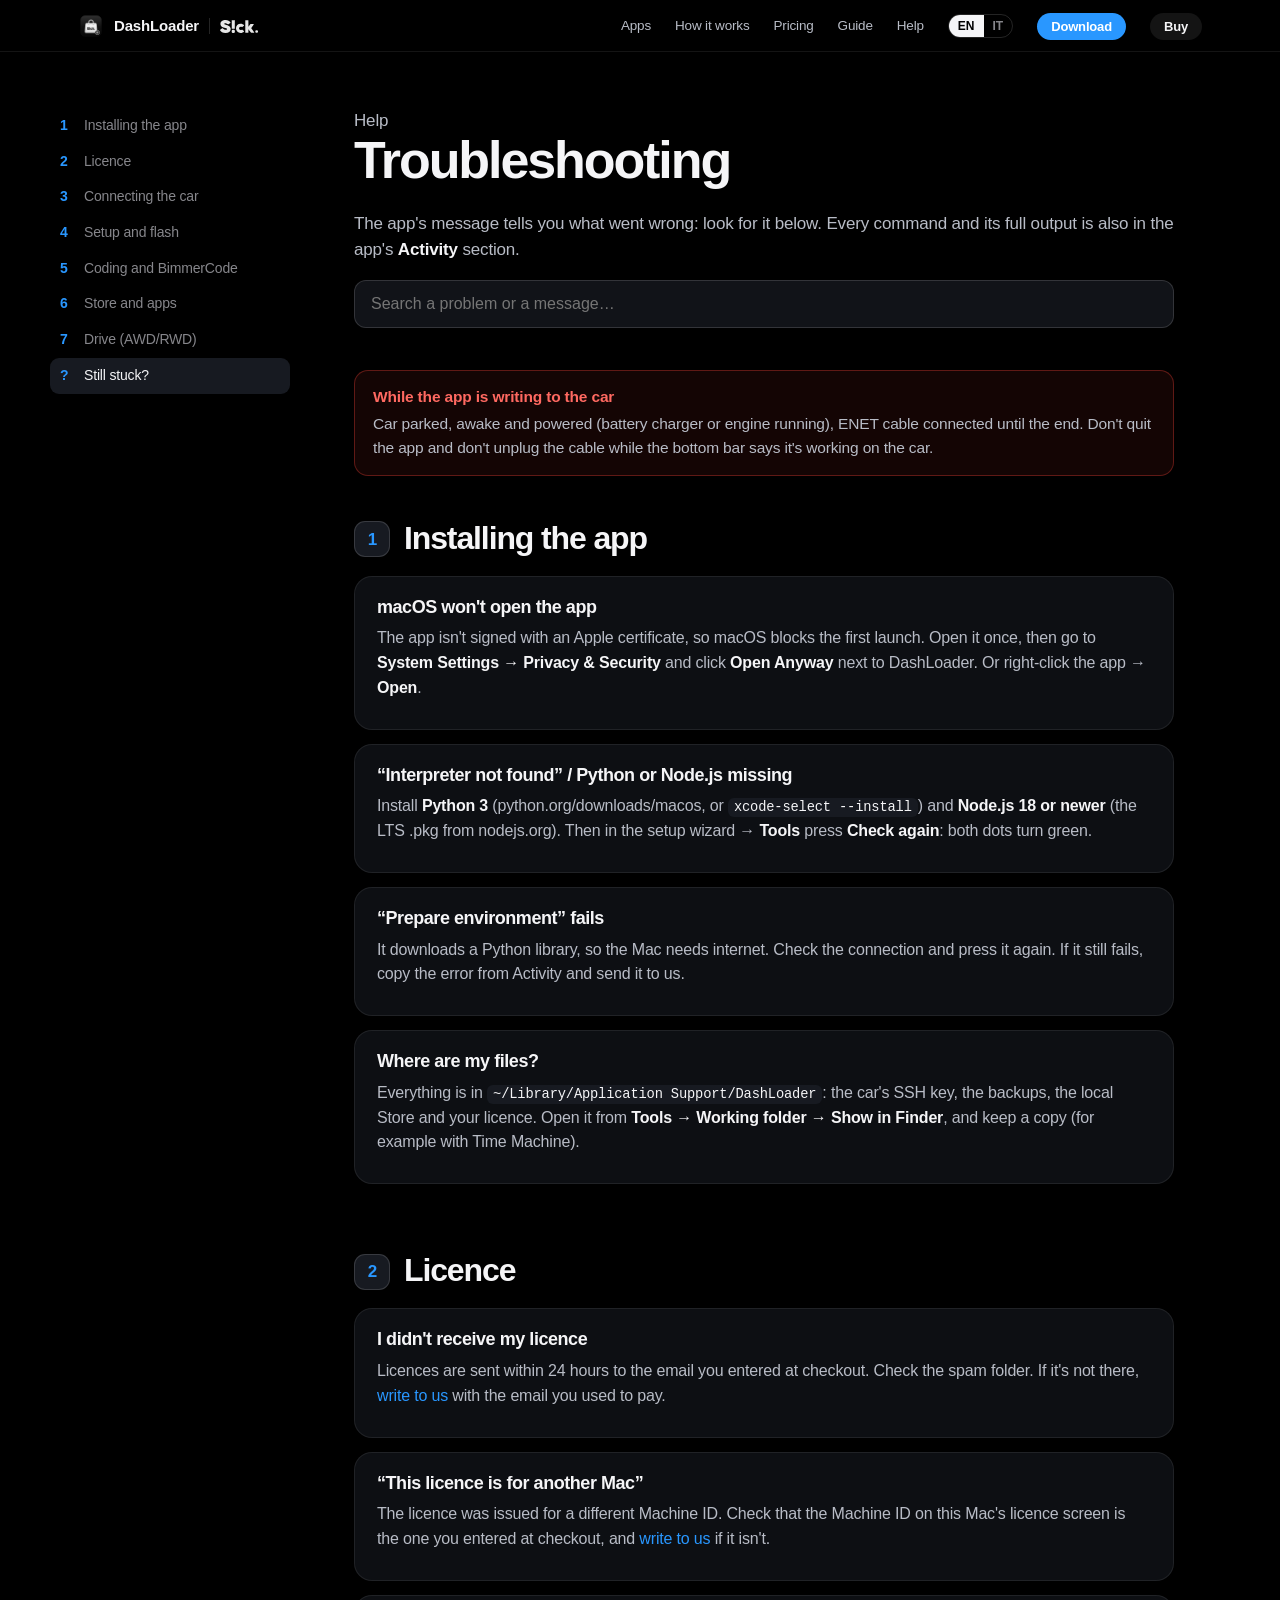
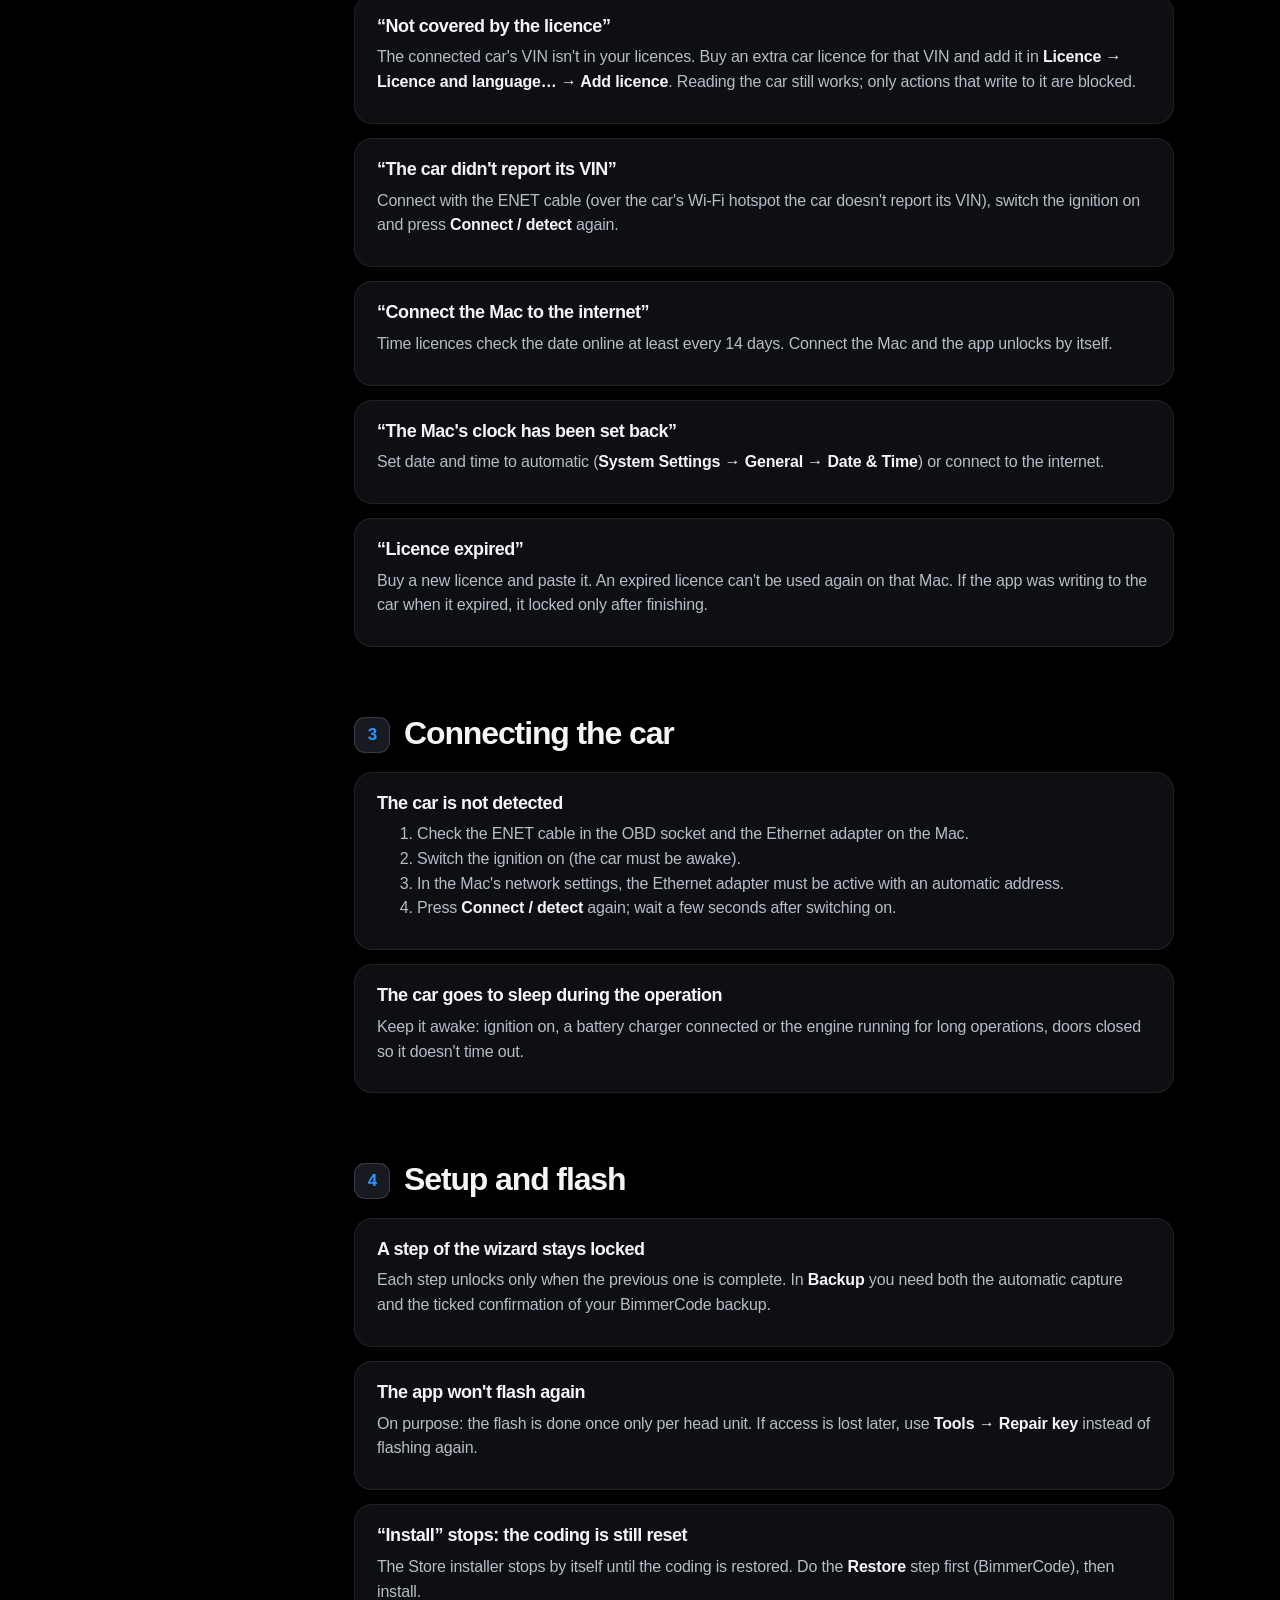
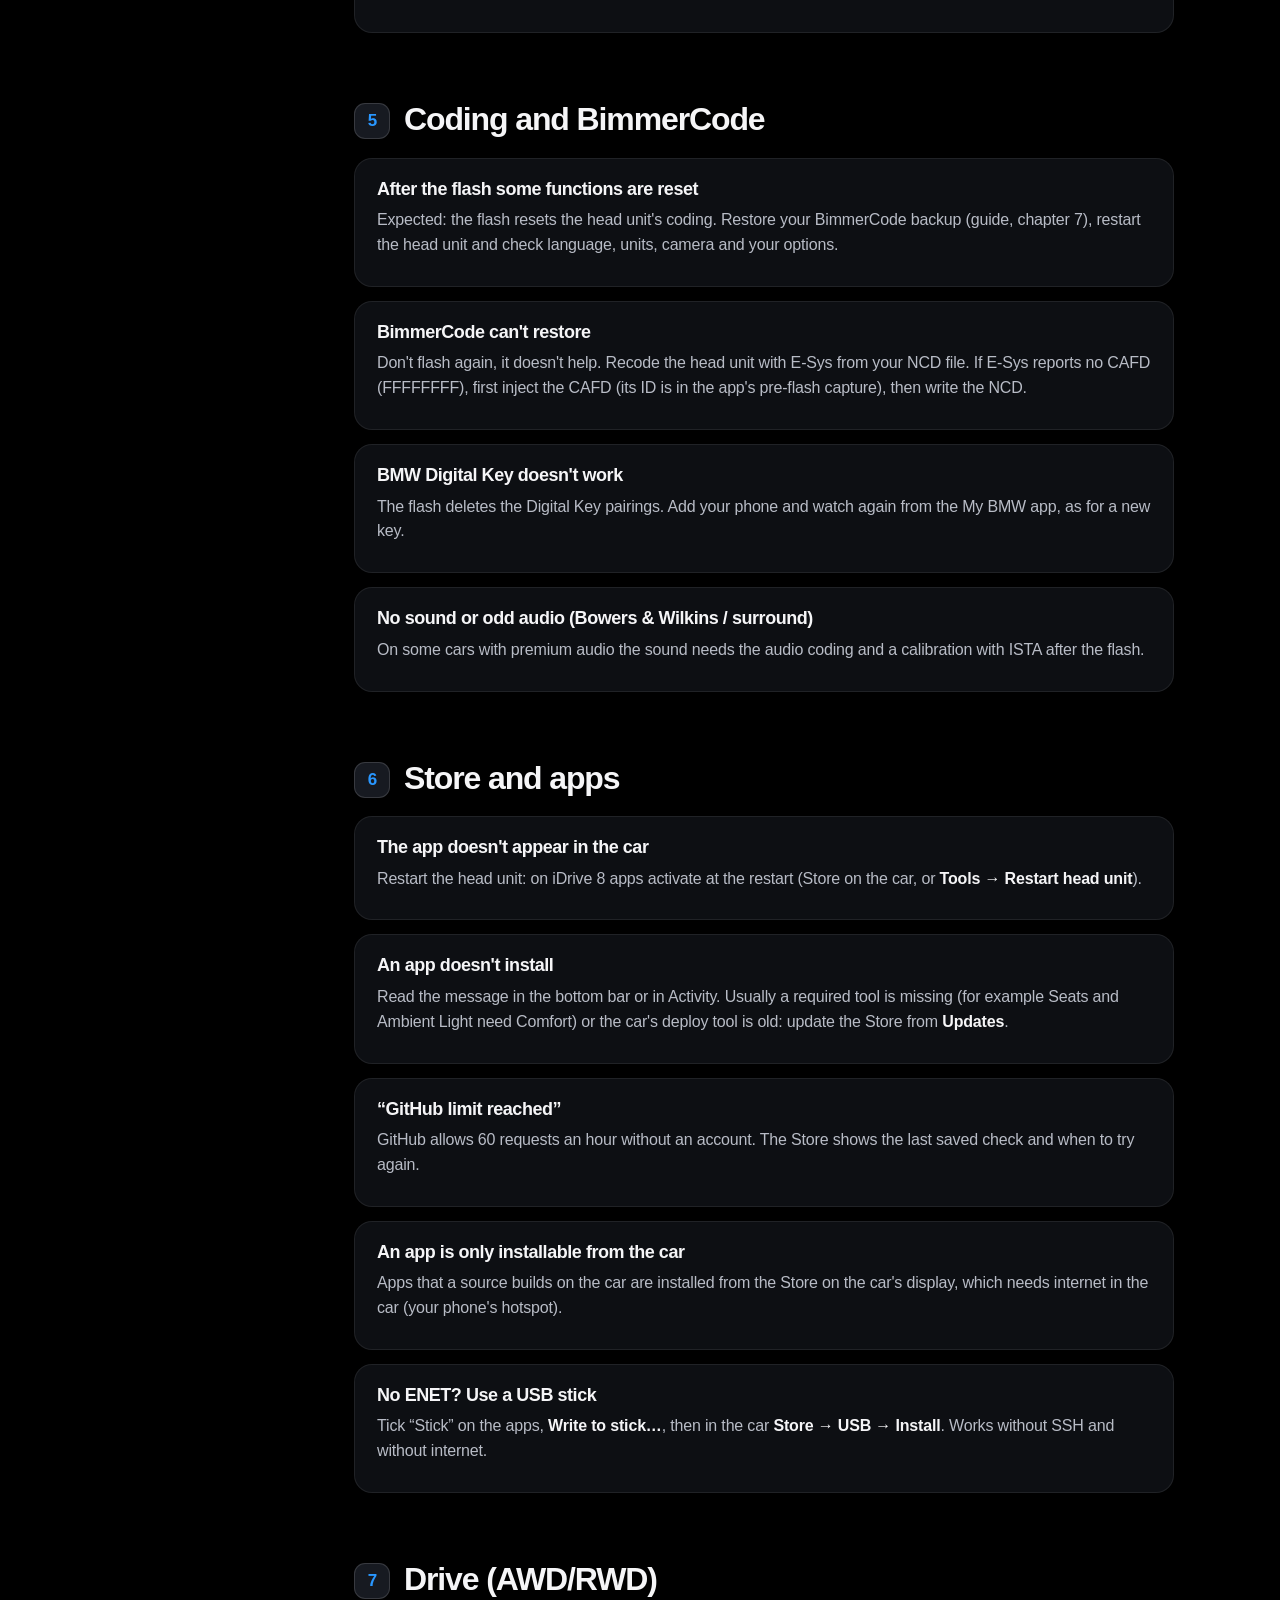
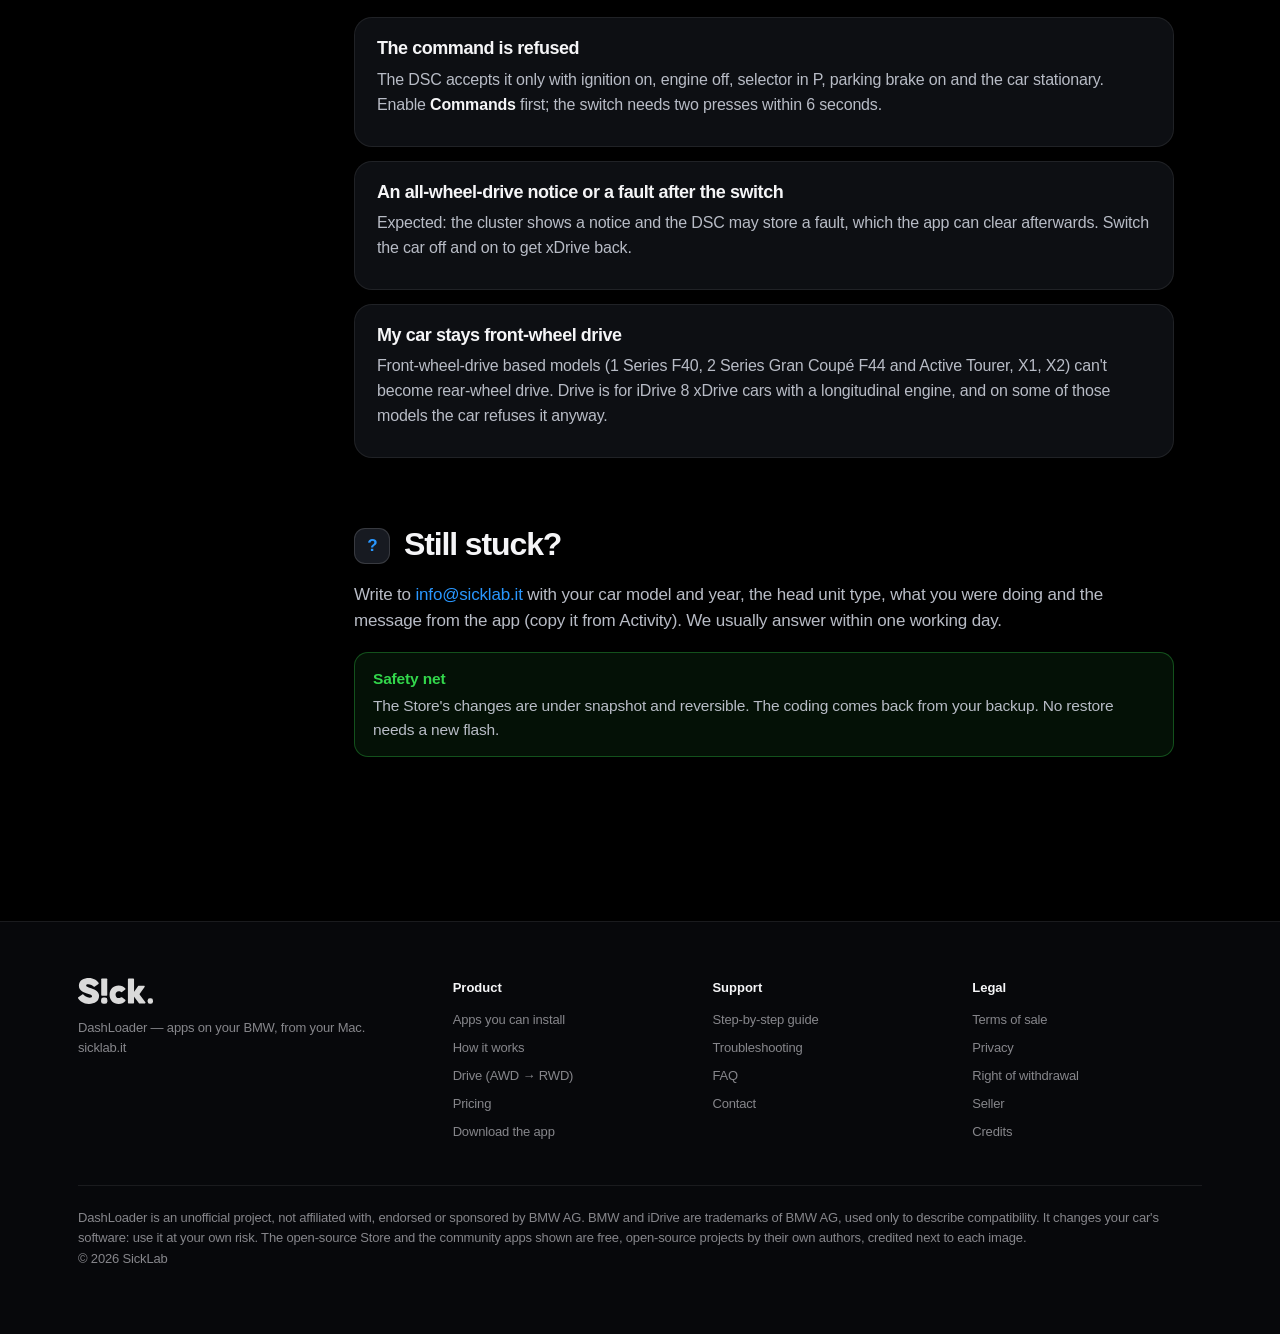
<file: help.html>
<!doctype html>
<html lang="en" data-lang="en">
<head>
<meta charset="utf-8">
<meta name="viewport" content="width=device-width, initial-scale=1, viewport-fit=cover">
<title>Help &amp; troubleshooting — DashLoader</title>
<meta name="title-en" content="Help &amp; troubleshooting — DashLoader"><meta name="title-it" content="Aiuto e problemi — DashLoader">
<meta name="description" content="Fixes for the most common problems with DashLoader.">
<meta name="theme-color" content="#000000">
<link rel="canonical" href="https://sicklab.it/help.html">
<meta property="og:title" content="Help &amp; troubleshooting — DashLoader"><meta property="og:description" content="Fixes for the most common problems with DashLoader."><meta property="og:url" content="https://sicklab.it/help.html">
<meta property="og:image" content="https://sicklab.it/assets/img/og.jpg"><meta property="og:type" content="website"><meta property="og:site_name" content="sicklab.it">
<meta name="twitter:card" content="summary_large_image">
<link rel="icon" href="assets/img/favicon.png"><link rel="apple-touch-icon" href="assets/img/apple-touch-icon.png">
<link rel="stylesheet" href="assets/site.css?v=1795721738">
</head>
<body>
<header class="nav"><div class="wrap">
  <a class="brand" href="index.html"><img class="ic" src="assets/img/icon.png" alt="">DashLoader<span class="bar"></span><img class="sk" src="assets/img/sick.svg" alt="S!ck."></a>
  <button class="menu-btn" aria-label="Menu"><svg viewBox="0 0 24 24" fill="none" stroke="currentColor" stroke-width="1.8" stroke-linecap="round"><path d="M4 8h16M4 16h16"/></svg></button>
  <nav class="links">
    <a href="index.html#apps"><span lang="en">Apps</span><span lang="it">App</span></a>
    <a href="index.html#how"><span lang="en">How it works</span><span lang="it">Come funziona</span></a>
    <a href="index.html#pricing"><span lang="en">Pricing</span><span lang="it">Prezzi</span></a>
    <a href="guide.html"><span lang="en">Guide</span><span lang="it">Guida</span></a>
    <a href="help.html"><span lang="en">Help</span><span lang="it">Aiuto</span></a>
    <span class="langsw"><button data-set="en">EN</button><button data-set="it">IT</button></span>
    <a class="btn sm" href="https://github.com/sicklab-sicklab/sicklab.it/releases/latest/download/DashLoader.dmg" rel="noopener"><span lang="en">Download</span><span lang="it">Scarica</span></a>
    <a class="btn sm ghost" href="index.html#pricing"><span lang="en">Buy</span><span lang="it">Acquista</span></a>
  </nav>
</div></header>
<main>
<div class="wrap doc">
<aside>
  <a href="#install"><span class="n">1</span><span lang="en">Installing the app</span><span lang="it">Installare l'app</span></a>
  <a href="#licence"><span class="n">2</span><span lang="en">Licence</span><span lang="it">Licenza</span></a>
  <a href="#connect"><span class="n">3</span><span lang="en">Connecting the car</span><span lang="it">Collegare l'auto</span></a>
  <a href="#setup"><span class="n">4</span><span lang="en">Setup and flash</span><span lang="it">Configurazione e flash</span></a>
  <a href="#coding"><span class="n">5</span><span lang="en">Coding and BimmerCode</span><span lang="it">Codifica e BimmerCode</span></a>
  <a href="#apps"><span class="n">6</span><span lang="en">Store and apps</span><span lang="it">Store e app</span></a>
  <a href="#drive"><span class="n">7</span>Drive (AWD/RWD)</a>
  <a href="#contact"><span class="n">?</span><span lang="en">Still stuck?</span><span lang="it">Ancora bloccato?</span></a>
</aside>
<article>
  <header>
    <span class="kicker"><span lang="en">Help</span><span lang="it">Aiuto</span></span>
    <h1 style="font-size:clamp(34px,5vw,52px)"><span lang="en">Troubleshooting</span><span lang="it">Risoluzione dei problemi</span></h1>
    <p class="lead"><span lang="en">The app's message tells you what went wrong: look for it below. Every command and its full output is also in the app's <b>Activity</b> section.</span><span lang="it">Il messaggio dell'app ti dice cosa non va: cercalo qui sotto. Ogni comando con il suo output completo è anche nella sezione <b>Attività</b> dell'app.</span></p>
    <input class="search" type="search" data-ph-en="Search a problem or a message…" data-ph-it="Cerca un problema o un messaggio…" placeholder="Search a problem or a message…">
    <div class="note warn"><span class="t"><span lang="en">While the app is writing to the car</span><span lang="it">Mentre l'app scrive sull'auto</span></span><span lang="en">Car parked, awake and powered (battery charger or engine running), ENET cable connected until the end. Don't quit the app and don't unplug the cable while the bottom bar says it's working on the car.</span><span lang="it">Auto ferma, accesa e alimentata (caricabatterie o motore acceso), cavo ENET collegato fino alla fine. Non chiudere l'app e non staccare il cavo mentre la barra in basso dice che sta lavorando sull'auto.</span></div>
  </header>

  <section id="install">
    <h2><span class="n">1</span><span lang="en">Installing the app</span><span lang="it">Installare l'app</span></h2>
    <div class="prob"><h3><span lang="en">macOS won't open the app</span><span lang="it">macOS non apre l'app</span></h3>
      <p><span lang="en">The app isn't signed with an Apple certificate, so macOS blocks the first launch. Open it once, then go to <b>System Settings → Privacy & Security</b> and click <b>Open Anyway</b> next to DashLoader. Or right-click the app → <b>Open</b>.</span><span lang="it">L'app non è firmata con un certificato Apple, quindi macOS blocca il primo avvio. Aprila una volta, poi vai in <b>Impostazioni di Sistema → Privacy e sicurezza</b> e fai clic su <b>Apri comunque</b> accanto a DashLoader. Oppure clic destro sull'app → <b>Apri</b>.</span></p></div>
    <div class="prob"><h3><span lang="en">“Interpreter not found” / Python or Node.js missing</span><span lang="it">“Interprete non trovato” / manca Python o Node.js</span></h3>
      <p><span lang="en">Install <b>Python 3</b> (python.org/downloads/macos, or <code>xcode-select --install</code>) and <b>Node.js 18 or newer</b> (the LTS .pkg from nodejs.org). Then in the setup wizard → <b>Tools</b> press <b>Check again</b>: both dots turn green.</span><span lang="it">Installa <b>Python 3</b> (python.org/downloads/macos, oppure <code>xcode-select --install</code>) e <b>Node.js 18 o successivo</b> (il .pkg LTS da nodejs.org). Poi nella procedura guidata → <b>Strumenti</b> premi <b>Ricontrolla</b>: i due pallini diventano verdi.</span></p></div>
    <div class="prob"><h3><span lang="en">“Prepare environment” fails</span><span lang="it">“Prepara ambiente” non riesce</span></h3>
      <p><span lang="en">It downloads a Python library, so the Mac needs internet. Check the connection and press it again. If it still fails, copy the error from Activity and send it to us.</span><span lang="it">Scarica una libreria Python, quindi al Mac serve internet. Controlla la connessione e premilo di nuovo. Se non va ancora, copia l'errore da Attività e mandacelo.</span></p></div>
    <div class="prob"><h3><span lang="en">Where are my files?</span><span lang="it">Dove sono i miei file?</span></h3>
      <p><span lang="en">Everything is in <code>~/Library/Application Support/DashLoader</code>: the car's SSH key, the backups, the local Store and your licence. Open it from <b>Tools → Working folder → Show in Finder</b>, and keep a copy (for example with Time Machine).</span><span lang="it">Tutto è in <code>~/Library/Application Support/DashLoader</code>: la chiave SSH dell'auto, i backup, lo Store locale e la licenza. Aprila da <b>Strumenti → Cartella di lavoro → Mostra nel Finder</b>, e tienine una copia (per esempio con Time Machine).</span></p></div>
  </section>

  <section id="licence">
    <h2><span class="n">2</span><span lang="en">Licence</span><span lang="it">Licenza</span></h2>
    <div class="prob"><h3><span lang="en">I didn't receive my licence</span><span lang="it">Non ho ricevuto la licenza</span></h3>
      <p><span lang="en">Licences are sent within 24 hours to the email you entered at checkout. Check the spam folder. If it's not there, <a href="mailto:info@sicklab.it">write to us</a> with the email you used to pay.</span><span lang="it">Le licenze arrivano entro 24 ore all'email inserita al pagamento. Controlla lo spam. Se non c'è, <a href="mailto:info@sicklab.it">scrivici</a> con l'email usata per pagare.</span></p></div>
    <div class="prob"><h3><span lang="en">“This licence is for another Mac”</span><span lang="it">“Questa licenza è per un altro Mac”</span></h3>
      <p><span lang="en">The licence was issued for a different Machine ID. Check that the Machine ID on this Mac's licence screen is the one you entered at checkout, and <a href="mailto:info@sicklab.it">write to us</a> if it isn't.</span><span lang="it">La licenza è stata emessa per un altro Machine ID. Controlla che il Machine ID nella schermata della licenza di questo Mac sia quello inserito al pagamento, e <a href="mailto:info@sicklab.it">scrivici</a> se non lo è.</span></p></div>
    <div class="prob"><h3><span lang="en">“Not covered by the licence”</span><span lang="it">“Non coperta dalla licenza”</span></h3>
      <p><span lang="en">The connected car's VIN isn't in your licences. Buy an extra car licence for that VIN and add it in <b>Licence → Licence and language… → Add licence</b>. Reading the car still works; only actions that write to it are blocked.</span><span lang="it">Il VIN dell'auto collegata non è nelle tue licenze. Compra una licenza auto in più per quel VIN e aggiungila in <b>Licenza → Licenza e lingua… → Aggiungi licenza</b>. Leggere l'auto funziona comunque; si bloccano solo le azioni che la modificano.</span></p></div>
    <div class="prob"><h3><span lang="en">“The car didn't report its VIN”</span><span lang="it">“L'auto non ha comunicato il VIN”</span></h3>
      <p><span lang="en">Connect with the ENET cable (over the car's Wi-Fi hotspot the car doesn't report its VIN), switch the ignition on and press <b>Connect / detect</b> again.</span><span lang="it">Collegati con il cavo ENET (dall'hotspot Wi-Fi dell'auto il VIN non viene comunicato), accendi il quadro e premi di nuovo <b>Collega / rileva</b>.</span></p></div>
    <div class="prob"><h3><span lang="en">“Connect the Mac to the internet”</span><span lang="it">“Collega il Mac a internet”</span></h3>
      <p><span lang="en">Time licences check the date online at least every 14 days. Connect the Mac and the app unlocks by itself.</span><span lang="it">Le licenze a tempo controllano la data online almeno ogni 14 giorni. Collega il Mac e l'app si sblocca da sola.</span></p></div>
    <div class="prob"><h3><span lang="en">“The Mac's clock has been set back”</span><span lang="it">“L'orologio del Mac è stato spostato indietro”</span></h3>
      <p><span lang="en">Set date and time to automatic (<b>System Settings → General → Date & Time</b>) or connect to the internet.</span><span lang="it">Imposta data e ora automatiche (<b>Impostazioni di Sistema → Generali → Data e ora</b>) oppure collegati a internet.</span></p></div>
    <div class="prob"><h3><span lang="en">“Licence expired”</span><span lang="it">“Licenza scaduta”</span></h3>
      <p><span lang="en">Buy a new licence and paste it. An expired licence can't be used again on that Mac. If the app was writing to the car when it expired, it locked only after finishing.</span><span lang="it">Compra una nuova licenza e incollala. Una licenza scaduta non si può riusare su quel Mac. Se l'app stava scrivendo sull'auto alla scadenza, si è bloccata solo dopo aver finito.</span></p></div>
  </section>

  <section id="connect">
    <h2><span class="n">3</span><span lang="en">Connecting the car</span><span lang="it">Collegare l'auto</span></h2>
    <div class="prob"><h3><span lang="en">The car is not detected</span><span lang="it">L'auto non viene rilevata</span></h3>
      <ol><li><span lang="en">Check the ENET cable in the OBD socket and the Ethernet adapter on the Mac.</span><span lang="it">Controlla il cavo ENET nella presa OBD e l'adattatore Ethernet sul Mac.</span></li>
      <li><span lang="en">Switch the ignition on (the car must be awake).</span><span lang="it">Accendi il quadro (l'auto deve essere sveglia).</span></li>
      <li><span lang="en">In the Mac's network settings, the Ethernet adapter must be active with an automatic address.</span><span lang="it">Nelle impostazioni di rete del Mac, l'adattatore Ethernet deve essere attivo con indirizzo automatico.</span></li>
      <li><span lang="en">Press <b>Connect / detect</b> again; wait a few seconds after switching on.</span><span lang="it">Premi di nuovo <b>Collega / rileva</b>; aspetta qualche secondo dopo l'accensione.</span></li></ol></div>
    <div class="prob"><h3><span lang="en">The car goes to sleep during the operation</span><span lang="it">L'auto si spegne durante l'operazione</span></h3>
      <p><span lang="en">Keep it awake: ignition on, a battery charger connected or the engine running for long operations, doors closed so it doesn't time out.</span><span lang="it">Tienila sveglia: quadro acceso, caricabatterie collegato o motore acceso per le operazioni lunghe, porte chiuse perché non vada in timeout.</span></p></div>
  </section>

  <section id="setup">
    <h2><span class="n">4</span><span lang="en">Setup and flash</span><span lang="it">Configurazione e flash</span></h2>
    <div class="prob"><h3><span lang="en">A step of the wizard stays locked</span><span lang="it">Un passo della procedura resta bloccato</span></h3>
      <p><span lang="en">Each step unlocks only when the previous one is complete. In <b>Backup</b> you need both the automatic capture and the ticked confirmation of your BimmerCode backup.</span><span lang="it">Ogni passo si sblocca solo quando il precedente è completo. In <b>Backup</b> servono sia la cattura automatica sia la spunta di conferma del backup con BimmerCode.</span></p></div>
    <div class="prob"><h3><span lang="en">The app won't flash again</span><span lang="it">L'app non rifà il flash</span></h3>
      <p><span lang="en">On purpose: the flash is done once only per head unit. If access is lost later, use <b>Tools → Repair key</b> instead of flashing again.</span><span lang="it">Di proposito: il flash si fa una sola volta per unità. Se in seguito l'accesso si perde, usa <b>Strumenti → Ripara chiave</b> invece di rifare il flash.</span></p></div>
    <div class="prob"><h3><span lang="en">“Install” stops: the coding is still reset</span><span lang="it">“Installa” si ferma: la codifica è ancora azzerata</span></h3>
      <p><span lang="en">The Store installer stops by itself until the coding is restored. Do the <b>Restore</b> step first (BimmerCode), then install.</span><span lang="it">L'installer dello Store si ferma da solo finché la codifica non è ripristinata. Fai prima il passo <b>Ripristino</b> (BimmerCode), poi installa.</span></p></div>
  </section>

  <section id="coding">
    <h2><span class="n">5</span><span lang="en">Coding and BimmerCode</span><span lang="it">Codifica e BimmerCode</span></h2>
    <div class="prob"><h3><span lang="en">After the flash some functions are reset</span><span lang="it">Dopo il flash alcune funzioni sono azzerate</span></h3>
      <p><span lang="en">Expected: the flash resets the head unit's coding. Restore your BimmerCode backup (guide, chapter 7), restart the head unit and check language, units, camera and your options.</span><span lang="it">È normale: il flash azzera la codifica dell'unità. Ripristina il backup di BimmerCode (guida, capitolo 7), riavvia l'unità e controlla lingua, unità di misura, telecamera e le tue opzioni.</span></p></div>
    <div class="prob"><h3><span lang="en">BimmerCode can't restore</span><span lang="it">BimmerCode non riesce a ripristinare</span></h3>
      <p><span lang="en">Don't flash again, it doesn't help. Recode the head unit with E-Sys from your NCD file. If E-Sys reports no CAFD (FFFFFFFF), first inject the CAFD (its ID is in the app's pre-flash capture), then write the NCD.</span><span lang="it">Non rifare il flash, non serve. Ricodifica l'unità con E-Sys dal tuo file NCD. Se E-Sys segnala nessun CAFD (FFFFFFFF), prima inietta il CAFD (il suo ID è nella cattura pre-flash dell'app), poi scrivi l'NCD.</span></p></div>
    <div class="prob"><h3><span lang="en">BMW Digital Key doesn't work</span><span lang="it">La BMW Digital Key non funziona</span></h3>
      <p><span lang="en">The flash deletes the Digital Key pairings. Add your phone and watch again from the My BMW app, as for a new key.</span><span lang="it">Il flash cancella gli abbinamenti della Digital Key. Aggiungi di nuovo telefono e orologio dall'app My BMW, come per una chiave nuova.</span></p></div>
    <div class="prob"><h3><span lang="en">No sound or odd audio (Bowers & Wilkins / surround)</span><span lang="it">Niente audio o audio strano (Bowers & Wilkins / surround)</span></h3>
      <p><span lang="en">On some cars with premium audio the sound needs the audio coding and a calibration with ISTA after the flash.</span><span lang="it">Su alcune auto con audio premium serve la codifica audio e una calibrazione con ISTA dopo il flash.</span></p></div>
  </section>

  <section id="apps">
    <h2><span class="n">6</span><span lang="en">Store and apps</span><span lang="it">Store e app</span></h2>
    <div class="prob"><h3><span lang="en">The app doesn't appear in the car</span><span lang="it">L'app non compare nell'auto</span></h3>
      <p><span lang="en">Restart the head unit: on iDrive 8 apps activate at the restart (Store on the car, or <b>Tools → Restart head unit</b>).</span><span lang="it">Riavvia l'unità: su iDrive 8 le app si attivano al riavvio (dallo Store nell'auto, oppure <b>Strumenti → Riavvia head unit</b>).</span></p></div>
    <div class="prob"><h3><span lang="en">An app doesn't install</span><span lang="it">Un'app non si installa</span></h3>
      <p><span lang="en">Read the message in the bottom bar or in Activity. Usually a required tool is missing (for example Seats and Ambient Light need Comfort) or the car's deploy tool is old: update the Store from <b>Updates</b>.</span><span lang="it">Leggi il messaggio nella barra in basso o in Attività. Di solito manca uno strumento richiesto (per esempio Seats e Ambient Light richiedono Comfort) o lo strumento di installazione dell'auto è vecchio: aggiorna lo Store da <b>Aggiornamenti</b>.</span></p></div>
    <div class="prob"><h3><span lang="en">“GitHub limit reached”</span><span lang="it">“Limite di GitHub raggiunto”</span></h3>
      <p><span lang="en">GitHub allows 60 requests an hour without an account. The Store shows the last saved check and when to try again.</span><span lang="it">GitHub permette 60 richieste all'ora senza account. Lo Store mostra l'ultimo controllo salvato e quando riprovare.</span></p></div>
    <div class="prob"><h3><span lang="en">An app is only installable from the car</span><span lang="it">Un'app si installa solo dall'auto</span></h3>
      <p><span lang="en">Apps that a source builds on the car are installed from the Store on the car's display, which needs internet in the car (your phone's hotspot).</span><span lang="it">Le app che una fonte compila nell'auto si installano dallo Store sullo schermo dell'auto, che ha bisogno di internet nell'auto (hotspot del telefono).</span></p></div>
    <div class="prob"><h3><span lang="en">No ENET? Use a USB stick</span><span lang="it">Niente ENET? Usa una chiavetta USB</span></h3>
      <p><span lang="en">Tick “Stick” on the apps, <b>Write to stick…</b>, then in the car <b>Store → USB → Install</b>. Works without SSH and without internet.</span><span lang="it">Spunta “Chiavetta” sulle app, <b>Scrivi su chiavetta…</b>, poi nell'auto <b>Store → USB → Installa</b>. Funziona senza SSH e senza internet.</span></p></div>
  </section>

  <section id="drive">
    <h2><span class="n">7</span>Drive (AWD/RWD)</h2>
    <div class="prob"><h3><span lang="en">The command is refused</span><span lang="it">Il comando viene rifiutato</span></h3>
      <p><span lang="en">The DSC accepts it only with ignition on, engine off, selector in P, parking brake on and the car stationary. Enable <b>Commands</b> first; the switch needs two presses within 6 seconds.</span><span lang="it">Il DSC lo accetta solo con quadro acceso, motore spento, leva in P, freno di stazionamento inserito e auto ferma. Prima attiva <b>Comandi</b>; il passaggio richiede due tocchi entro 6 secondi.</span></p></div>
    <div class="prob"><h3><span lang="en">An all-wheel-drive notice or a fault after the switch</span><span lang="it">Un avviso della trazione integrale o un errore dopo il passaggio</span></h3>
      <p><span lang="en">Expected: the cluster shows a notice and the DSC may store a fault, which the app can clear afterwards. Switch the car off and on to get xDrive back.</span><span lang="it">È normale: il quadro mostra un avviso e il DSC può memorizzare un errore, che l'app può cancellare dopo. Spegni e riaccendi l'auto per riavere l'xDrive.</span></p></div>
    <div class="prob"><h3><span lang="en">My car stays front-wheel drive</span><span lang="it">La mia auto resta a trazione anteriore</span></h3>
      <p><span lang="en">Front-wheel-drive based models (1 Series F40, 2 Series Gran Coupé F44 and Active Tourer, X1, X2) can't become rear-wheel drive. Drive is for iDrive 8 xDrive cars with a longitudinal engine, and on some of those models the car refuses it anyway.</span><span lang="it">I modelli a trazione anteriore di base (Serie 1 F40, Serie 2 Gran Coupé F44 e Active Tourer, X1, X2) non possono diventare a trazione posteriore. Drive è per le auto xDrive con iDrive 8 e motore longitudinale, e su alcuni di questi modelli l'auto lo rifiuta comunque.</span></p></div>
  </section>

  <section id="contact">
    <h2><span class="n">?</span><span lang="en">Still stuck?</span><span lang="it">Ancora bloccato?</span></h2>
    <p><span lang="en">Write to <a href="mailto:info@sicklab.it">info@sicklab.it</a> with your car model and year, the head unit type, what you were doing and the message from the app (copy it from Activity). We usually answer within one working day.</span><span lang="it">Scrivi a <a href="mailto:info@sicklab.it">info@sicklab.it</a> con modello e anno dell'auto, tipo di unità, cosa stavi facendo e il messaggio dell'app (copialo da Attività). Di solito rispondiamo entro un giorno lavorativo.</span></p>
    <div class="note ok"><span class="t"><span lang="en">Safety net</span><span lang="it">Rete di sicurezza</span></span><span lang="en">The Store's changes are under snapshot and reversible. The coding comes back from your backup. No restore needs a new flash.</span><span lang="it">Le modifiche dello Store sono sotto snapshot e reversibili. La codifica torna dal tuo backup. Nessun ripristino richiede un nuovo flash.</span></div>
  </section>
</article>
</div>

</main>
<footer><div class="wrap">
  <div class="cols">
    <div>
      <img class="sk" src="assets/img/sick.svg" alt="S!ck.">
      <p><span lang="en">DashLoader — apps on your BMW, from your Mac.</span><span lang="it">DashLoader — app sulla tua BMW, dal tuo Mac.</span><br>sicklab.it</p>
    </div>
    <div><h4><span lang="en">Product</span><span lang="it">Prodotto</span></h4><a href="index.html#apps"><span lang="en">Apps you can install</span><span lang="it">App che puoi installare</span></a><a href="index.html#how"><span lang="en">How it works</span><span lang="it">Come funziona</span></a><a href="index.html#drive">Drive (AWD → RWD)</a><a href="index.html#pricing"><span lang="en">Pricing</span><span lang="it">Prezzi</span></a><a href="https://github.com/sicklab-sicklab/sicklab.it/releases/latest/download/DashLoader.dmg" rel="noopener"><span lang="en">Download the app</span><span lang="it">Scarica l'app</span></a></div>
    <div><h4><span lang="en">Support</span><span lang="it">Supporto</span></h4><a href="guide.html"><span lang="en">Step-by-step guide</span><span lang="it">Guida passo passo</span></a><a href="help.html"><span lang="en">Troubleshooting</span><span lang="it">Risoluzione problemi</span></a><a href="index.html#faq">FAQ</a><a href="mailto:info@sicklab.it"><span lang="en">Contact</span><span lang="it">Contatti</span></a></div>
    <div><h4><span lang="en">Legal</span><span lang="it">Note legali</span></h4><a href="legal.html#terms"><span lang="en">Terms of sale</span><span lang="it">Condizioni di vendita</span></a><a href="legal.html#privacy">Privacy</a><a href="legal.html#withdrawal"><span lang="en">Right of withdrawal</span><span lang="it">Diritto di recesso</span></a><a href="legal.html#seller"><span lang="en">Seller</span><span lang="it">Venditore</span></a><a href="legal.html#credits"><span lang="en">Credits</span><span lang="it">Crediti</span></a></div>
  </div>
  <div class="legal"><span lang="en">DashLoader is an unofficial project, not affiliated with, endorsed or sponsored by BMW AG. BMW and iDrive are trademarks of BMW AG, used only to describe compatibility. It changes your car's software: use it at your own risk. The open-source Store and the community apps shown are free, open-source projects by their own authors, credited next to each image.</span><span lang="it">DashLoader è un progetto non ufficiale, non affiliato, approvato o sponsorizzato da BMW AG. BMW e iDrive sono marchi di BMW AG, citati solo per indicare la compatibilità. Modifica il software della tua auto: lo usi a tuo rischio. Lo Store open source e le app della community mostrate sono progetti gratuiti e open source dei loro autori, citati accanto a ogni immagine.</span><br>© 2026 SickLab</div>
</div></footer>
<script src="assets/site.js?v=1795721738"></script>
</body>
</html>
</file>
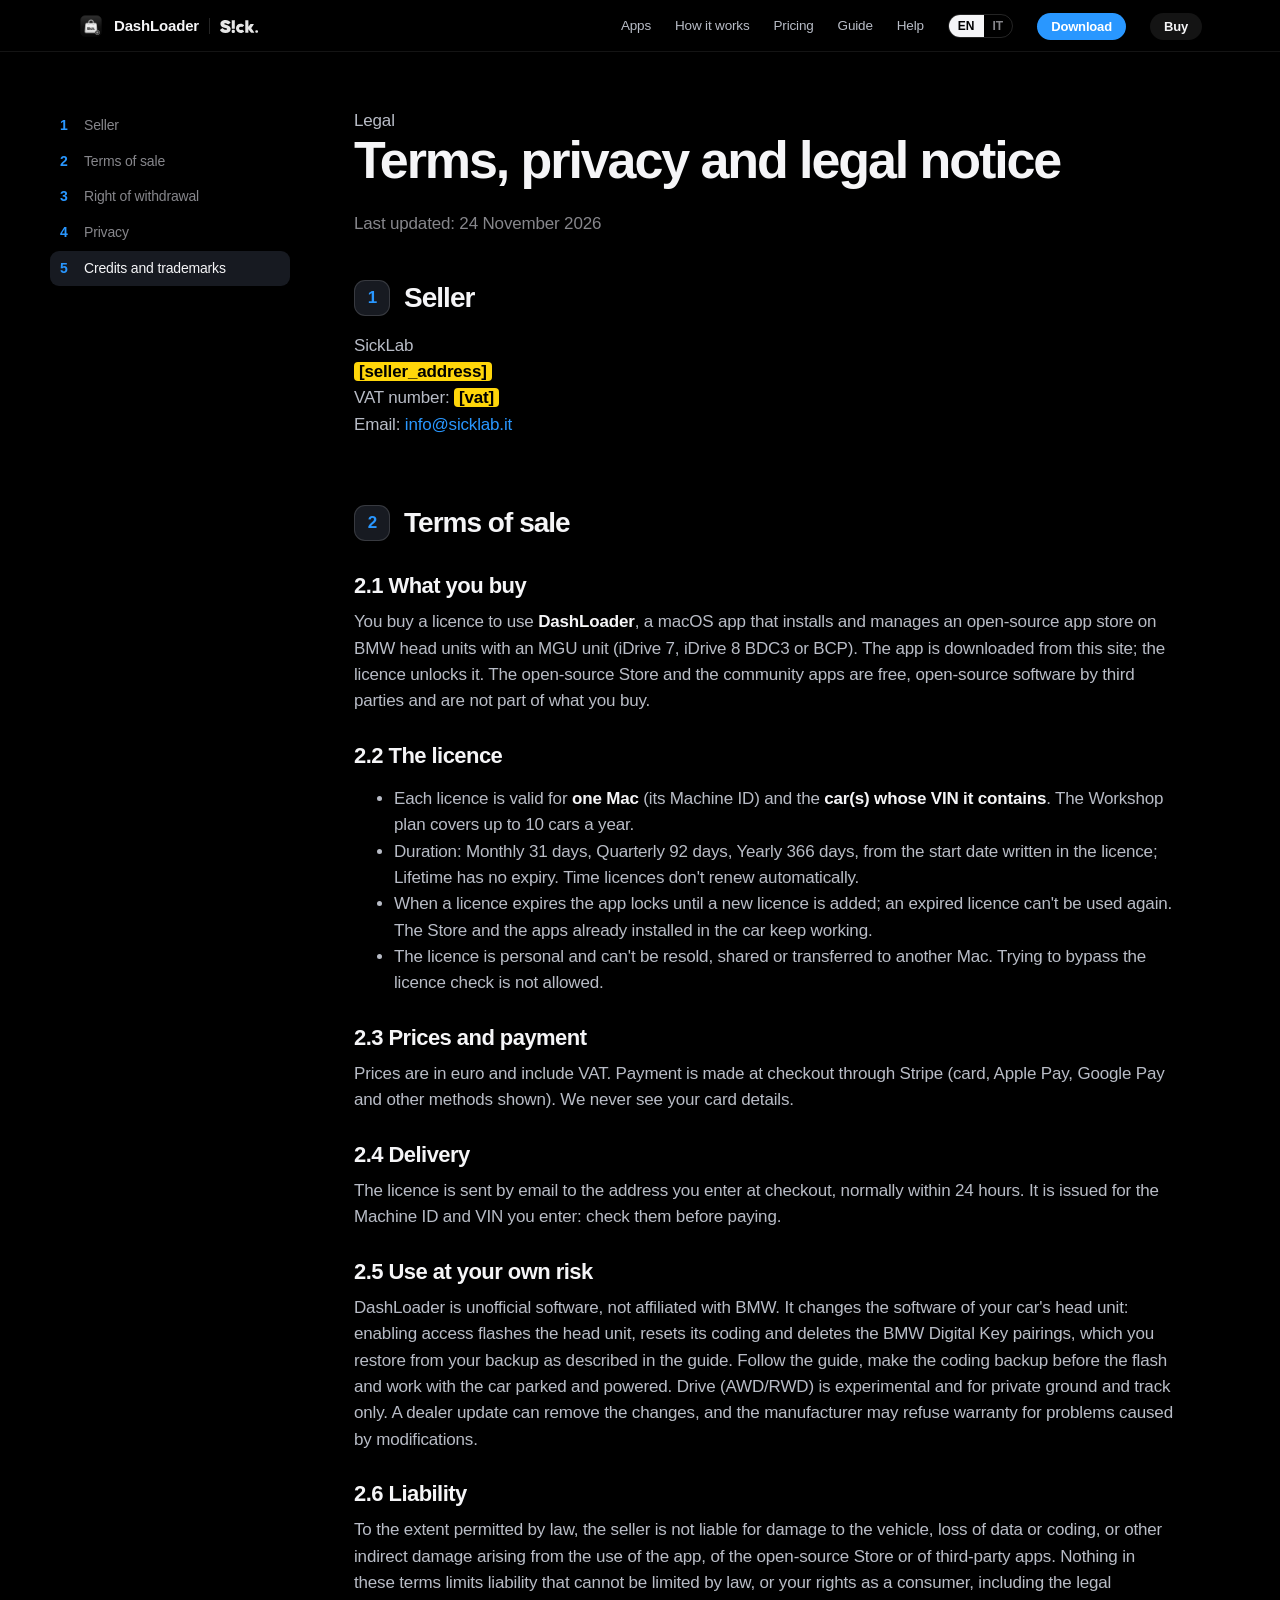
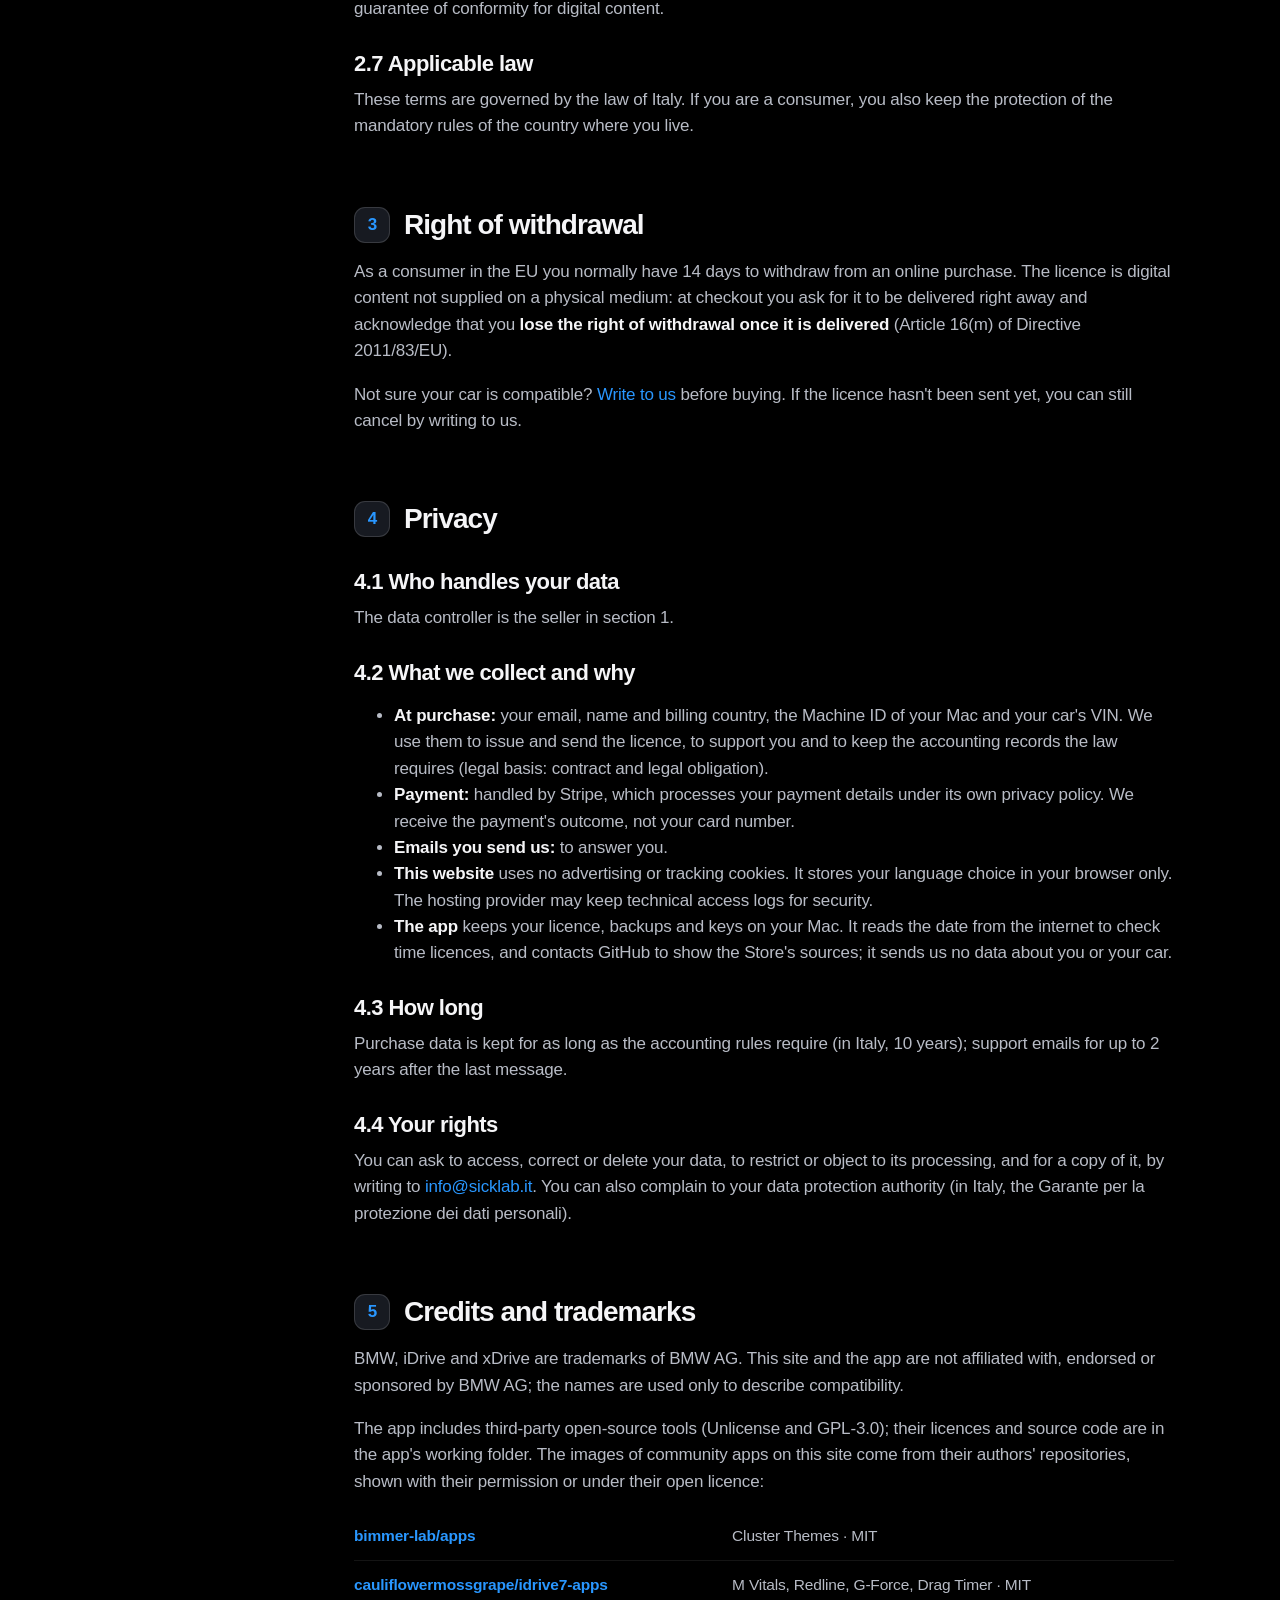
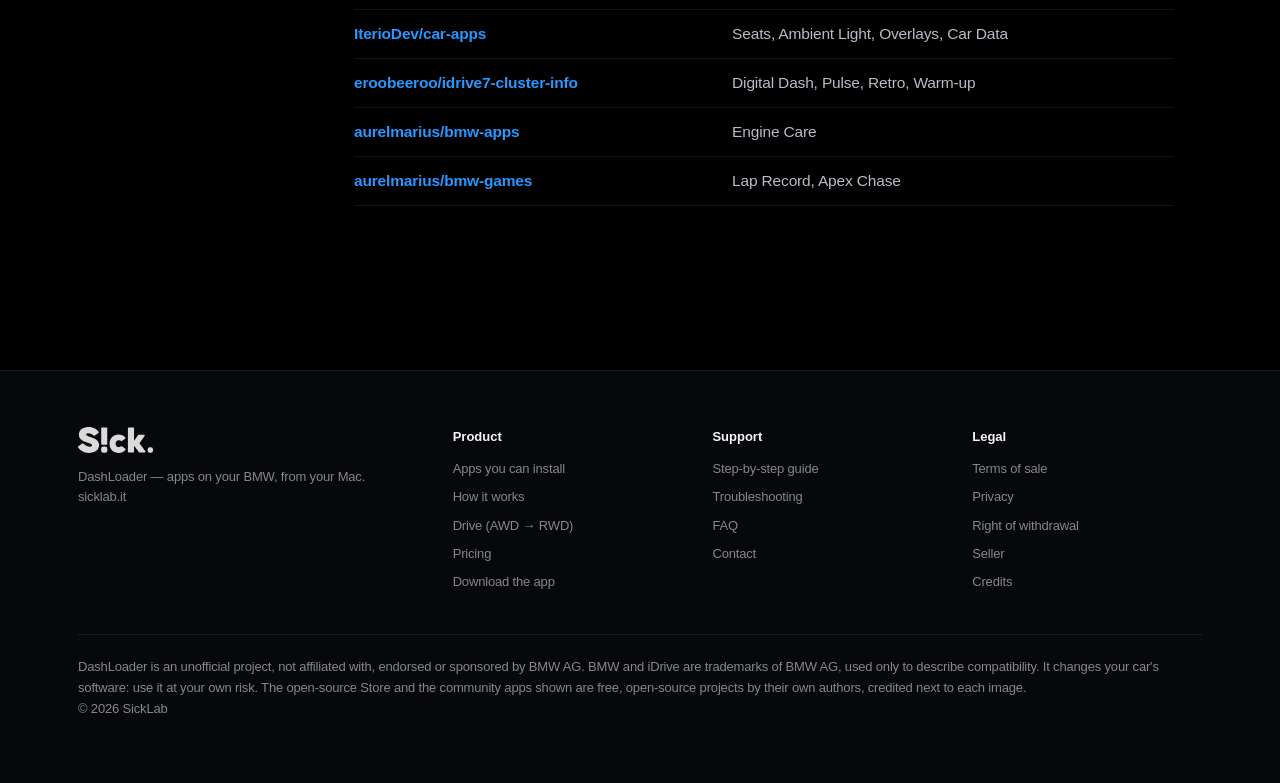
<file: legal.html>
<!doctype html>
<html lang="en" data-lang="en">
<head>
<meta charset="utf-8">
<meta name="viewport" content="width=device-width, initial-scale=1, viewport-fit=cover">
<title>Terms, privacy &amp; legal — DashLoader</title>
<meta name="title-en" content="Terms, privacy &amp; legal — DashLoader"><meta name="title-it" content="Condizioni, privacy e note legali — DashLoader">
<meta name="description" content="Terms of sale, privacy policy and legal notice.">
<meta name="theme-color" content="#000000">
<link rel="canonical" href="https://sicklab.it/legal.html">
<meta property="og:title" content="Terms, privacy &amp; legal — DashLoader"><meta property="og:description" content="Terms of sale, privacy policy and legal notice."><meta property="og:url" content="https://sicklab.it/legal.html">
<meta property="og:image" content="https://sicklab.it/assets/img/og.jpg"><meta property="og:type" content="website"><meta property="og:site_name" content="sicklab.it">
<meta name="twitter:card" content="summary_large_image">
<link rel="icon" href="assets/img/favicon.png"><link rel="apple-touch-icon" href="assets/img/apple-touch-icon.png">
<link rel="stylesheet" href="assets/site.css?v=1795721738">
</head>
<body>
<header class="nav"><div class="wrap">
  <a class="brand" href="index.html"><img class="ic" src="assets/img/icon.png" alt="">DashLoader<span class="bar"></span><img class="sk" src="assets/img/sick.svg" alt="S!ck."></a>
  <button class="menu-btn" aria-label="Menu"><svg viewBox="0 0 24 24" fill="none" stroke="currentColor" stroke-width="1.8" stroke-linecap="round"><path d="M4 8h16M4 16h16"/></svg></button>
  <nav class="links">
    <a href="index.html#apps"><span lang="en">Apps</span><span lang="it">App</span></a>
    <a href="index.html#how"><span lang="en">How it works</span><span lang="it">Come funziona</span></a>
    <a href="index.html#pricing"><span lang="en">Pricing</span><span lang="it">Prezzi</span></a>
    <a href="guide.html"><span lang="en">Guide</span><span lang="it">Guida</span></a>
    <a href="help.html"><span lang="en">Help</span><span lang="it">Aiuto</span></a>
    <span class="langsw"><button data-set="en">EN</button><button data-set="it">IT</button></span>
    <a class="btn sm" href="https://github.com/sicklab-sicklab/sicklab.it/releases/latest/download/DashLoader.dmg" rel="noopener"><span lang="en">Download</span><span lang="it">Scarica</span></a>
    <a class="btn sm ghost" href="index.html#pricing"><span lang="en">Buy</span><span lang="it">Acquista</span></a>
  </nav>
</div></header>
<main>
<div class="wrap doc">
<aside>
  <a href="#seller"><span class="n">1</span><span lang="en">Seller</span><span lang="it">Venditore</span></a>
  <a href="#terms"><span class="n">2</span><span lang="en">Terms of sale</span><span lang="it">Condizioni di vendita</span></a>
  <a href="#withdrawal"><span class="n">3</span><span lang="en">Right of withdrawal</span><span lang="it">Diritto di recesso</span></a>
  <a href="#privacy"><span class="n">4</span>Privacy</a>
  <a href="#credits"><span class="n">5</span><span lang="en">Credits and trademarks</span><span lang="it">Crediti e marchi</span></a>
</aside>
<article class="legaldoc">
  <header>
    <span class="kicker"><span lang="en">Legal</span><span lang="it">Note legali</span></span>
    <h1 style="font-size:clamp(34px,5vw,52px)"><span lang="en">Terms, privacy and legal notice</span><span lang="it">Condizioni, privacy e note legali</span></h1>
    <p class="muted"><span lang="en">Last updated: 24 November 2026</span><span lang="it">Ultimo aggiornamento: 24 novembre 2026</span></p>
  </header>

  <section id="seller">
    <h2><span class="n">1</span><span lang="en">Seller</span><span lang="it">Venditore</span></h2>
    <p>SickLab<br><span class="todo">[seller_address]</span><br><span lang="en">VAT number</span><span lang="it">Partita IVA</span>: <span class="todo">[vat]</span><br><span lang="en">Email</span><span lang="it">Email</span>: <a href="mailto:info@sicklab.it">info@sicklab.it</a></p>
  </section>

  <section id="terms">
    <h2><span class="n">2</span><span lang="en">Terms of sale</span><span lang="it">Condizioni di vendita</span></h2>
    <h3><span lang="en">2.1 What you buy</span><span lang="it">2.1 Cosa acquisti</span></h3>
    <p><span lang="en">You buy a licence to use <b>DashLoader</b>, a macOS app that installs and manages an open-source app store on BMW head units with an MGU unit (iDrive 7, iDrive 8 BDC3 or BCP). The app is downloaded from this site; the licence unlocks it. The open-source Store and the community apps are free, open-source software by third parties and are not part of what you buy.</span><span lang="it">Acquisti una licenza d'uso di <b>DashLoader</b>, un'app per macOS che installa e gestisce uno store di app open source sulle unità BMW con unità MGU (iDrive 7, iDrive 8 BDC3 o BCP). L'app si scarica da questo sito; la licenza la sblocca. Lo Store open source e le app della community sono software gratuito e open source di terzi e non fanno parte di ciò che acquisti.</span></p>
    <h3><span lang="en">2.2 The licence</span><span lang="it">2.2 La licenza</span></h3>
    <ul>
      <li><span lang="en">Each licence is valid for <b>one Mac</b> (its Machine ID) and the <b>car(s) whose VIN it contains</b>. The Workshop plan covers up to 10 cars a year.</span><span lang="it">Ogni licenza vale per <b>un Mac</b> (il suo Machine ID) e per <b>l'auto o le auto il cui VIN contiene</b>. Il piano Officina copre fino a 10 auto all'anno.</span></li>
      <li><span lang="en">Duration: Monthly 31 days, Quarterly 92 days, Yearly 366 days, from the start date written in the licence; Lifetime has no expiry. Time licences don't renew automatically.</span><span lang="it">Durata: Mensile 31 giorni, Trimestrale 92 giorni, Annuale 366 giorni, dalla data di inizio scritta nella licenza; Lifetime non scade. Le licenze a tempo non si rinnovano automaticamente.</span></li>
      <li><span lang="en">When a licence expires the app locks until a new licence is added; an expired licence can't be used again. The Store and the apps already installed in the car keep working.</span><span lang="it">Alla scadenza l'app si blocca finché non si aggiunge una nuova licenza; una licenza scaduta non si può riusare. Lo Store e le app già installate nell'auto continuano a funzionare.</span></li>
      <li><span lang="en">The licence is personal and can't be resold, shared or transferred to another Mac. Trying to bypass the licence check is not allowed.</span><span lang="it">La licenza è personale e non si può rivendere, condividere o trasferire su un altro Mac. Non è consentito aggirare il controllo della licenza.</span></li>
    </ul>
    <h3><span lang="en">2.3 Prices and payment</span><span lang="it">2.3 Prezzi e pagamento</span></h3>
    <p><span lang="en">Prices are in euro and include VAT. Payment is made at checkout through Stripe (card, Apple Pay, Google Pay and other methods shown). We never see your card details.</span><span lang="it">I prezzi sono in euro e comprendono l'IVA. Il pagamento avviene al checkout tramite Stripe (carta, Apple Pay, Google Pay e gli altri metodi mostrati). Non vediamo mai i dati della tua carta.</span></p>
    <h3><span lang="en">2.4 Delivery</span><span lang="it">2.4 Consegna</span></h3>
    <p><span lang="en">The licence is sent by email to the address you enter at checkout, normally within 24 hours. It is issued for the Machine ID and VIN you enter: check them before paying.</span><span lang="it">La licenza viene inviata per email all'indirizzo inserito al checkout, di norma entro 24 ore. Viene emessa per il Machine ID e il VIN che inserisci: controllali prima di pagare.</span></p>
    <h3><span lang="en">2.5 Use at your own risk</span><span lang="it">2.5 Uso a tuo rischio</span></h3>
    <p><span lang="en">DashLoader is unofficial software, not affiliated with BMW. It changes the software of your car's head unit: enabling access flashes the head unit, resets its coding and deletes the BMW Digital Key pairings, which you restore from your backup as described in the guide. Follow the guide, make the coding backup before the flash and work with the car parked and powered. Drive (AWD/RWD) is experimental and for private ground and track only. A dealer update can remove the changes, and the manufacturer may refuse warranty for problems caused by modifications.</span><span lang="it">DashLoader è un software non ufficiale, non affiliato a BMW. Modifica il software dell'unità della tua auto: abilitare l'accesso fa un flash dell'unità, ne azzera la codifica e cancella gli abbinamenti della BMW Digital Key, che ripristini dal tuo backup come descritto nella guida. Segui la guida, fai il backup della codifica prima del flash e lavora con l'auto ferma e alimentata. Drive (AWD/RWD) è sperimentale e solo per aree private e pista. Un aggiornamento in concessionaria può rimuovere le modifiche, e il costruttore può rifiutare la garanzia per problemi causati da modifiche.</span></p>
    <h3><span lang="en">2.6 Liability</span><span lang="it">2.6 Responsabilità</span></h3>
    <p><span lang="en">To the extent permitted by law, the seller is not liable for damage to the vehicle, loss of data or coding, or other indirect damage arising from the use of the app, of the open-source Store or of third-party apps. Nothing in these terms limits liability that cannot be limited by law, or your rights as a consumer, including the legal guarantee of conformity for digital content.</span><span lang="it">Nei limiti consentiti dalla legge, il venditore non risponde di danni al veicolo, perdita di dati o della codifica, o altri danni indiretti derivanti dall'uso dell'app, dello Store open source o di app di terzi. Nulla in queste condizioni limita responsabilità che la legge non permette di limitare, né i tuoi diritti di consumatore, compresa la garanzia legale di conformità per i contenuti digitali.</span></p>
    <h3><span lang="en">2.7 Applicable law</span><span lang="it">2.7 Legge applicabile</span></h3>
    <p><span lang="en">These terms are governed by the law of Italy. If you are a consumer, you also keep the protection of the mandatory rules of the country where you live.</span><span lang="it">Queste condizioni sono regolate dalla legge di Italy. Se sei un consumatore, mantieni anche la tutela delle norme inderogabili del paese in cui vivi.</span></p>
  </section>

  <section id="withdrawal">
    <h2><span class="n">3</span><span lang="en">Right of withdrawal</span><span lang="it">Diritto di recesso</span></h2>
    <p><span lang="en">As a consumer in the EU you normally have 14 days to withdraw from an online purchase. The licence is digital content not supplied on a physical medium: at checkout you ask for it to be delivered right away and acknowledge that you <b>lose the right of withdrawal once it is delivered</b> (Article 16(m) of Directive 2011/83/EU).</span><span lang="it">Come consumatore nell'UE hai normalmente 14 giorni per recedere da un acquisto online. La licenza è un contenuto digitale non fornito su supporto materiale: al checkout chiedi che venga consegnata subito e prendi atto che <b>perdi il diritto di recesso una volta consegnata</b> (art. 59, lett. o, del Codice del Consumo).</span></p>
    <p><span lang="en">Not sure your car is compatible? <a href="mailto:info@sicklab.it">Write to us</a> before buying. If the licence hasn't been sent yet, you can still cancel by writing to us.</span><span lang="it">Non sei sicuro che la tua auto sia compatibile? <a href="mailto:info@sicklab.it">Scrivici</a> prima di comprare. Se la licenza non è ancora stata inviata, puoi ancora annullare scrivendoci.</span></p>
  </section>

  <section id="privacy">
    <h2><span class="n">4</span>Privacy</h2>
    <h3><span lang="en">4.1 Who handles your data</span><span lang="it">4.1 Chi tratta i tuoi dati</span></h3>
    <p><span lang="en">The data controller is the seller in section 1.</span><span lang="it">Il titolare del trattamento è il venditore indicato nella sezione 1.</span></p>
    <h3><span lang="en">4.2 What we collect and why</span><span lang="it">4.2 Cosa raccogliamo e perché</span></h3>
    <ul>
      <li><span lang="en"><b>At purchase:</b> your email, name and billing country, the Machine ID of your Mac and your car's VIN. We use them to issue and send the licence, to support you and to keep the accounting records the law requires (legal basis: contract and legal obligation).</span><span lang="it"><b>All'acquisto:</b> email, nome e paese di fatturazione, il Machine ID del tuo Mac e il VIN dell'auto. Li usiamo per emettere e inviare la licenza, per l'assistenza e per la contabilità prevista dalla legge (base giuridica: contratto e obbligo di legge).</span></li>
      <li><span lang="en"><b>Payment:</b> handled by Stripe, which processes your payment details under its own privacy policy. We receive the payment's outcome, not your card number.</span><span lang="it"><b>Pagamento:</b> gestito da Stripe, che tratta i dati di pagamento secondo la propria informativa. Riceviamo l'esito del pagamento, non il numero della carta.</span></li>
      <li><span lang="en"><b>Emails you send us:</b> to answer you.</span><span lang="it"><b>Email che ci mandi:</b> per risponderti.</span></li>
      <li><span lang="en"><b>This website</b> uses no advertising or tracking cookies. It stores your language choice in your browser only. The hosting provider may keep technical access logs for security.</span><span lang="it"><b>Questo sito</b> non usa cookie pubblicitari o di tracciamento. Salva solo la lingua scelta nel tuo browser. Il fornitore di hosting può conservare log tecnici di accesso per sicurezza.</span></li>
      <li><span lang="en"><b>The app</b> keeps your licence, backups and keys on your Mac. It reads the date from the internet to check time licences, and contacts GitHub to show the Store's sources; it sends us no data about you or your car.</span><span lang="it"><b>L'app</b> conserva licenza, backup e chiavi sul tuo Mac. Legge la data da internet per controllare le licenze a tempo e contatta GitHub per mostrare le fonti dello Store; non ci invia dati su di te o sulla tua auto.</span></li>
    </ul>
    <h3><span lang="en">4.3 How long</span><span lang="it">4.3 Per quanto tempo</span></h3>
    <p><span lang="en">Purchase data is kept for as long as the accounting rules require (in Italy, 10 years); support emails for up to 2 years after the last message.</span><span lang="it">I dati di acquisto si conservano per il tempo richiesto dalle norme contabili (in Italia, 10 anni); le email di assistenza fino a 2 anni dall'ultimo messaggio.</span></p>
    <h3><span lang="en">4.4 Your rights</span><span lang="it">4.4 I tuoi diritti</span></h3>
    <p><span lang="en">You can ask to access, correct or delete your data, to restrict or object to its processing, and for a copy of it, by writing to <a href="mailto:info@sicklab.it">info@sicklab.it</a>. You can also complain to your data protection authority (in Italy, the Garante per la protezione dei dati personali).</span><span lang="it">Puoi chiedere di accedere ai tuoi dati, correggerli o cancellarli, limitarne o opporti al trattamento, e averne una copia, scrivendo a <a href="mailto:info@sicklab.it">info@sicklab.it</a>. Puoi anche presentare reclamo all'autorità per la protezione dei dati (in Italia, il Garante per la protezione dei dati personali).</span></p>
  </section>

  <section id="credits">
    <h2><span class="n">5</span><span lang="en">Credits and trademarks</span><span lang="it">Crediti e marchi</span></h2>
    <p><span lang="en">BMW, iDrive and xDrive are trademarks of BMW AG. This site and the app are not affiliated with, endorsed or sponsored by BMW AG; the names are used only to describe compatibility.</span><span lang="it">BMW, iDrive e xDrive sono marchi di BMW AG. Questo sito e l'app non sono affiliati, approvati o sponsorizzati da BMW AG; i nomi sono usati solo per indicare la compatibilità.</span></p>
    <p><span lang="en">The app includes third-party open-source tools (Unlicense and GPL-3.0); their licences and source code are in the app's working folder. The images of community apps on this site come from their authors' repositories, shown with their permission or under their open licence:</span><span lang="it">L'app include strumenti open source di terzi (Unlicense e GPL-3.0); le loro licenze e il codice sorgente sono nella cartella di lavoro dell'app. Le immagini delle app della community su questo sito vengono dai repository dei loro autori, mostrate con il loro permesso o secondo la loro licenza aperta:</span></p>
    <table><tbody>
      <tr><td><a href="https://github.com/bimmer-lab/apps" rel="noopener">bimmer-lab/apps</a></td><td>Cluster Themes · MIT</td></tr>
      <tr><td><a href="https://github.com/cauliflowermossgrape/idrive7-apps" rel="noopener">cauliflowermossgrape/idrive7-apps</a></td><td>M Vitals, Redline, G-Force, Drag Timer · MIT</td></tr>
      <tr><td><a href="https://github.com/IterioDev/car-apps" rel="noopener">IterioDev/car-apps</a></td><td>Seats, Ambient Light, Overlays, Car Data</td></tr>
      <tr><td><a href="https://github.com/eroobeeroo/idrive7-cluster-info" rel="noopener">eroobeeroo/idrive7-cluster-info</a></td><td>Digital Dash, Pulse, Retro, Warm-up</td></tr>
      <tr><td><a href="https://github.com/aurelmarius/bmw-apps" rel="noopener">aurelmarius/bmw-apps</a></td><td>Engine Care</td></tr>
      <tr><td><a href="https://github.com/aurelmarius/bmw-games" rel="noopener">aurelmarius/bmw-games</a></td><td>Lap Record, Apex Chase</td></tr>
    </tbody></table>
  </section>
</article>
</div>

</main>
<footer><div class="wrap">
  <div class="cols">
    <div>
      <img class="sk" src="assets/img/sick.svg" alt="S!ck.">
      <p><span lang="en">DashLoader — apps on your BMW, from your Mac.</span><span lang="it">DashLoader — app sulla tua BMW, dal tuo Mac.</span><br>sicklab.it</p>
    </div>
    <div><h4><span lang="en">Product</span><span lang="it">Prodotto</span></h4><a href="index.html#apps"><span lang="en">Apps you can install</span><span lang="it">App che puoi installare</span></a><a href="index.html#how"><span lang="en">How it works</span><span lang="it">Come funziona</span></a><a href="index.html#drive">Drive (AWD → RWD)</a><a href="index.html#pricing"><span lang="en">Pricing</span><span lang="it">Prezzi</span></a><a href="https://github.com/sicklab-sicklab/sicklab.it/releases/latest/download/DashLoader.dmg" rel="noopener"><span lang="en">Download the app</span><span lang="it">Scarica l'app</span></a></div>
    <div><h4><span lang="en">Support</span><span lang="it">Supporto</span></h4><a href="guide.html"><span lang="en">Step-by-step guide</span><span lang="it">Guida passo passo</span></a><a href="help.html"><span lang="en">Troubleshooting</span><span lang="it">Risoluzione problemi</span></a><a href="index.html#faq">FAQ</a><a href="mailto:info@sicklab.it"><span lang="en">Contact</span><span lang="it">Contatti</span></a></div>
    <div><h4><span lang="en">Legal</span><span lang="it">Note legali</span></h4><a href="legal.html#terms"><span lang="en">Terms of sale</span><span lang="it">Condizioni di vendita</span></a><a href="legal.html#privacy">Privacy</a><a href="legal.html#withdrawal"><span lang="en">Right of withdrawal</span><span lang="it">Diritto di recesso</span></a><a href="legal.html#seller"><span lang="en">Seller</span><span lang="it">Venditore</span></a><a href="legal.html#credits"><span lang="en">Credits</span><span lang="it">Crediti</span></a></div>
  </div>
  <div class="legal"><span lang="en">DashLoader is an unofficial project, not affiliated with, endorsed or sponsored by BMW AG. BMW and iDrive are trademarks of BMW AG, used only to describe compatibility. It changes your car's software: use it at your own risk. The open-source Store and the community apps shown are free, open-source projects by their own authors, credited next to each image.</span><span lang="it">DashLoader è un progetto non ufficiale, non affiliato, approvato o sponsorizzato da BMW AG. BMW e iDrive sono marchi di BMW AG, citati solo per indicare la compatibilità. Modifica il software della tua auto: lo usi a tuo rischio. Lo Store open source e le app della community mostrate sono progetti gratuiti e open source dei loro autori, citati accanto a ogni immagine.</span><br>© 2026 SickLab</div>
</div></footer>
<script src="assets/site.js?v=1795721738"></script>
</body>
</html>
</file>
<file: assets/site.css>
/* sicklab.it — MGU Store Manager */
:root {
  color-scheme: dark;
  --bg: #000; --bg1: #07080b; --bg2: #0d0f13; --card: #111318; --card2: #171a21;
  --line: rgba(255,255,255,0.08); --line2: rgba(255,255,255,0.14);
  --ink: #f5f5f7; --ink2: #b8bcc6; --muted: #86868b;
  --blue: #2997ff; --indigo: #6e6cf0; --violet: #a259ff; --yellow: #ffd60a; --green: #32d74b; --orange: #ff9f0a; --red: #ff453a;
  --grad: linear-gradient(100deg, #2997ff 0%, #6e6cf0 55%, #a259ff 100%);
  --max: 1180px; --narrow: 980px;
  --font: -apple-system, BlinkMacSystemFont, "SF Pro Display", "SF Pro Text", "Segoe UI", Roboto, "Helvetica Neue", Arial, sans-serif;
  --mono: "SF Mono", ui-monospace, Menlo, Consolas, monospace;
  --ease: cubic-bezier(0.22, 1, 0.36, 1);
}
* { box-sizing: border-box; }
html { -webkit-text-size-adjust: 100%; scroll-padding-top: 56px; }
body { margin: 0; background: var(--bg); color: var(--ink2); font: 17px/1.55 var(--font); letter-spacing: -0.01em; overflow-x: hidden;
  -webkit-font-smoothing: antialiased; }
img, video { max-width: 100%; display: block; height: auto; }
a { color: var(--blue); text-decoration: none; }
a:hover { text-decoration: underline; }
h1, h2, h3, h4 { color: var(--ink); margin: 0 0 0.45em; letter-spacing: -0.025em; }
h1 { font-size: clamp(44px, 7.4vw, 96px); line-height: 1.02; font-weight: 700; letter-spacing: -0.04em; }
h2 { font-size: clamp(34px, 5.2vw, 64px); line-height: 1.05; font-weight: 700; letter-spacing: -0.035em; }
h3 { font-size: 22px; line-height: 1.2; font-weight: 650; }
p { margin: 0 0 1em; }
b, strong { color: var(--ink); font-weight: 600; }
code { font: 0.86em var(--mono); background: var(--card2); padding: 2px 6px; border-radius: 6px; color: var(--ink); }
.wrap { max-width: var(--max); margin: 0 auto; padding: 0 28px; }
.narrow { max-width: var(--narrow); }
.grad { background: var(--grad); -webkit-background-clip: text; background-clip: text; color: transparent; }
.muted { color: var(--muted); } .small { font-size: 14px; } .center { text-align: center; }
.todo { background: var(--yellow); color: #000; font-weight: 700; padding: 0 5px; border-radius: 4px; }
svg.i { width: 1em; height: 1em; stroke: currentColor; fill: none; stroke-width: 1.8; stroke-linecap: round; stroke-linejoin: round; flex: none; }

/* lingua */
html[data-lang="en"] [lang="it"]:not(html), html[data-lang="it"] [lang="en"]:not(html) { display: none !important; }

/* comparsa allo scorrimento */
.rv { opacity: 0; transform: translateY(36px); transition: opacity 1s var(--ease), transform 1s var(--ease); transition-delay: var(--d, 0s); }
.rv.in { opacity: 1; transform: none; }
@media (prefers-reduced-motion: reduce) { .rv { opacity: 1; transform: none; transition: none; } * { animation: none !important; } }

/* barra */
.nav { position: sticky; top: 0; z-index: 60; height: 52px; background: rgba(0,0,0,0.72); backdrop-filter: saturate(1.8) blur(20px);
  -webkit-backdrop-filter: saturate(1.8) blur(20px); border-bottom: 1px solid var(--line); }
.nav .wrap { display: flex; align-items: center; height: 52px; gap: 26px; }
.brand { display: flex; align-items: center; gap: 10px; color: var(--ink); font-weight: 600; font-size: 15px; white-space: nowrap; }
.brand:hover { text-decoration: none; }
.brand img.ic { width: 26px; height: 26px; border-radius: 7px; }
.brand .sk { height: 13px; width: auto; filter: invert(1); opacity: 0.9; }
.brand .bar { width: 1px; height: 16px; background: var(--line2); }
.nav .links { display: flex; align-items: center; gap: 24px; margin-left: auto; }
.nav .links a:not(.btn) { color: var(--ink2); font-size: 13.5px; }
.nav .links a:not(.btn):hover { color: var(--ink); text-decoration: none; }
.langsw { display: inline-flex; border: 1px solid var(--line2); border-radius: 99px; overflow: hidden; }
.langsw button { background: none; border: 0; color: var(--muted); font: 600 12px var(--font); padding: 4px 9px; cursor: pointer; }
html[data-lang="en"] .langsw [data-set="en"], html[data-lang="it"] .langsw [data-set="it"] { background: var(--ink); color: #000; }
.menu-btn { display: none; margin-left: auto; background: none; border: 0; color: var(--ink); padding: 8px; cursor: pointer; }
.menu-btn svg { width: 22px; height: 22px; }

/* pulsanti */
.btn { display: inline-flex; align-items: center; justify-content: center; gap: 9px; border-radius: 99px; padding: 14px 26px; font: 600 17px var(--font);
  color: #fff; background: var(--blue); border: 0; cursor: pointer; white-space: nowrap; transition: transform 0.25s var(--ease), background 0.25s, box-shadow 0.25s; }
.btn:hover { text-decoration: none; background: #47a7ff; transform: translateY(-1px); box-shadow: 0 10px 30px rgba(41,151,255,0.35); }
.btn.ghost { background: rgba(255,255,255,0.08); color: var(--ink); }
.btn.ghost:hover { background: rgba(255,255,255,0.14); box-shadow: none; }
.btn.sm { padding: 6px 14px; font-size: 13px; }
.btn.lg { padding: 17px 32px; font-size: 18px; }
.btn svg.i { width: 19px; height: 19px; stroke-width: 2.2; }

/* hero */
.hero { position: relative; padding: 96px 0 0; text-align: center; overflow: hidden; }
.hero .glow { position: absolute; left: 50%; top: 380px; width: 1400px; height: 900px; transform: translateX(-50%); pointer-events: none;
  background: radial-gradient(closest-side, rgba(41,151,255,0.30), rgba(110,108,240,0.16) 45%, transparent 75%); filter: blur(10px); }
.hero .kick { display: inline-flex; align-items: center; gap: 10px; font-size: 15px; color: var(--ink2); margin-bottom: 22px; }
.hero .kick .pill { font-size: 12px; font-weight: 700; letter-spacing: 0.06em; color: #000; background: var(--ink); border-radius: 99px; padding: 3px 9px; }
.hero h1 { max-width: 980px; margin: 0 auto 22px; }
.hero .sub { max-width: 720px; margin: 0 auto; font-size: clamp(19px, 2.1vw, 24px); line-height: 1.4; color: var(--ink2); }
.hero .ctas { display: flex; gap: 14px; justify-content: center; flex-wrap: wrap; margin: 34px 0 14px; }
.hero .meta { font-size: 13px; color: var(--muted); }
.stage { position: relative; margin: 70px auto 0; max-width: 1180px; perspective: 1600px; padding-bottom: 80px; }
.stage .mac { transform-origin: 50% 0; will-change: transform; border-radius: 18px; overflow: hidden; background: #1c1c1e;
  box-shadow: 0 60px 160px rgba(0,0,0,0.9), 0 0 0 1px rgba(255,255,255,0.12), 0 0 120px rgba(41,151,255,0.15); }
.stage .mac img { width: 100%; }
.stage .car { position: absolute; right: -40px; bottom: 10px; width: 46%; border-radius: 14px; overflow: hidden; will-change: transform;
  box-shadow: 0 40px 100px rgba(0,0,0,0.85), 0 0 0 5px #111, 0 0 0 6px rgba(255,255,255,0.12); }
.stage .car video, .stage .car img { width: 100%; aspect-ratio: 8 / 3; object-fit: cover; }

/* sezioni */
section { position: relative; padding: 140px 0; }
.eyebrow { display: block; font-size: 17px; font-weight: 600; color: var(--blue); margin-bottom: 14px; letter-spacing: -0.01em; }
.lede { font-size: clamp(19px, 2vw, 23px); line-height: 1.45; color: var(--ink2); max-width: 760px; }
.head-c { text-align: center; max-width: 860px; margin: 0 auto 70px; }
.head-c .lede { margin: 0 auto; }
.big-statement { font-size: clamp(30px, 4.4vw, 56px); line-height: 1.14; font-weight: 650; letter-spacing: -0.03em; color: #4b4d55; max-width: 1050px; margin: 0; }
.big-statement .w { transition: color 0.5s; }
.big-statement .w.lit { color: var(--ink); }

/* video */
.film { position: relative; border-radius: 26px; overflow: hidden; background: #000; aspect-ratio: 16 / 9;
  box-shadow: 0 50px 140px rgba(0,0,0,0.85), 0 0 0 1px var(--line2); }
.film video { width: 100%; height: 100%; object-fit: contain; background: #000; }

/* tema dal vivo */
.tester .screen { position: relative; aspect-ratio: 8 / 3; border-radius: 26px; overflow: hidden; background: #000;
  box-shadow: 0 60px 160px rgba(0,0,0,0.9), 0 0 0 8px #0f1115, 0 0 0 9.5px rgba(255,255,255,0.1); }
.tester .screen > * { position: absolute; inset: 0; width: 100%; height: 100%; object-fit: cover; opacity: 0; transform: scale(1.04);
  transition: opacity 0.7s var(--ease), transform 1.2s var(--ease); }
.tester .screen > .on { opacity: 1; transform: none; }
.tester .screen::after { content: ""; position: absolute; inset: 0; background: linear-gradient(115deg, rgba(255,255,255,0.07), transparent 38%); pointer-events: none; }
.chips { display: flex; flex-wrap: wrap; gap: 10px; justify-content: center; margin-top: 34px; }
.chip { position: relative; background: var(--card); border: 1px solid var(--line2); color: var(--ink2); border-radius: 99px; padding: 10px 18px;
  font: 600 15px var(--font); cursor: pointer; overflow: hidden; transition: color 0.25s, border-color 0.25s, background 0.25s; }
.chip:hover { color: var(--ink); border-color: rgba(255,255,255,0.3); }
.chip.on { color: #000; background: var(--ink); border-color: var(--ink); }
.chip .bar { position: absolute; left: 0; bottom: 0; height: 2px; width: 0; background: var(--blue); }
.chip.on.auto .bar { animation: fill 3.2s linear forwards; }
@keyframes fill { to { width: 100%; } }
.tester .src { text-align: center; margin-top: 16px; font-size: 13px; color: var(--muted); min-height: 20px; }
.tester .src a { color: var(--muted); text-decoration: underline; text-decoration-color: rgba(255,255,255,0.25); }

/* galleria che scorre */
.marquee { position: relative; overflow: hidden; padding: 8px 0; mask-image: linear-gradient(90deg, transparent, #000 8%, #000 92%, transparent);
  -webkit-mask-image: linear-gradient(90deg, transparent, #000 8%, #000 92%, transparent); }
.marquee + .marquee { margin-top: 20px; }
.marquee .track { display: flex; gap: 20px; width: max-content; animation: slide var(--t, 80s) linear infinite; }
.marquee.rev .track { animation-direction: reverse; }
.marquee:hover .track { animation-play-state: paused; }
@keyframes slide { to { transform: translateX(calc(-50% - 10px)); } }
.app { width: 380px; flex: none; background: var(--card); border: 1px solid var(--line); border-radius: 20px; overflow: hidden; }
.app .m { aspect-ratio: 8 / 3; background: #000; overflow: hidden; }
.app .m img, .app .m video { width: 100%; height: 100%; object-fit: cover; }
.app .b { padding: 14px 16px 15px; }
.app h4 { margin: 0 0 2px; font-size: 16px; }
.app p { margin: 0; font-size: 14px; color: var(--ink2); }
.app .s { display: block; margin-top: 8px; font-size: 11.5px; color: var(--muted); }
.app .s a { color: var(--muted); }
.fine { text-align: center; color: var(--muted); font-size: 14px; max-width: 760px; margin: 34px auto 0; }

/* passi con schermata fissa */
.steps2 { display: grid; grid-template-columns: 0.9fr 1.1fr; gap: 70px; align-items: start; }
.steps2 ol { list-style: none; margin: 0; padding: 0; counter-reset: s; }
.steps2 li { position: relative; padding: 26px 0 26px 66px; border-bottom: 1px solid var(--line); min-height: 32vh; display: flex; flex-direction: column; justify-content: center;
  opacity: 0.35; transition: opacity 0.5s var(--ease); }
.steps2 li.on { opacity: 1; }
.steps2 li::before { counter-increment: s; content: counter(s); position: absolute; left: 0; top: 50%; transform: translateY(-50%); width: 44px; height: 44px; border-radius: 14px;
  display: flex; align-items: center; justify-content: center; font-weight: 700; color: var(--ink2); background: var(--card2); border: 1px solid var(--line2);
  transition: background 0.4s, color 0.4s, box-shadow 0.4s; }
.steps2 li.on::before { background: var(--blue); color: #fff; border-color: var(--blue); box-shadow: 0 0 30px rgba(41,151,255,0.5); }
.steps2 li.done::before { content: "✓"; color: var(--green); }
.steps2 h3 { margin: 0 0 6px; font-size: 24px; }
.steps2 p { margin: 0; font-size: 17px; }
.steps2 .tag { align-self: flex-start; font-size: 12px; font-weight: 700; letter-spacing: 0.05em; text-transform: uppercase; color: var(--orange);
  border: 1px solid rgba(255,159,10,0.4); border-radius: 6px; padding: 2px 7px; margin-bottom: 8px; }
.steps2 .sticky { position: sticky; top: 15vh; }
.steps2 .shot { position: relative; border-radius: 16px; overflow: hidden; background: #1c1c1e; aspect-ratio: 2160 / 1544;
  box-shadow: 0 50px 140px rgba(0,0,0,0.85), 0 0 0 1px var(--line2); }
.steps2 .shot img { position: absolute; inset: 0; width: 100%; height: 100%; object-fit: cover; opacity: 0; transition: opacity 0.6s var(--ease); }
.steps2 .shot img.on { opacity: 1; }
.progress { height: 3px; border-radius: 3px; background: var(--card2); margin-top: 22px; overflow: hidden; }
.progress i { display: block; height: 100%; width: 0; background: var(--grad); transition: width 0.5s var(--ease); }

/* tre pilastri */
.pillars { display: grid; grid-template-columns: repeat(3, 1fr); gap: 22px; }
.pillar { background: var(--bg2); border: 1px solid var(--line); border-radius: 24px; padding: 34px 30px; position: relative; overflow: hidden; }
.pillar::before { content: ""; position: absolute; inset: -1px; border-radius: 24px; padding: 1px; background: linear-gradient(160deg, rgba(41,151,255,0.5), transparent 40%);
  -webkit-mask: linear-gradient(#000 0 0) content-box, linear-gradient(#000 0 0); -webkit-mask-composite: xor; mask-composite: exclude; pointer-events: none; }
.pillar .ico { width: 52px; height: 52px; border-radius: 15px; background: rgba(41,151,255,0.12); color: var(--blue); display: flex; align-items: center; justify-content: center;
  font-size: 26px; margin-bottom: 22px; }
.pillar h3 { font-size: 24px; }
.pillar p { margin: 0; font-size: 16.5px; }

/* numeri */
.stats { display: grid; grid-template-columns: repeat(4, 1fr); gap: 20px; text-align: center; }
.stat b { display: block; font-size: clamp(48px, 6vw, 80px); font-weight: 700; letter-spacing: -0.04em; line-height: 1; margin-bottom: 10px; }
.stat span { font-size: 16px; color: var(--muted); }

/* prima / dopo */
.ba { position: relative; aspect-ratio: 8 / 3; border-radius: 22px; overflow: hidden; background: #000; user-select: none; touch-action: pan-y; cursor: ew-resize;
  box-shadow: 0 50px 140px rgba(0,0,0,0.85), 0 0 0 6px #0f1115, 0 0 0 7.5px rgba(255,255,255,0.1); }
.ba img { position: absolute; inset: 0; width: 100%; height: 100%; object-fit: cover; pointer-events: none; }
.ba .after { clip-path: inset(0 0 0 var(--p, 50%)); }
.ba .handle { position: absolute; top: 0; bottom: 0; left: var(--p, 50%); width: 2px; background: #fff; transform: translateX(-1px); box-shadow: 0 0 20px rgba(0,0,0,0.6); }
.ba .handle::after { content: "‹ ›"; position: absolute; top: 50%; left: 50%; transform: translate(-50%, -50%); width: 48px; height: 48px; border-radius: 50%;
  background: #fff; color: #000; font: 700 18px var(--font); display: flex; align-items: center; justify-content: center; box-shadow: 0 6px 24px rgba(0,0,0,0.5); }
.ba .lbl { position: absolute; top: 16px; font-size: 12px; font-weight: 700; letter-spacing: 0.08em; text-transform: uppercase; background: rgba(0,0,0,0.6);
  backdrop-filter: blur(10px); padding: 5px 10px; border-radius: 8px; color: #fff; }
.ba .lbl.l { left: 16px; } .ba .lbl.r { right: 16px; }
.split { display: grid; grid-template-columns: 1fr 1.25fr; gap: 70px; align-items: center; }
.pill { display: inline-flex; gap: 8px; align-items: center; font-size: 13px; font-weight: 650; padding: 5px 12px; border-radius: 99px;
  background: rgba(255,159,10,0.12); color: var(--orange); border: 1px solid rgba(255,159,10,0.3); }

/* prezzi */
.plans { display: grid; grid-template-columns: repeat(4, minmax(0, 1fr)); gap: 16px; }
.plan { background: var(--bg2); border: 1px solid var(--line); border-radius: 26px; padding: 30px 24px 26px; display: flex; flex-direction: column; position: relative;
  transition: transform 0.4s var(--ease), border-color 0.4s; }
.plan:hover { transform: translateY(-4px); border-color: var(--line2); }
.plan.best { background: linear-gradient(180deg, rgba(41,151,255,0.14), var(--bg2) 55%); border-color: rgba(41,151,255,0.6); }
.plan .badge { position: absolute; top: 18px; right: 18px; font-size: 11.5px; font-weight: 700; color: #fff; background: var(--blue); padding: 3px 9px; border-radius: 99px; }
.plan h3 { font-size: 19px; margin: 0; }
.plan .per { font-size: 14px; color: var(--muted); }
.plan .price { font-size: 52px; font-weight: 700; color: var(--ink); letter-spacing: -0.04em; margin: 22px 0 0; line-height: 1; }
.plan .eq { font-size: 14px; color: var(--green); min-height: 22px; margin-top: 6px; }
.plan ul { list-style: none; padding: 0; margin: 20px 0 24px; display: grid; gap: 9px; font-size: 15px; }
.plan li { display: flex; gap: 9px; } .plan li svg { color: var(--green); margin-top: 4px; }
.plan .btn { margin-top: auto; width: 100%; white-space: normal; padding: 13px 12px; }
.plan .extra { margin-top: 12px; font-size: 13px; color: var(--muted); text-align: center; }
.plan .extra a { color: var(--ink2); }
.how-buy { display: grid; grid-template-columns: repeat(3, 1fr); margin-top: 26px; border: 1px solid var(--line); border-radius: 22px; overflow: hidden; }
.how-buy div { padding: 22px 24px; font-size: 15px; background: var(--bg1); }
.how-buy div + div { border-left: 1px solid var(--line); }
.how-buy b { display: flex; align-items: center; gap: 10px; margin-bottom: 4px; font-size: 16px; }
.how-buy b i { font-style: normal; width: 24px; height: 24px; border-radius: 8px; background: var(--card2); display: inline-flex; align-items: center; justify-content: center; font-size: 13px; }
.workshop { margin-top: 16px; display: flex; gap: 18px; align-items: center; justify-content: space-between; flex-wrap: wrap; background: var(--bg2);
  border: 1px solid var(--line); border-radius: 22px; padding: 22px 26px; }
.workshop h3 { margin: 0 0 2px; font-size: 19px; } .workshop p { margin: 0; font-size: 15px; }

/* recensioni (solo vere) */
.reviews { display: grid; grid-template-columns: repeat(3, 1fr); gap: 18px; }
.review { background: var(--bg2); border: 1px solid var(--line); border-radius: 22px; padding: 26px; font-size: 16.5px; margin: 0; }
.review figcaption { margin-top: 14px; font-size: 14px; color: var(--muted); }

/* FAQ */
.faq { max-width: 860px; margin: 0 auto; }
.faq details { border-bottom: 1px solid var(--line); }
.faq summary { cursor: pointer; list-style: none; padding: 22px 44px 22px 0; position: relative; font-size: 19px; font-weight: 600; color: var(--ink); }
.faq summary::-webkit-details-marker { display: none; }
.faq summary::after { content: ""; position: absolute; right: 8px; top: 30px; width: 10px; height: 10px; border-right: 2px solid var(--muted); border-bottom: 2px solid var(--muted);
  transform: rotate(45deg); transition: transform 0.3s var(--ease); }
.faq details[open] summary::after { transform: rotate(-135deg); top: 34px; }
.faq details > div { padding: 0 0 24px; font-size: 17px; }

/* finale */
.final { text-align: center; padding: 170px 0 150px; overflow: hidden; }
.final .glow { position: absolute; left: 50%; top: 40%; width: 1000px; height: 600px; transform: translate(-50%, -50%);
  background: radial-gradient(closest-side, rgba(41,151,255,0.25), transparent 70%); pointer-events: none; }
.final .icon { width: 128px; height: 128px; border-radius: 30px; margin: 0 auto 34px; box-shadow: 0 30px 90px rgba(41,151,255,0.4); }
.final .ctas { display: flex; gap: 14px; justify-content: center; flex-wrap: wrap; margin-top: 30px; }

/* avvisi (guide) */
.note { border-radius: 14px; padding: 14px 18px; margin: 14px 0 18px; border: 1px solid; font-size: 15.5px; }
.note .t { display: block; font-weight: 650; margin-bottom: 3px; }
.note.warn { background: rgba(255,69,58,0.08); border-color: rgba(255,69,58,0.32); } .note.warn .t { color: #ff6961; }
.note.tip { background: rgba(41,151,255,0.08); border-color: rgba(41,151,255,0.32); } .note.tip .t { color: var(--blue); }
.note.ok { background: rgba(50,215,75,0.08); border-color: rgba(50,215,75,0.32); } .note.ok .t { color: var(--green); }

/* piè di pagina */
footer { border-top: 1px solid var(--line); padding: 56px 0 64px; font-size: 13px; color: var(--muted); background: var(--bg1); }
footer .cols { display: grid; grid-template-columns: 1.5fr 1fr 1fr 1fr; gap: 30px; }
footer h4 { font-size: 13px; color: var(--ink); margin-bottom: 12px; letter-spacing: 0; }
footer a { color: var(--muted); display: block; margin: 0 0 8px; }
footer a:hover { color: var(--ink); }
footer .sk { height: 26px; width: auto; filter: invert(1); opacity: 0.85; margin-bottom: 14px; }
footer .legal { margin-top: 34px; padding-top: 22px; border-top: 1px solid var(--line); line-height: 1.6; }

/* pagine guida / aiuto / legali */
.doc { display: grid; grid-template-columns: 240px 1fr; gap: 64px; padding: 56px 0 100px; }
.doc aside { position: sticky; top: 76px; align-self: start; max-height: calc(100vh - 100px); overflow: auto; font-size: 14px; }
.doc aside a { display: block; color: var(--muted); padding: 7px 10px; border-radius: 9px; }
.doc aside a:hover { color: var(--ink); background: var(--card); text-decoration: none; }
.doc aside a.on { color: var(--ink); background: var(--card2); }
.doc aside .n { display: inline-block; width: 24px; color: var(--blue); font-weight: 650; }
.doc article { min-width: 0; max-width: 820px; }
.doc article > header { margin-bottom: 40px; }
.doc article > header h1 { font-size: clamp(36px, 5vw, 56px); }
.doc article section { padding: 0; margin: 0 0 64px; scroll-margin-top: 70px; }
.doc h2 { font-size: 32px; display: flex; align-items: baseline; gap: 14px; padding-top: 6px; }
.doc h2 .n { display: inline-flex; align-items: center; justify-content: center; min-width: 36px; height: 36px; border-radius: 11px; background: var(--card2);
  border: 1px solid var(--line2); color: var(--blue); font-size: 17px; font-weight: 700; transform: translateY(-4px); }
.doc h3 { margin-top: 28px; }
.doc table { width: 100%; border-collapse: collapse; margin: 12px 0 22px; font-size: 15.5px; display: block; overflow-x: auto; }
.doc table tbody, .doc table thead { display: table; width: 100%; }
.doc th { text-align: left; font-size: 12px; text-transform: uppercase; letter-spacing: 0.07em; color: var(--muted); border-bottom: 1px solid var(--line2); padding: 8px 14px 8px 0; }
.doc td { border-bottom: 1px solid var(--line); padding: 12px 14px 12px 0; vertical-align: top; }
.doc td:first-child { color: var(--ink); font-weight: 550; }
.doc .steps { counter-reset: s; margin: 12px 0 20px; }
.doc .step { display: grid; grid-template-columns: 40px 1fr; gap: 0 14px; border-bottom: 1px solid var(--line); padding: 15px 0; }
.doc .step::before { counter-increment: s; content: counter(s); width: 30px; height: 30px; border-radius: 9px; background: var(--card2); border: 1px solid var(--line2);
  display: flex; align-items: center; justify-content: center; font-weight: 650; font-size: 14px; color: var(--ink); }
.doc .step > * { grid-column: 2; }
.doc .step h4 { margin: 3px 0 4px; font-size: 17px; }
.doc .step p, .doc .step ul { margin: 0 0 4px; }
.doc .path { font: 14px var(--mono); color: var(--ink); }
.search { width: 100%; background: var(--card); border: 1px solid var(--line2); color: var(--ink); border-radius: 12px; padding: 14px 16px; font: 16px var(--font); margin-bottom: 28px; }
.search:focus { outline: 2px solid var(--blue); outline-offset: 1px; }
.prob { border: 1px solid var(--line); border-radius: 18px; padding: 20px 22px; margin: 0 0 14px; background: var(--bg2); }
.prob h3 { margin: 0 0 8px; font-size: 18px; }
.prob p, .prob ul, .prob ol { margin: 0 0 8px; font-size: 16px; }
.legaldoc h2 { font-size: 28px; }

/* tablet e telefono */
@media (max-width: 1100px) { .plans { grid-template-columns: repeat(2, minmax(0, 1fr)); } }
@media (max-width: 980px) {
  section { padding: 100px 0; }
  .split, .steps2 { grid-template-columns: 1fr; gap: 44px; }
  .steps2 .sticky { order: -1; top: 52px; z-index: 2; background: var(--bg1); padding: 12px 0 4px; margin: 0 -4px; }
  .steps2 li { min-height: 0; padding: 22px 0 22px 62px; }
  .pillars, .reviews { grid-template-columns: 1fr; }
  .stats { grid-template-columns: repeat(2, 1fr); row-gap: 44px; }
  .how-buy { grid-template-columns: 1fr; }
  .how-buy div + div { border-left: 0; border-top: 1px solid var(--line); }
  footer .cols { grid-template-columns: 1fr 1fr; }
  .doc { grid-template-columns: 1fr; gap: 0; }
  .doc aside { position: static; max-height: none; margin-bottom: 30px; display: flex; flex-wrap: wrap; gap: 6px; }
  .doc aside a { background: var(--card); }
  .stage .car { right: 0; width: 52%; }
}
@media (max-width: 760px) {
  body { font-size: 16px; }
  .wrap { padding: 0 18px; }
  section { padding: 84px 0; }
  .hero { padding-top: 60px; }
  .hero .ctas .btn { width: 100%; }
  .stage { margin-top: 46px; padding-bottom: 60px; }
  .stage .car { width: 62%; bottom: 0; }
  .nav .links { display: none; position: absolute; top: 52px; left: 0; right: 0; flex-direction: column; align-items: stretch; gap: 0;
    background: rgba(0,0,0,0.96); backdrop-filter: blur(20px); border-bottom: 1px solid var(--line); padding: 6px 18px 18px; }
  .nav .links.open { display: flex; }
  .nav .links a:not(.btn) { padding: 13px 2px; border-bottom: 1px solid var(--line); font-size: 17px; }
  .nav .links .langsw { margin-top: 14px; align-self: flex-start; }
  .nav .links .btn { margin-top: 12px; padding: 12px; font-size: 16px; }
  .menu-btn { display: inline-flex; }
  .brand .bar, .brand .sk { display: none; }
  .plans { grid-template-columns: 1fr; }
  .app { width: 300px; }
  .chip { padding: 8px 14px; font-size: 14px; }
  footer .cols { grid-template-columns: 1fr; }
  .steps2 .shot { border-radius: 12px; }
}
</file>
